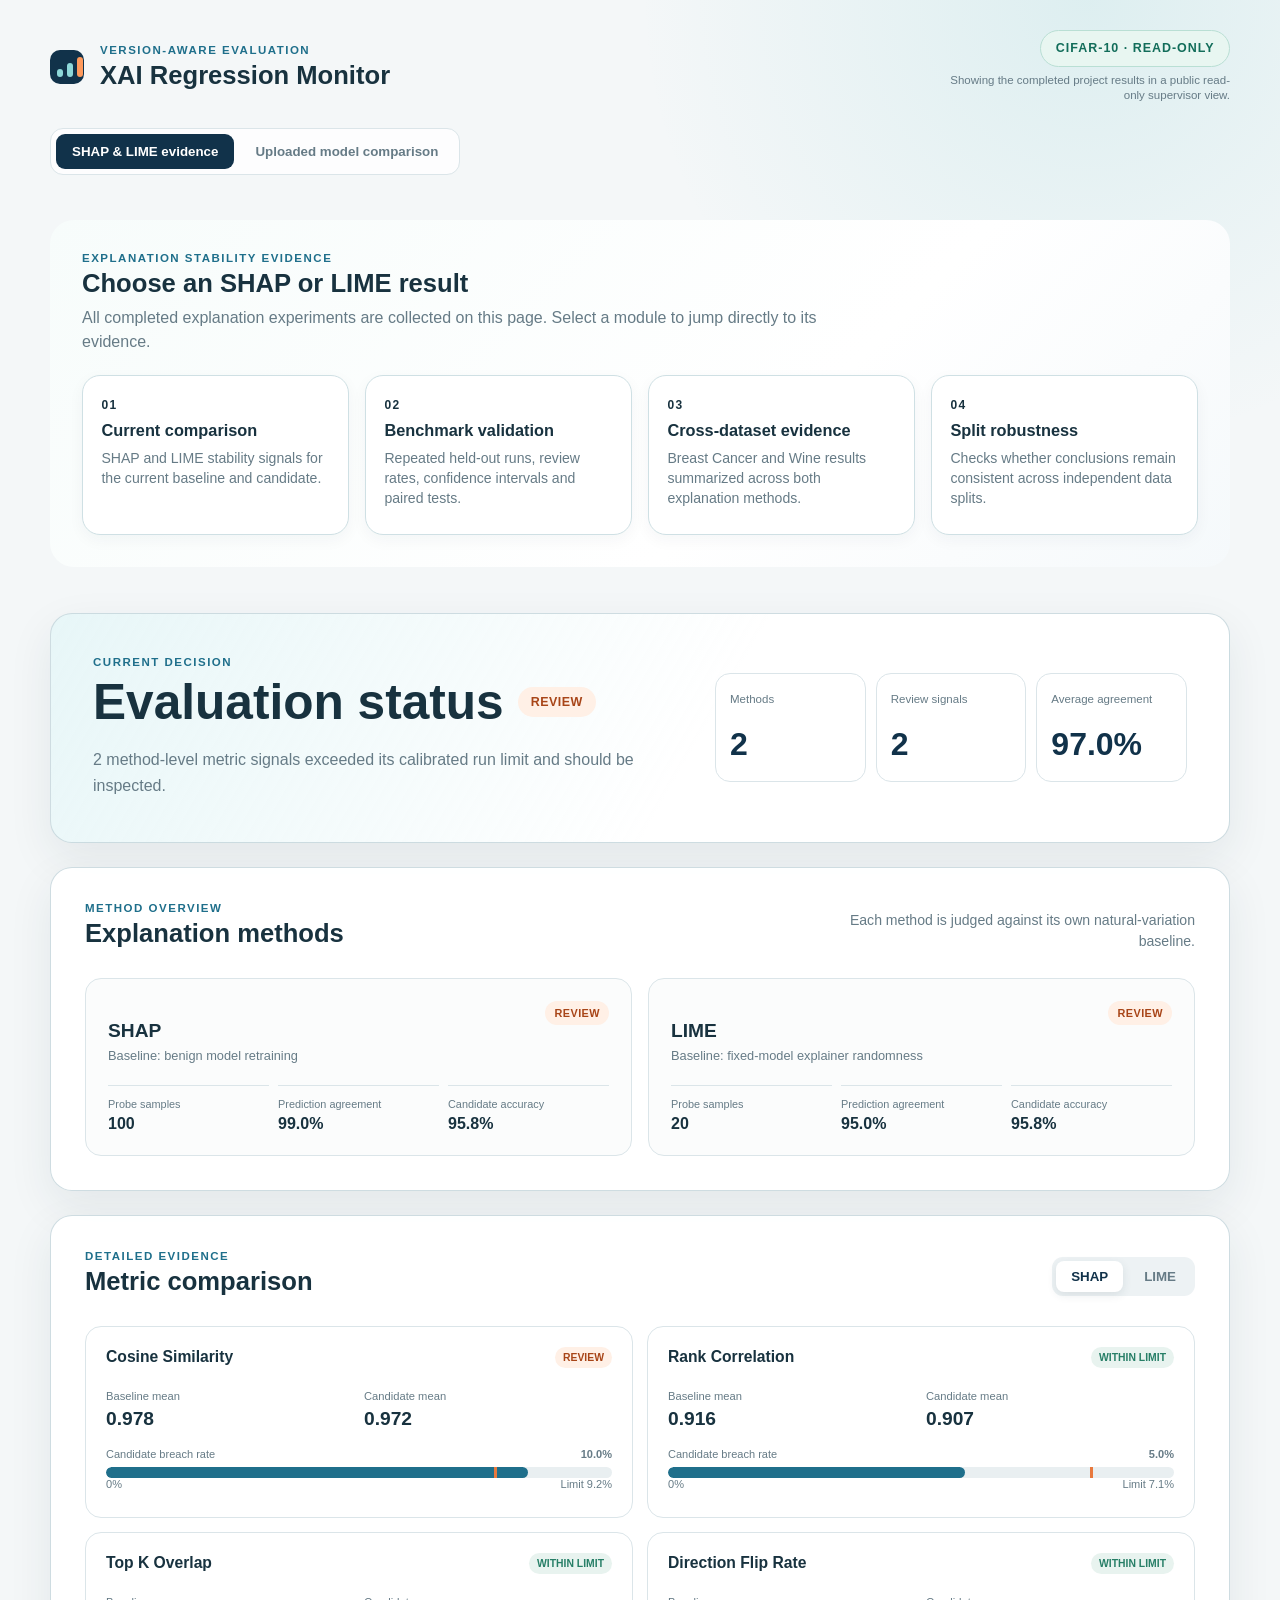
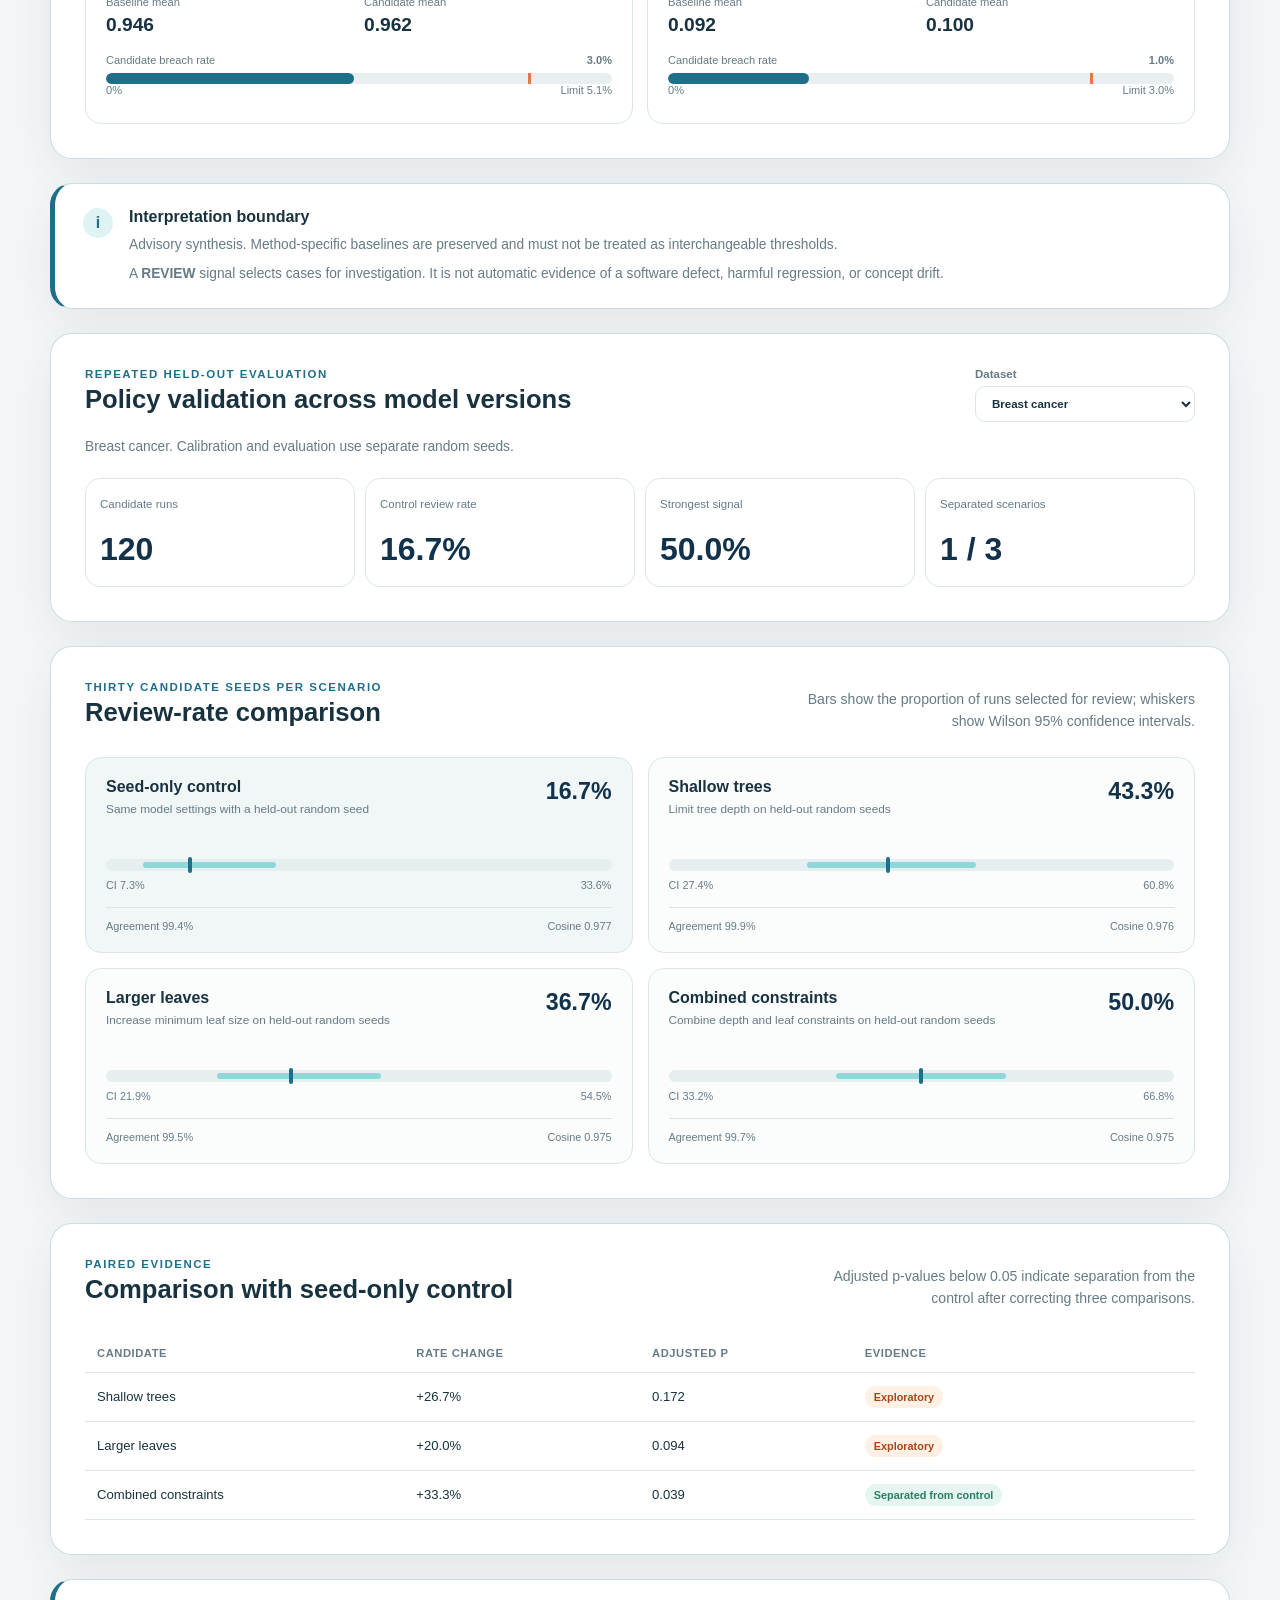
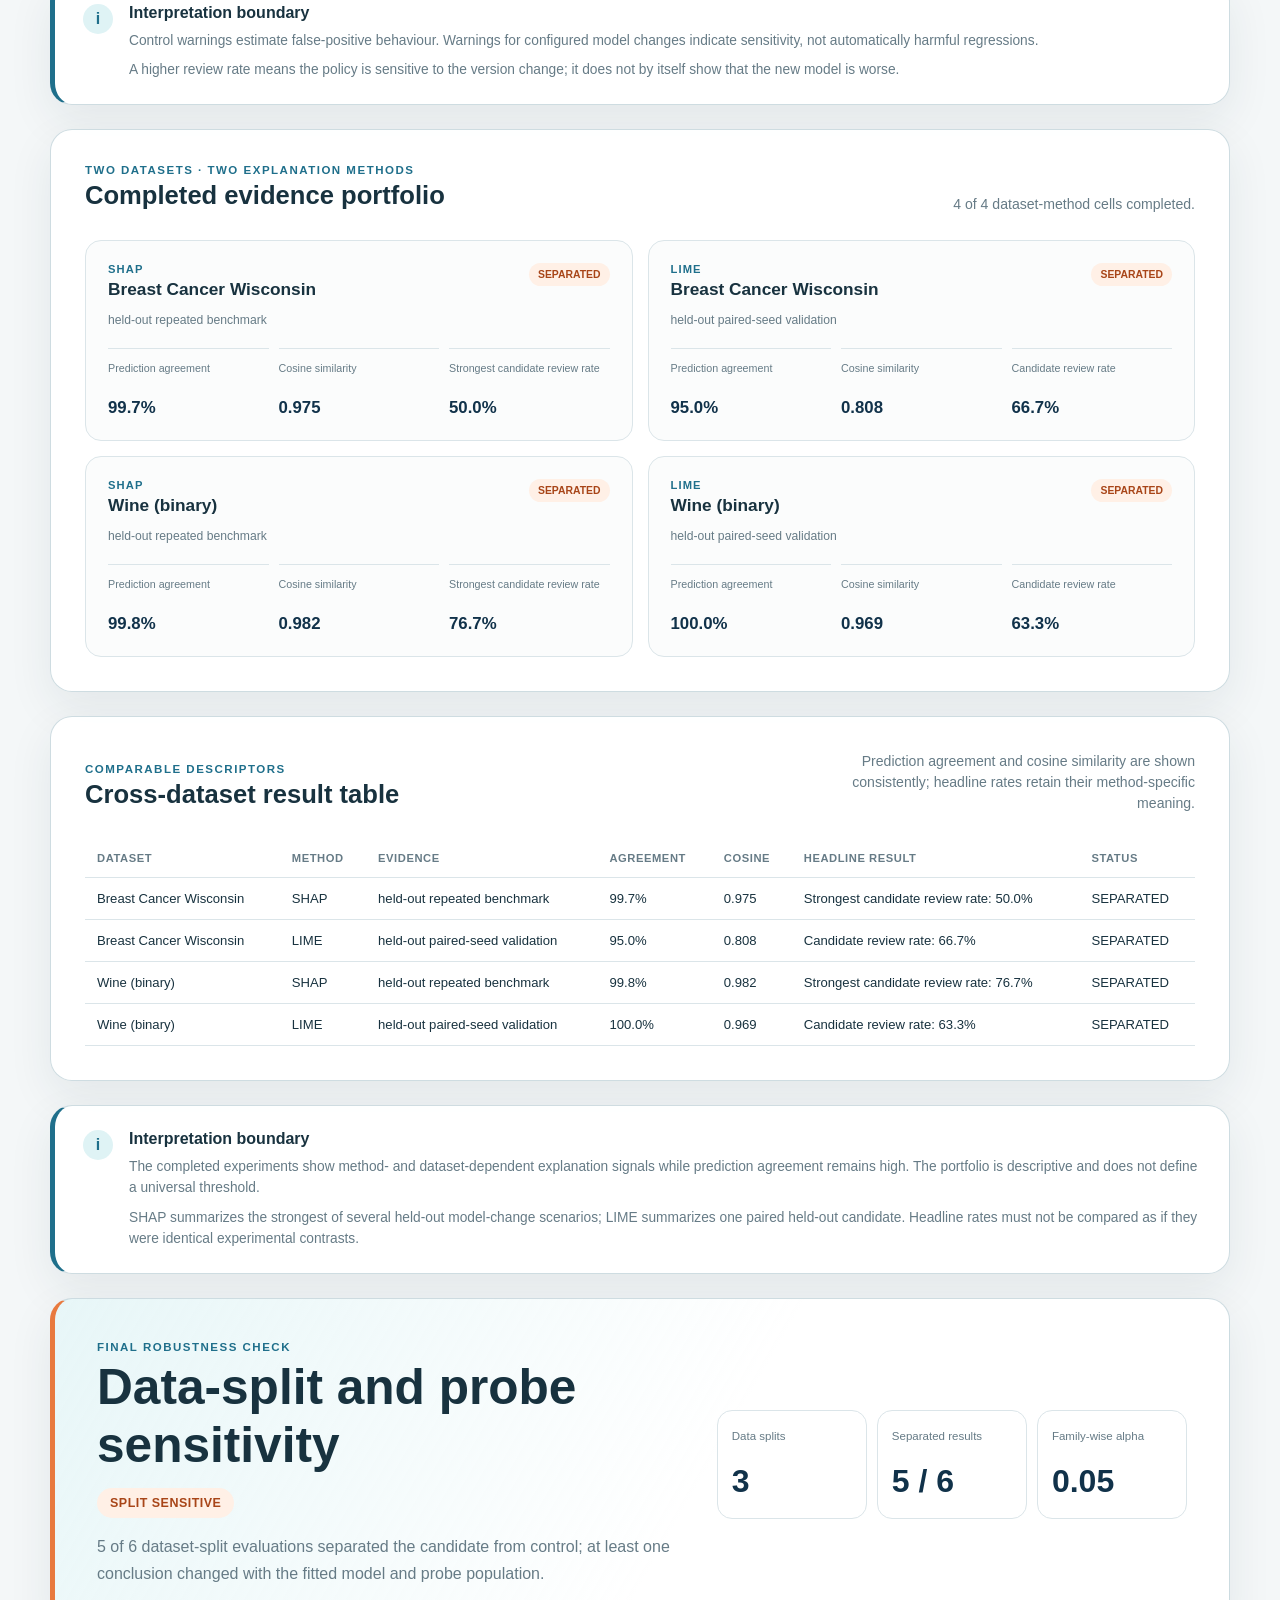
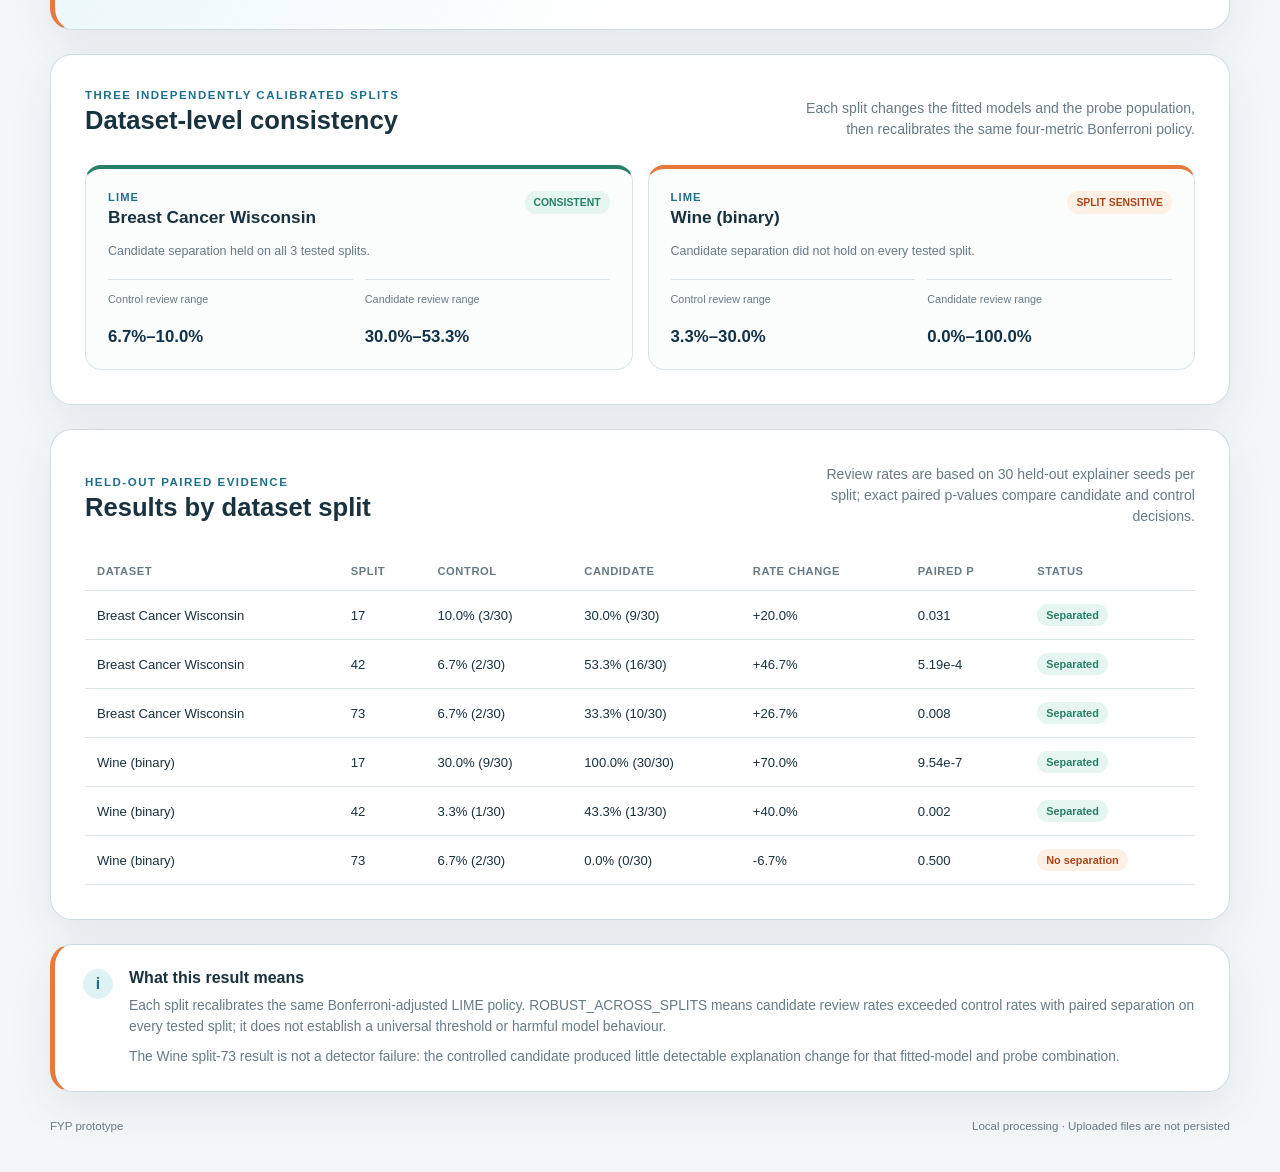
<file: index.html>
<!doctype html>
<html lang="en">
  <head>
    <meta charset="utf-8" />
    <meta name="viewport" content="width=device-width, initial-scale=1" />
    <meta
      name="description"
      content="Dashboard for version-aware SHAP and LIME regression testing"
    />
    <title>XAI Regression Monitor</title>
    <link rel="stylesheet" href="styles.css" />
  </head>
  <body class="readonly-cifar-demo">
    <header class="site-header">
      <div class="brand-mark" aria-hidden="true"><span></span><span></span><span></span></div>
      <div>
        <p class="eyebrow">Version-aware evaluation</p>
        <h1>XAI Regression Monitor</h1>
      </div>
      <div class="upload-area"><span class="readonly-badge">CIFAR-10 · READ-ONLY</span><p id="load-message" class="load-message" role="status" aria-live="polite"></p><input id="report-upload" hidden type="file" /></div>
    </header>

    <main>
      <nav class="view-tabs" aria-label="Dashboard view">
        <button class="view-tab active" data-view="xai" type="button">SHAP &amp; LIME evidence</button>
        <button class="view-tab" data-view="upload" type="button">Uploaded model comparison</button>
      </nav>

      <div id="comparison-view" class="dashboard-view">
      <section class="module-hub" aria-labelledby="xai-module-heading">
        <div class="module-hub-heading">
          <p class="eyebrow">Explanation stability evidence</p>
          <h2 id="xai-module-heading">Choose an SHAP or LIME result</h2>
          <p>All completed explanation experiments are collected on this page. Select a module to jump directly to its evidence.</p>
        </div>
        <div class="module-card-grid">
          <a class="module-card" href="#status-heading"><span>01</span><h3>Current comparison</h3><p>SHAP and LIME stability signals for the current baseline and candidate.</p></a>
          <a class="module-card" href="#benchmark-heading"><span>02</span><h3>Benchmark validation</h3><p>Repeated held-out runs, review rates, confidence intervals and paired tests.</p></a>
          <a class="module-card" href="#portfolio-heading"><span>03</span><h3>Cross-dataset evidence</h3><p>Breast Cancer and Wine results summarized across both explanation methods.</p></a>
          <a class="module-card" href="#robustness-heading"><span>04</span><h3>Split robustness</h3><p>Checks whether conclusions remain consistent across independent data splits.</p></a>
        </div>
      </section>
      <section class="status-panel" aria-labelledby="status-heading">
        <div>
          <p class="eyebrow">Current decision</p>
          <div class="status-title-row">
            <h2 id="status-heading">Evaluation status</h2>
            <span id="overall-status" class="status-badge">Loading</span>
          </div>
          <p id="status-explanation" class="status-explanation"></p>
        </div>
        <div class="summary-grid" aria-label="Report summary">
          <article><span>Methods</span><strong id="method-count">—</strong></article>
          <article><span>Review signals</span><strong id="flag-count">—</strong></article>
          <article><span>Average agreement</span><strong id="agreement-average">—</strong></article>
        </div>
      </section>

      <section class="content-section" aria-labelledby="methods-heading">
        <div class="section-heading">
          <div>
            <p class="eyebrow">Method overview</p>
            <h2 id="methods-heading">Explanation methods</h2>
          </div>
          <p>Each method is judged against its own natural-variation baseline.</p>
        </div>
        <div id="method-cards" class="method-grid"></div>
      </section>

      <section class="content-section" aria-labelledby="metrics-heading">
        <div class="section-heading metric-heading">
          <div>
            <p class="eyebrow">Detailed evidence</p>
            <h2 id="metrics-heading">Metric comparison</h2>
          </div>
          <div id="method-tabs" class="tabs" role="tablist" aria-label="Explanation method"></div>
        </div>
        <div id="metric-grid" class="metric-grid"></div>
      </section>

      <section class="interpretation-panel" aria-labelledby="interpretation-heading">
        <div class="interpretation-icon" aria-hidden="true">i</div>
        <div>
          <h2 id="interpretation-heading">Interpretation boundary</h2>
          <p id="interpretation-text"></p>
          <p>
            A <strong>REVIEW</strong> signal selects cases for investigation. It is not
            automatic evidence of a software defect, harmful regression, or concept drift.
          </p>
        </div>
      </section>

      </div>

      <div id="benchmark-view" class="dashboard-view" hidden>
        <section class="content-section benchmark-intro" aria-labelledby="benchmark-heading">
          <div class="section-heading benchmark-heading-row">
            <div>
              <p class="eyebrow">Repeated held-out evaluation</p>
              <h2 id="benchmark-heading">Policy validation across model versions</h2>
            </div>
            <label class="dataset-picker">
              Dataset
              <select id="benchmark-selector"></select>
            </label>
          </div>
          <p id="benchmark-context" class="benchmark-context"></p>
          <div id="benchmark-summary" class="summary-grid benchmark-summary"></div>
        </section>

        <section class="content-section" aria-labelledby="scenario-heading">
          <div class="section-heading">
            <div>
              <p class="eyebrow">Thirty candidate seeds per scenario</p>
              <h2 id="scenario-heading">Review-rate comparison</h2>
            </div>
            <p>Bars show the proportion of runs selected for review; whiskers show Wilson 95% confidence intervals.</p>
          </div>
          <div id="scenario-grid" class="scenario-grid"></div>
        </section>

        <section class="content-section" aria-labelledby="paired-heading">
          <div class="section-heading">
            <div>
              <p class="eyebrow">Paired evidence</p>
              <h2 id="paired-heading">Comparison with seed-only control</h2>
            </div>
            <p>Adjusted p-values below 0.05 indicate separation from the control after correcting three comparisons.</p>
          </div>
          <div class="table-scroll">
            <table class="comparison-table">
              <thead><tr><th>Candidate</th><th>Rate change</th><th>Adjusted p</th><th>Evidence</th></tr></thead>
              <tbody id="paired-results"></tbody>
            </table>
          </div>
        </section>

        <section class="interpretation-panel" aria-labelledby="benchmark-interpretation-heading">
          <div class="interpretation-icon" aria-hidden="true">i</div>
          <div>
            <h2 id="benchmark-interpretation-heading">Interpretation boundary</h2>
            <p id="benchmark-interpretation"></p>
            <p>A higher review rate means the policy is sensitive to the version change; it does not by itself show that the new model is worse.</p>
          </div>
        </section>
      </div>

      <div id="portfolio-view" class="dashboard-view" hidden>
        <section class="content-section" aria-labelledby="portfolio-heading">
          <div class="section-heading">
            <div>
              <p class="eyebrow">Two datasets · two explanation methods</p>
              <h2 id="portfolio-heading">Completed evidence portfolio</h2>
            </div>
            <p id="portfolio-coverage"></p>
          </div>
          <div id="portfolio-grid" class="portfolio-grid"></div>
        </section>

        <section class="content-section" aria-labelledby="portfolio-table-heading">
          <div class="section-heading">
            <div>
              <p class="eyebrow">Comparable descriptors</p>
              <h2 id="portfolio-table-heading">Cross-dataset result table</h2>
            </div>
            <p>Prediction agreement and cosine similarity are shown consistently; headline rates retain their method-specific meaning.</p>
          </div>
          <div class="table-scroll">
            <table class="comparison-table">
              <thead><tr><th>Dataset</th><th>Method</th><th>Evidence</th><th>Agreement</th><th>Cosine</th><th>Headline result</th><th>Status</th></tr></thead>
              <tbody id="portfolio-results"></tbody>
            </table>
          </div>
        </section>

        <section class="interpretation-panel" aria-labelledby="portfolio-interpretation-heading">
          <div class="interpretation-icon" aria-hidden="true">i</div>
          <div>
            <h2 id="portfolio-interpretation-heading">Interpretation boundary</h2>
            <p id="portfolio-interpretation"></p>
            <p id="portfolio-comparability"></p>
          </div>
        </section>
      </div>

      <div id="robustness-view" class="dashboard-view" hidden>
        <section class="status-panel robustness-status" aria-labelledby="robustness-heading">
          <div>
            <p class="eyebrow">Final robustness check</p>
            <div class="status-title-row">
              <h2 id="robustness-heading">Data-split and probe sensitivity</h2>
              <span id="robustness-status" class="status-badge">Loading</span>
            </div>
            <p id="robustness-explanation" class="status-explanation"></p>
          </div>
          <div id="robustness-summary" class="summary-grid"></div>
        </section>

        <section class="content-section" aria-labelledby="robustness-datasets-heading">
          <div class="section-heading">
            <div>
              <p class="eyebrow">Three independently calibrated splits</p>
              <h2 id="robustness-datasets-heading">Dataset-level consistency</h2>
            </div>
            <p>Each split changes the fitted models and the probe population, then recalibrates the same four-metric Bonferroni policy.</p>
          </div>
          <div id="robustness-dataset-grid" class="robustness-dataset-grid"></div>
        </section>

        <section class="content-section" aria-labelledby="robustness-table-heading">
          <div class="section-heading">
            <div>
              <p class="eyebrow">Held-out paired evidence</p>
              <h2 id="robustness-table-heading">Results by dataset split</h2>
            </div>
            <p>Review rates are based on 30 held-out explainer seeds per split; exact paired p-values compare candidate and control decisions.</p>
          </div>
          <div class="table-scroll">
            <table class="comparison-table">
              <thead><tr><th>Dataset</th><th>Split</th><th>Control</th><th>Candidate</th><th>Rate change</th><th>Paired p</th><th>Status</th></tr></thead>
              <tbody id="robustness-results"></tbody>
            </table>
          </div>
        </section>

        <section class="interpretation-panel warning-boundary" aria-labelledby="robustness-interpretation-heading">
          <div class="interpretation-icon" aria-hidden="true">i</div>
          <div>
            <h2 id="robustness-interpretation-heading">What this result means</h2>
            <p id="robustness-interpretation"></p>
            <p>The Wine split-73 result is not a detector failure: the controlled candidate produced little detectable explanation change for that fitted-model and probe combination.</p>
          </div>
        </section>
      </div>

      <div id="upload-view" class="dashboard-view" hidden>
        <section class="content-section upload-intro" aria-labelledby="upload-heading">
          <div class="section-heading">
            <div>
              <p class="eyebrow">Classification and regression</p>
              <h2 id="upload-heading">Compare your Model V1 and Model V2</h2>
            </div>
            <p>Run trusted model versions on the same labelled samples and inspect exactly which predictions or numeric errors changed.</p>
          </div>
          <div class="local-warning">
            <strong>Local prototype:</strong> only load <code>.joblib</code> files that you trust. Files are processed in memory by the local server and are not saved.
          </div>
        </section>

        <section class="content-section" aria-labelledby="upload-files-heading">
          <div class="section-heading">
            <div>
              <p class="eyebrow">Model collection and shared evidence</p>
              <h2 id="upload-files-heading">Upload comparison inputs</h2>
            </div>
            <p>All models must accept the same feature columns. The CSV must include the known label for every sample.</p>
          </div>
          <form id="classification-upload-form" class="comparison-upload-form">
            <label class="file-field task-field">
              <span>Prediction task</span>
              <small>Select the model output type</small>
              <select id="upload-task-selector">
                <option value="classification">Classification</option>
                <option value="regression">Regression</option>
              </select>
            </label>
            <label class="file-field">
              <span>Model file 1</span>
              <small>Trusted estimator</small>
              <input id="model-v1-upload" name="model_v1" type="file" accept=".joblib" required />
            </label>
            <label class="file-field">
              <span>Model file 2</span>
              <small>Trusted estimator</small>
              <input id="model-v2-upload" name="model_v2" type="file" accept=".joblib" required />
            </label>
            <label class="file-field">
              <span>Labelled dataset</span>
              <small>CSV, up to 5,000 rows</small>
              <input id="dataset-upload" name="dataset" type="file" accept=".csv,text/csv" required />
            </label>
            <label class="file-field">
              <span>Manifest <em>optional</em></span>
              <small>Upload JSON or build it below</small>
              <input id="manifest-upload" name="manifest" type="file" accept=".json,application/json" />
            </label>
            <details id="manifest-builder" class="manifest-builder">
              <summary>Build manifest from CSV columns</summary>
              <p id="manifest-builder-message">Choose a labelled CSV first.</p>
              <div class="manifest-builder-grid">
                <label>Label column <select id="manifest-label-column"><option value="">Choose CSV first</option></select></label>
                <label>Sample ID <select id="manifest-id-column"><option value="">None</option></select></label>
                <label class="classification-only">Image filename <select id="manifest-image-column"><option value="">None</option></select></label>
                <label class="classification-only">Image height <input id="manifest-image-height" type="number" min="1" placeholder="e.g. 28" /></label>
                <label class="classification-only">Image width <input id="manifest-image-width" type="number" min="1" placeholder="e.g. 28" /></label>
                <label class="classification-only">Image channels <select id="manifest-image-channels"><option value="1">1 · grayscale</option><option value="3">3 · RGB</option><option value="4">4 · RGBA</option></select></label>
              </div>
              <label class="trust-check"><input id="manifest-trust-models" type="checkbox" /> I confirm that these model files come from a trusted source.</label>
              <p class="table-note">All remaining CSV columns become model features in their existing order.</p>
            </details>
            <label class="file-field optional-image-field">
              <span>Additional models <em>optional</em></span>
              <small>Select up to three more trusted .joblib models</small>
              <input id="additional-models-upload" type="file" accept=".joblib" multiple />
              <div id="additional-model-names" class="selected-file-list" aria-live="polite">
                <span class="selected-file-empty">No additional models selected</span>
              </div>
            </label>
            <div class="model-pair-picker">
              <label>Baseline model
                <select id="baseline-model-selector"></select>
              </label>
              <span aria-hidden="true">→</span>
              <label>Candidate model
                <select id="candidate-model-selector"></select>
              </label>
              <p id="model-collection-message">Upload two to five models, then select the pair to compare.</p>
            </div>
            <label class="file-field optional-image-field classification-only">
              <span>Sample images <em>optional</em></span>
              <small>ZIP of PNG, JPEG, WebP or GIF files referenced by the CSV</small>
              <input id="images-upload" name="images" type="file" accept=".zip,application/zip" />
            </label>
            <section id="upload-readiness" class="upload-readiness" aria-labelledby="upload-readiness-heading">
              <div class="upload-readiness-head">
                <div><span class="eyebrow">Before you run</span><h3 id="upload-readiness-heading">Selection summary</h3></div>
                <strong id="upload-readiness-status" class="readiness-status incomplete">Incomplete</strong>
              </div>
              <dl class="upload-readiness-grid">
                <div><dt>Task</dt><dd id="readiness-task">Classification</dd></div>
                <div><dt>Dataset</dt><dd id="readiness-dataset">Not selected</dd></div>
                <div><dt>Models</dt><dd id="readiness-model-count">0 selected</dd></div>
                <div><dt>Manifest</dt><dd id="readiness-manifest">Not ready</dd></div>
                <div><dt>Baseline (V1)</dt><dd id="readiness-baseline">Not selected</dd></div>
                <div><dt>Candidate (V2)</dt><dd id="readiness-candidate">Not selected</dd></div>
              </dl>
              <p id="upload-readiness-message" class="table-note">Choose two trusted models and one labelled CSV.</p>
            </section>
            <div class="upload-actions">
              <button id="run-upload-comparison" class="primary-action" type="submit">Run local comparison</button>
              <a href="data/upload-manifest-example.json" download>Download example manifest</a>
              <p id="upload-comparison-message" role="status" aria-live="polite"></p>
            </div>
          </form>
        </section>

        <section id="upload-validation" class="content-section upload-validation" aria-labelledby="upload-validation-heading" hidden>
          <div class="section-heading">
            <div>
              <p class="eyebrow">Preflight check</p>
              <h2 id="upload-validation-heading">Upload compatibility</h2>
            </div>
            <p id="upload-validation-summary"></p>
          </div>
          <div id="upload-validation-grid" class="upload-validation-grid"></div>
        </section>

        <section id="candidate-verdict" class="content-section candidate-verdict" aria-labelledby="candidate-verdict-heading" hidden>
          <div class="candidate-verdict-copy">
            <p class="eyebrow">Paired evidence conclusion</p>
            <h2 id="candidate-verdict-heading">Candidate result</h2>
            <p id="candidate-verdict-message"></p>
          </div>
          <strong id="candidate-verdict-status" class="candidate-verdict-status inconclusive">Inconclusive</strong>
        </section>

        <div id="upload-results" hidden>
          <section class="module-hub uploaded-module-hub" aria-labelledby="uploaded-module-heading">
            <div class="module-hub-heading">
              <p class="eyebrow">Completed CIFAR-10 comparison</p>
              <h2 id="uploaded-module-heading">Choose a comparison result</h2>
              <p>The uploaded models are evaluated on the same 1,000 labelled images. Select a module to inspect the result you need.</p>
            </div>
            <div class="module-card-grid uploaded-module-grid">
              <a class="module-card" href="#model-overview-heading"><span>01</span><h3>Model overview</h3><p>Rank all uploaded models by accuracy, macro F1 and pairwise agreement.</p></a>
              <a class="module-card" href="#upload-results-heading"><span>02</span><h3>Selected pair</h3><p>Compare the chosen baseline and candidate on headline performance.</p></a>
              <a class="module-card" href="#paired-evidence-heading"><span>03</span><h3>Statistical evidence</h3><p>McNemar evidence for whether the accuracy difference exceeds sample noise.</p></a>
              <a class="module-card" href="#transition-heading"><span>04</span><h3>Version transitions</h3><p>Count samples that improved, regressed, stayed correct or stayed wrong.</p></a>
              <a class="module-card" href="#class-diagnostics-heading"><span>05</span><h3>Class diagnosis</h3><p>Precision, recall and F1 changes for every CIFAR-10 class.</p></a>
              <a class="module-card" href="#confusion-matrix-heading"><span>06</span><h3>Confusion matrices</h3><p>See exactly which actual classes each model predicts correctly or confuses.</p></a>
              <a class="module-card" href="#confusion-diagnostics-heading"><span>07</span><h3>Error paths</h3><p>Compare the most important actual-to-predicted misclassification routes.</p></a>
              <a class="module-card" href="#sample-results-heading"><span>08</span><h3>Images &amp; explanations</h3><p>Inspect individual images, predictions, confidence and explanation maps.</p></a>
            </div>
          </section>
          <section class="content-section" aria-labelledby="model-overview-heading">
            <div class="section-heading">
              <div>
                <p class="eyebrow">All uploaded models</p>
                <h2 id="model-overview-heading">Model performance overview</h2>
              </div>
              <p>Accuracy ranks every uploaded model on the same labelled samples; macro F1 weights every class equally. SHA-256 fingerprints identify the exact uploaded model bytes.</p>
            </div>
            <div id="model-overview-grid" class="model-overview-grid"></div>
            <div class="table-scroll">
              <table class="comparison-table agreement-table">
                <thead><tr><th>Model pair</th><th>Prediction agreement</th></tr></thead>
                <tbody id="model-agreement-results"></tbody>
              </table>
            </div>
          </section>

          <section class="status-panel upload-status" aria-labelledby="upload-results-heading">
            <div>
              <p class="eyebrow">Uploaded comparison</p>
              <h2 id="upload-results-heading">Prediction-level result</h2>
              <p id="upload-scope-note" class="status-explanation">Accuracy summarizes the versions; the table below shows the concrete sample-level changes behind it.</p>
            </div>
            <div class="summary-grid upload-summary" aria-label="Uploaded model summary">
              <article><span>Samples</span><strong id="upload-total">—</strong></article>
              <article><span id="upload-v1-label">V1 accuracy</span><strong id="upload-v1-accuracy">—</strong></article>
              <article><span id="upload-v2-label">V2 accuracy</span><strong id="upload-v2-accuracy">—</strong></article>
              <article><span id="upload-v1-f1-label">V1 macro F1</span><strong id="upload-v1-f1">—</strong></article>
              <article><span id="upload-v2-f1-label">V2 macro F1</span><strong id="upload-v2-f1">—</strong></article>
              <article><span>Prediction agreement</span><strong id="upload-agreement">—</strong></article>
            </div>
          </section>

          <section class="content-section paired-evidence" aria-labelledby="paired-evidence-heading">
            <div class="section-heading">
              <div>
                <p class="eyebrow">Paired evidence</p>
                <h2 id="paired-evidence-heading">Is the accuracy change larger than sample noise?</h2>
              </div>
              <p id="paired-evidence-note">Exact McNemar uses only samples where one version was correct and the other was wrong.</p>
            </div>
            <div class="summary-grid paired-evidence-grid">
              <article><span>Accuracy change</span><strong id="paired-accuracy-change">—</strong></article>
              <article><span>Discordant samples</span><strong id="paired-discordant-count">—</strong></article>
              <article><span>Exact p-value</span><strong id="paired-p-value">—</strong></article>
              <article><span>Evidence</span><strong id="paired-evidence-status">—</strong></article>
            </div>
          </section>

          <section class="content-section export-panel" aria-labelledby="comparison-export-heading">
            <div class="section-heading">
              <div>
                <p class="eyebrow">Local audit artifacts</p>
                <h2 id="comparison-export-heading">Download comparison results</h2>
              </div>
              <p>Exports are generated in your browser. No additional file is sent to the server.</p>
            </div>
            <div class="export-actions">
              <button id="download-comparison-json" class="secondary-action" type="button">Download JSON report</button>
              <button id="download-comparison-summary" class="secondary-action" type="button">Download readable summary</button>
              <button id="download-samples-csv" class="secondary-action" type="button">Download sample CSV</button>
            </div>
          </section>

          <section class="content-section" aria-labelledby="transition-heading">
            <div class="section-heading">
              <div>
                <p class="eyebrow">Version transitions</p>
                <h2 id="transition-heading">What changed from V1 to V2</h2>
              </div>
              <p>“Wrong → correct” is an improvement; “correct → wrong” is a regression on the supplied labelled sample.</p>
            </div>
            <div id="upload-transition-grid" class="transition-grid"></div>
          </section>

          <section class="content-section" aria-labelledby="prediction-flow-heading">
            <div class="section-heading">
              <div>
                <p class="eyebrow">Prediction direction</p>
                <h2 id="prediction-flow-heading">Where predictions moved</h2>
              </div>
              <p>Each path groups images by V1 and V2 predicted class. Select a path to inspect its images below.</p>
            </div>
            <p id="prediction-flow-summary" class="prediction-flow-summary"></p>
            <p class="prediction-flow-legend"><span class="improved">Fixed</span><span class="regressed">Regressed</span><span class="changed-wrong">Changed between wrong classes</span></p>
            <div id="prediction-flow-list" class="prediction-flow-list"></div>
            <div class="prediction-flow-actions">
              <button id="prediction-flow-show-all" class="secondary-action" type="button" hidden>Show all paths</button>
              <button id="prediction-flow-clear" class="secondary-action" type="button" hidden>Clear selected path</button>
            </div>
          </section>

          <section class="content-section" aria-labelledby="class-diagnostics-heading">
            <div class="section-heading">
              <div>
                <p class="eyebrow">Class-level diagnosis</p>
                <h2 id="class-diagnostics-heading">Where performance changed</h2>
              </div>
              <p>Precision measures false-positive control, recall measures captured examples, and F1 balances both. Positive F1 changes favor the candidate.</p>
            </div>
            <div class="table-scroll">
              <table class="comparison-table class-diagnostics-table">
                <thead><tr><th>Actual class</th><th>Samples</th><th id="class-v1-heading">V1 accuracy</th><th>V1 precision</th><th>V1 recall</th><th>V1 F1</th><th id="class-v2-heading">V2 accuracy</th><th>V2 precision</th><th>V2 recall</th><th>V2 F1</th><th>F1 change</th></tr></thead>
                <tbody id="class-diagnostics-results"></tbody>
              </table>
            </div>
          </section>

          <section class="content-section" aria-labelledby="confusion-matrix-heading">
            <div class="section-heading">
              <div>
                <p class="eyebrow">Confusion matrices</p>
                <h2 id="confusion-matrix-heading">Actual versus predicted classes</h2>
              </div>
              <p>Rows are actual classes and columns are predictions. Darker diagonal cells are correct; off-diagonal cells are errors.</p>
            </div>
            <div class="confusion-matrix-grid">
              <article>
                <h3 id="confusion-matrix-v1-title">V1</h3>
                <div id="confusion-matrix-v1" class="confusion-matrix-wrap"></div>
              </article>
              <article>
                <h3 id="confusion-matrix-v2-title">V2</h3>
                <div id="confusion-matrix-v2" class="confusion-matrix-wrap"></div>
              </article>
            </div>
          </section>

          <section class="content-section" aria-labelledby="confusion-diagnostics-heading">
            <div class="section-heading">
              <div>
                <p class="eyebrow">Misclassification paths</p>
                <h2 id="confusion-diagnostics-heading">Which classes were confused</h2>
              </div>
              <p>A negative error change means the candidate made fewer mistakes for that actual-to-predicted class pair.</p>
            </div>
            <div class="table-scroll">
              <table class="comparison-table confusion-diagnostics-table">
                <thead><tr><th>Actual class</th><th>Predicted as</th><th id="confusion-v1-heading">V1 errors</th><th id="confusion-v2-heading">V2 errors</th><th>Error change</th></tr></thead>
                <tbody id="confusion-diagnostics-results"></tbody>
              </table>
            </div>
            <p id="confusion-empty-message" class="table-note" hidden>Neither selected model made a classification error on these samples.</p>
          </section>

          <section class="content-section" aria-labelledby="sample-results-heading">
            <div class="section-heading">
              <div>
                <p class="eyebrow">Concrete examples</p>
                <h2 id="sample-results-heading">Sample-by-sample predictions</h2>
                <p id="confidence-risk-summary" class="confidence-risk-summary"></p>
              </div>
              <div class="triage-controls" aria-label="Sample triage controls">
                <label>High confidence (%)
                  <input id="confidence-threshold-input" type="number" min="50" max="100" step="1" value="80" />
                </label>
                <label>Drift similarity (%)
                  <input id="explanation-threshold-input" type="number" min="0" max="100" step="0.1" value="80" />
                </label>
                <label>Show
                  <select id="upload-transition-filter">
                  <option value="all">All samples</option>
                  <option value="v1_correct_v2_wrong">Correct → wrong</option>
                  <option value="v1_wrong_v2_correct">Wrong → correct</option>
                  <option value="both_correct">Both correct</option>
                  <option value="both_wrong">Both wrong</option>
                  <option value="v2_high_confidence_wrong">V2 high-confidence errors</option>
                  <option value="high_confidence_regression">High-confidence regressions</option>
                  <option value="explanation_drift">Explanation drift</option>
                  <option value="hidden_explanation_drift">Same prediction, changed explanation</option>
                  </select>
                </label>
              </div>
            </div>
            <p id="explanation-threshold-source" class="table-note"></p>
            <div id="explanation-method-summary" class="explanation-method-summary" aria-label="Active explanation methods">
              <article><span id="explanation-v1-model">Model V1</span><strong id="explanation-v1-method">Explanation unavailable</strong><small id="explanation-v1-note"></small></article>
              <article><span id="explanation-v2-model">Model V2</span><strong id="explanation-v2-method">Explanation unavailable</strong><small id="explanation-v2-note"></small></article>
              <p id="explanation-policy-note" class="explanation-policy-note"></p>
            </div>
            <div class="drift-gallery-panel" aria-labelledby="drift-gallery-heading">
              <div class="drift-gallery-heading">
                <div>
                  <p class="eyebrow">Explanation review queue</p>
                  <h3 id="drift-gallery-heading">Same prediction, changed explanation</h3>
                </div>
                <p id="drift-gallery-summary"></p>
              </div>
              <div id="drift-gallery" class="drift-gallery"></div>
              <p id="drift-gallery-empty" class="table-note"></p>
            </div>
            <div class="table-scroll">
              <table class="comparison-table sample-table">
                <thead><tr><th>Image</th><th>Sample</th><th>Actual</th><th id="v1-prediction-heading">V1 prediction</th><th id="v1-confidence-heading">V1 confidence</th><th id="v2-prediction-heading">V2 prediction</th><th id="v2-confidence-heading">V2 confidence</th><th>Explanation similarity</th><th>Transition</th><th>Explanation</th></tr></thead>
                <tbody id="upload-sample-results"></tbody>
              </table>
            </div>
            <p id="upload-table-note" class="table-note"></p>
          </section>

          <section class="interpretation-panel" aria-labelledby="upload-boundary-heading">
            <div class="interpretation-icon" aria-hidden="true">i</div>
            <div>
              <h2 id="upload-boundary-heading">Current scope</h2>
              <ul id="upload-limitations" class="limitation-list"></ul>
            </div>
          </section>
        </div>

        <div id="regression-results" hidden>
          <section class="content-section" aria-labelledby="regression-overview-heading">
            <div class="section-heading">
              <div><p class="eyebrow">All uploaded regressors</p><h2 id="regression-overview-heading">Regression model overview</h2></div>
              <p>Models are ranked by MAE on the same labelled samples; lower MAE and RMSE are better.</p>
            </div>
            <div id="regression-model-overview-grid" class="model-overview-grid"></div>
          </section>
          <section class="content-section export-panel" aria-labelledby="regression-export-heading">
            <div class="section-heading">
              <div><p class="eyebrow">Regression audit artifacts</p><h2 id="regression-export-heading">Download regression results</h2></div>
              <p>Exports are created in the browser and include the selected pair plus the complete model ranking.</p>
            </div>
            <div class="export-actions">
              <button id="download-regression-json" class="secondary-action" type="button">Download JSON report</button>
              <button id="download-regression-summary" class="secondary-action" type="button">Download readable summary</button>
              <button id="download-regression-samples-csv" class="secondary-action" type="button">Download sample errors CSV</button>
              <button id="download-regression-ranking-csv" class="secondary-action" type="button">Download model ranking CSV</button>
            </div>
          </section>
          <section class="status-panel regression-status" aria-labelledby="regression-results-heading">
            <div>
              <p class="eyebrow">Uploaded regression comparison</p>
              <h2 id="regression-results-heading">Numeric prediction result</h2>
              <div class="result-model-pair" aria-label="Selected regression model pair">
                <span><b>V1</b><strong id="regression-v1-name">Model V1</strong></span>
                <i aria-hidden="true">→</i>
                <span><b>V2</b><strong id="regression-v2-name">Model V2</strong></span>
              </div>
              <p id="regression-scope-note" class="status-explanation"></p>
            </div>
            <div class="summary-grid regression-summary">
              <article><span>V1 MAE</span><strong id="regression-v1-mae">—</strong></article>
              <article><span>V2 MAE</span><strong id="regression-v2-mae">—</strong></article>
              <article><span>V1 RMSE</span><strong id="regression-v1-rmse">—</strong></article>
              <article><span>V2 RMSE</span><strong id="regression-v2-rmse">—</strong></article>
              <article><span>V1 R²</span><strong id="regression-v1-r2">—</strong></article>
              <article><span>V2 R²</span><strong id="regression-v2-r2">—</strong></article>
            </div>
          </section>
          <section class="content-section" aria-labelledby="regression-transition-heading">
            <div class="section-heading">
              <div><p class="eyebrow">Paired error changes</p><h2 id="regression-transition-heading">Which samples improved?</h2></div>
              <p id="regression-evidence-note"></p>
            </div>
            <div id="regression-outcome-grid" class="transition-grid"></div>
          </section>
          <section class="content-section" aria-labelledby="regression-visual-heading">
            <div class="section-heading">
              <div><p class="eyebrow">Visual comparison</p><h2 id="regression-visual-heading">Where did predictions change?</h2></div>
              <p>Points closer to the diagonal are more accurate; bars below zero favor V2.</p>
            </div>
            <div class="regression-visual-grid">
              <figure class="regression-chart-card">
                <figcaption>Actual versus predicted</figcaption>
                <svg id="regression-parity-chart" class="regression-chart" role="img" aria-label="Actual versus predicted values for model V1 and model V2"></svg>
                <div class="chart-legend"><span id="regression-legend-v1" class="legend-v1">V1</span><span id="regression-legend-v2" class="legend-v2">V2</span><span class="legend-reference">Perfect prediction</span></div>
              </figure>
              <figure class="regression-chart-card">
                <figcaption>Per-sample absolute-error change</figcaption>
                <svg id="regression-error-chart" class="regression-chart" role="img" aria-label="Change in absolute error from model V1 to model V2"></svg>
                <p class="chart-note">Negative values indicate improvement; positive values indicate regression.</p>
              </figure>
            </div>
          </section>
          <section class="content-section" aria-labelledby="regression-importance-heading">
            <div class="section-heading">
              <div><p class="eyebrow">Model explanation</p><h2 id="regression-importance-heading">Permutation feature importance</h2></div>
              <p id="regression-importance-note">MAE increase after shuffling one feature; larger values indicate stronger reliance.</p>
            </div>
            <div id="regression-importance-results" class="regression-importance-list"></div>
          </section>
          <section class="content-section" aria-labelledby="regression-samples-heading">
            <div class="section-heading">
              <div><p class="eyebrow">Concrete numeric examples</p><h2 id="regression-samples-heading">Sample-by-sample errors</h2></div>
              <label class="dataset-picker">Show
                <select id="regression-outcome-filter">
                  <option value="all">All samples</option>
                  <option value="improved">Improved</option>
                  <option value="worsened">Worsened</option>
                  <option value="unchanged">Unchanged</option>
                </select>
              </label>
            </div>
            <div class="table-scroll">
              <table class="comparison-table regression-sample-table">
                <thead><tr><th>Sample</th><th>Actual</th><th id="regression-v1-prediction-heading">V1 prediction</th><th id="regression-v1-error-heading">V1 absolute error</th><th id="regression-v2-prediction-heading">V2 prediction</th><th id="regression-v2-error-heading">V2 absolute error</th><th>Error change</th><th>Outcome</th></tr></thead>
                <tbody id="regression-sample-results"></tbody>
              </table>
            </div>
            <p id="regression-table-note" class="table-note"></p>
          </section>
        </div>
      </div>

      <dialog id="explanation-dialog" class="explanation-dialog">
        <div class="explanation-dialog-head">
          <div>
            <p class="eyebrow">Sample explanation</p>
            <h2 id="explanation-dialog-title">Model contribution comparison</h2>
          </div>
          <button id="close-explanation-dialog" class="dialog-close" type="button" aria-label="Close explanation">×</button>
        </div>
        <div class="explanation-meta" id="explanation-meta"></div>
        <div class="explanation-visuals">
          <figure>
            <img id="explanation-original" class="explanation-original" alt="Selected sample" />
            <figcaption>Original image</figcaption>
          </figure>
          <figure>
            <div id="v1-heatmap" class="pixel-heatmap" aria-label="Model V1 pixel contribution map"></div>
            <figcaption id="v1-heatmap-caption">Model V1</figcaption>
          </figure>
          <figure>
            <div id="v2-heatmap" class="pixel-heatmap" aria-label="Model V2 pixel contribution map"></div>
            <figcaption id="v2-heatmap-caption">Model V2</figcaption>
          </figure>
        </div>
        <div class="heatmap-legend"><span class="negative"></span> Opposes predicted class <span class="neutral"></span> Little influence <span class="positive"></span> Supports predicted class</div>
        <p id="explanation-boundary" class="explanation-boundary"></p>
      </dialog>

    </main>

    <footer>
      <span>FYP prototype</span>
      <span>Local processing · Uploaded files are not persisted</span>
    </footer>
    <script src="app.js" defer></script>
  </body>
</html>
</file>
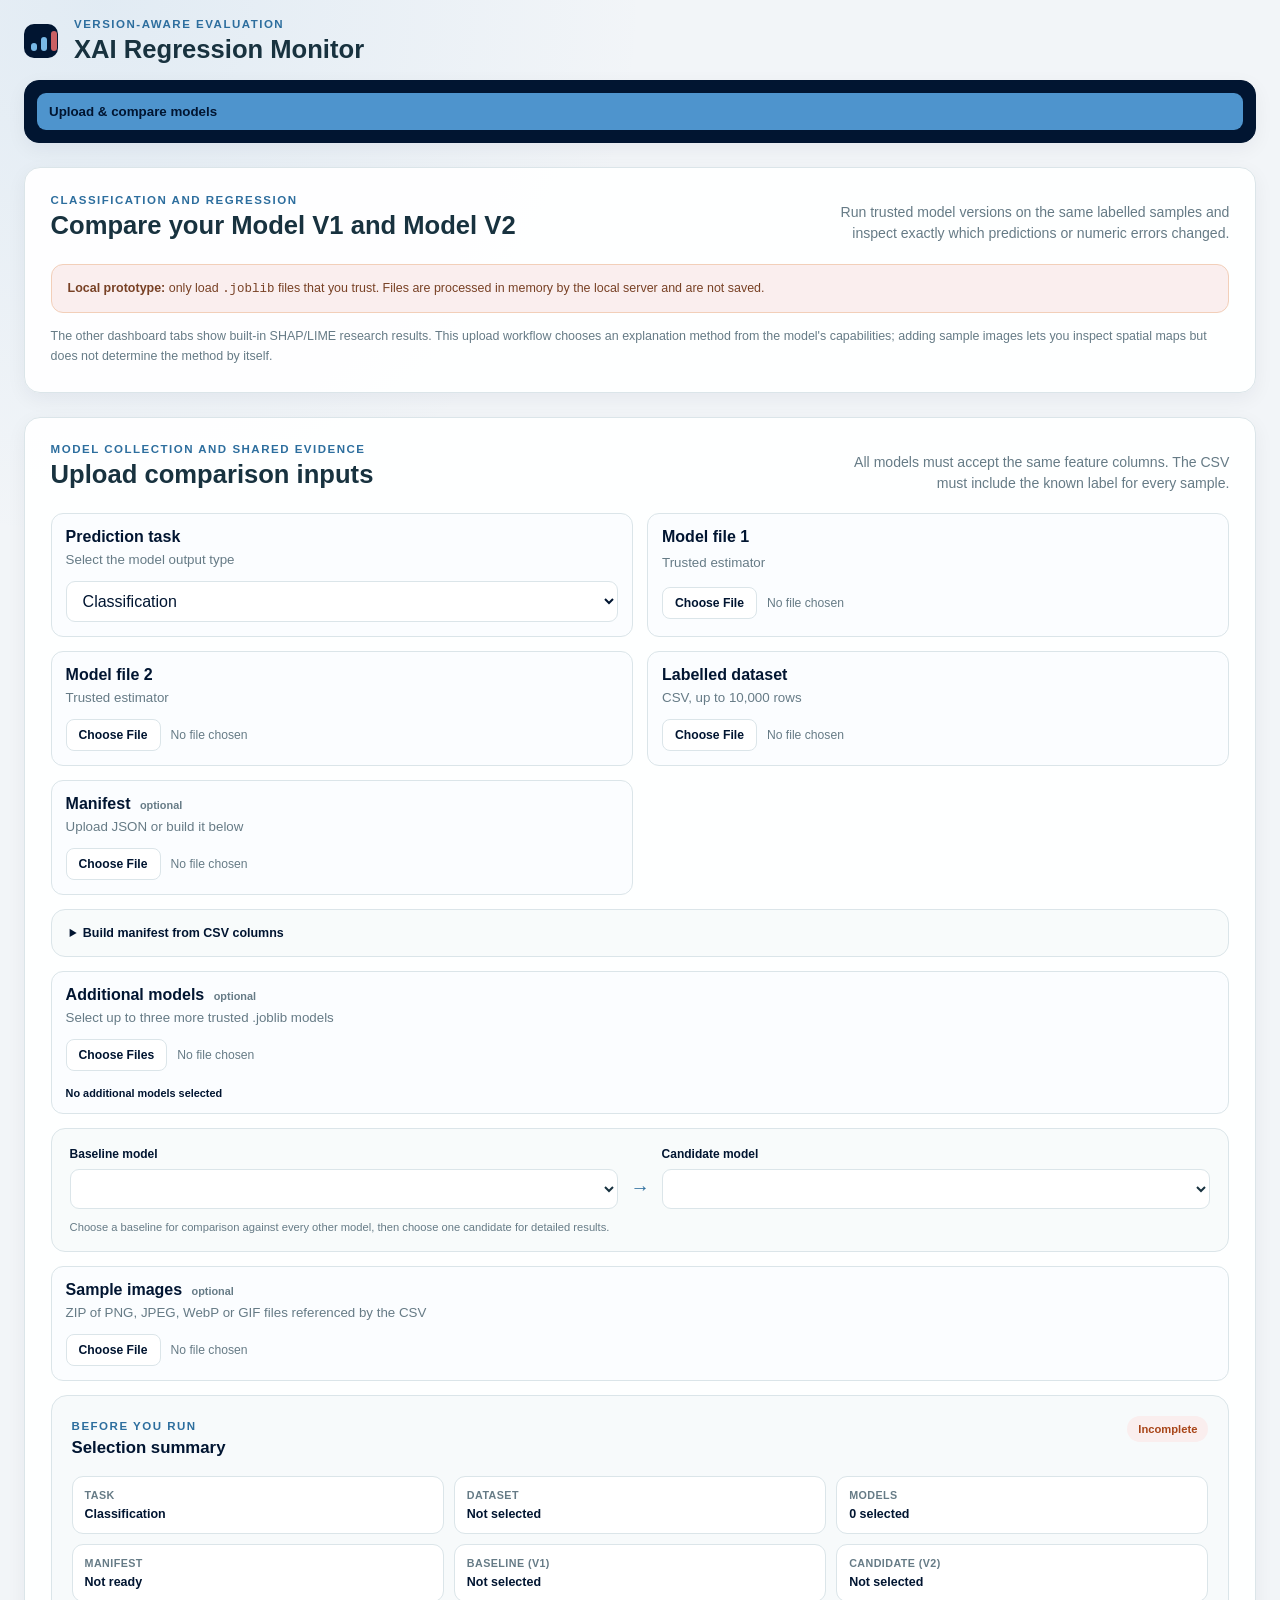
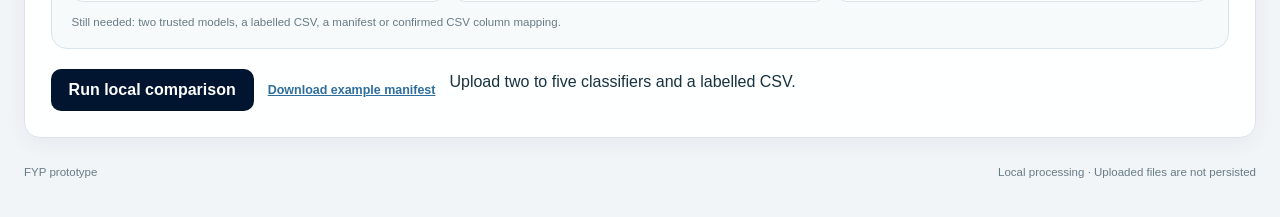
<file: dashboard/index.html>
<!doctype html>
<html lang="en">
  <head>
    <meta charset="utf-8" />
    <meta name="viewport" content="width=device-width, initial-scale=1" />
    <meta
      name="description"
      content="Dashboard for version-aware SHAP and LIME regression testing"
    />
    <title>XAI Regression Monitor</title>
    <link rel="stylesheet" href="styles.css?v=20261116-1" />
  </head>
  <body>
    <header class="site-header">
      <div class="brand-mark" aria-hidden="true"><span></span><span></span><span></span></div>
      <div>
        <p class="eyebrow">Version-aware evaluation</p>
        <h1>XAI Regression Monitor</h1>
      </div>
      <div class="upload-area">
        <input id="report-upload" hidden type="file" accept="application/json,.json" />
        <p id="load-message" class="load-message" role="status" aria-live="polite"></p>
      </div>
    </header>

    <main>
      <nav class="view-tabs" aria-label="Dashboard view">
        <button class="view-tab active" data-view="upload" type="button">Upload &amp; compare models</button>
      </nav>

      <div id="comparison-view" class="dashboard-view" hidden>
      <section class="module-hub" aria-labelledby="xai-module-heading">
        <div class="module-hub-heading">
          <p class="eyebrow">Explanation stability evidence</p>
          <h2 id="xai-module-heading">Choose an SHAP or LIME result</h2>
          <p>All completed explanation experiments are collected on this page. Select a module to jump directly to its evidence.</p>
        </div>
        <div class="nested-module-grid">
          <details class="nested-module-card" open>
            <summary><span>01</span><div><h3>Current SHAP &amp; LIME comparison</h3><p>Start here to understand the current decision and which stability metrics triggered review.</p></div></summary>
            <div class="nested-module-actions">
              <a href="#methods-heading"><strong>Method overview</strong><small>Separate summaries for SHAP and LIME. Open page →</small></a>
              <a href="#metrics-heading"><strong>Metric evidence</strong><small>Cosine similarity, rank correlation and breach rates. Open page →</small></a>
            </div>
          </details>
          <details class="nested-module-card">
            <summary><span>02</span><div><h3>Repeated validation</h3><p>Open this group when you need evidence that the review policy works beyond one run.</p></div></summary>
            <div class="nested-module-actions">
              <a href="#benchmark-heading"><strong>Benchmark validation</strong><small>Repeated held-out runs and confidence intervals.</small></a>
              <a href="#paired-heading"><strong>Control comparison</strong><small>Paired McNemar tests against seed-only controls.</small></a>
            </div>
          </details>
          <details class="nested-module-card">
            <summary><span>03</span><div><h3>Generalisation and robustness</h3><p>Use this group to check whether results transfer across datasets and fitted splits.</p></div></summary>
            <div class="nested-module-actions">
              <a href="#portfolio-heading"><strong>Cross-dataset evidence</strong><small>Breast Cancer and Wine across SHAP and LIME.</small></a>
              <a href="#robustness-heading"><strong>Split robustness</strong><small>Consistency across independently fitted data splits.</small></a>
            </div>
          </details>
        </div>
      </section>
      <section class="status-panel" aria-labelledby="status-heading">
        <div>
          <p class="eyebrow">Current decision</p>
          <div class="status-title-row">
            <h2 id="status-heading">Evaluation status</h2>
            <span id="overall-status" class="status-badge">Loading</span>
          </div>
          <p id="status-explanation" class="status-explanation"></p>
        </div>
        <div class="summary-grid" aria-label="Report summary">
          <article><span>Methods</span><strong id="method-count">—</strong></article>
          <article><span>Review signals</span><strong id="flag-count">—</strong></article>
          <article><span>Average agreement</span><strong id="agreement-average">—</strong></article>
        </div>
      </section>

      <section class="content-section" aria-labelledby="methods-heading">
        <div class="section-heading">
          <div>
            <p class="eyebrow">Method overview</p>
            <h2 id="methods-heading">Explanation methods</h2>
          </div>
          <p>Each method is judged against its own natural-variation baseline.</p>
        </div>
        <div id="method-cards" class="method-grid"></div>
      </section>

      <section class="content-section" aria-labelledby="metrics-heading">
        <div class="section-heading metric-heading">
          <div>
            <p class="eyebrow">Detailed evidence</p>
            <h2 id="metrics-heading">Metric comparison</h2>
          </div>
          <div id="method-tabs" class="tabs" role="tablist" aria-label="Explanation method"></div>
        </div>
        <div id="metric-grid" class="metric-grid"></div>
      </section>

      <section class="interpretation-panel" aria-labelledby="interpretation-heading">
        <div class="interpretation-icon" aria-hidden="true">i</div>
        <div>
          <h2 id="interpretation-heading">Interpretation boundary</h2>
          <p id="interpretation-text"></p>
          <p>
            A <strong>REVIEW</strong> signal selects cases for investigation. It is not
            automatic evidence of a software defect, harmful regression, or concept drift.
          </p>
        </div>
      </section>

      </div>

      <div id="benchmark-view" class="dashboard-view" hidden>
        <section class="content-section benchmark-intro" aria-labelledby="benchmark-heading">
          <div class="section-heading benchmark-heading-row">
            <div>
              <p class="eyebrow">Repeated held-out evaluation</p>
              <h2 id="benchmark-heading">Policy validation across model versions</h2>
            </div>
            <label class="dataset-picker">
              Dataset
              <select id="benchmark-selector"></select>
            </label>
          </div>
          <p id="benchmark-context" class="benchmark-context"></p>
          <div id="benchmark-summary" class="summary-grid benchmark-summary"></div>
        </section>

        <section class="content-section" aria-labelledby="scenario-heading">
          <div class="section-heading">
            <div>
              <p class="eyebrow">Thirty candidate seeds per scenario</p>
              <h2 id="scenario-heading">Review-rate comparison</h2>
            </div>
            <p>Bars show the proportion of runs selected for review; whiskers show Wilson 95% confidence intervals.</p>
          </div>
          <div id="scenario-grid" class="scenario-grid"></div>
        </section>

        <section class="content-section" aria-labelledby="paired-heading">
          <div class="section-heading">
            <div>
              <p class="eyebrow">Paired evidence</p>
              <h2 id="paired-heading">Comparison with seed-only control</h2>
            </div>
            <p>Adjusted p-values below 0.05 indicate separation from the control after correcting three comparisons.</p>
          </div>
          <div class="table-scroll">
            <table class="comparison-table">
              <thead><tr><th>Candidate</th><th>Rate change</th><th>Adjusted p</th><th>Evidence</th></tr></thead>
              <tbody id="paired-results"></tbody>
            </table>
          </div>
        </section>

        <section class="interpretation-panel" aria-labelledby="benchmark-interpretation-heading">
          <div class="interpretation-icon" aria-hidden="true">i</div>
          <div>
            <h2 id="benchmark-interpretation-heading">Interpretation boundary</h2>
            <p id="benchmark-interpretation"></p>
            <p>A higher review rate means the policy is sensitive to the version change; it does not by itself show that the new model is worse.</p>
          </div>
        </section>
      </div>

      <div id="portfolio-view" class="dashboard-view" hidden>
        <section class="content-section" aria-labelledby="portfolio-heading">
          <div class="section-heading">
            <div>
              <p class="eyebrow">Two datasets · two explanation methods</p>
              <h2 id="portfolio-heading">Completed evidence portfolio</h2>
            </div>
            <p id="portfolio-coverage"></p>
          </div>
          <div id="portfolio-grid" class="portfolio-grid"></div>
        </section>

        <section class="content-section" aria-labelledby="portfolio-table-heading">
          <div class="section-heading">
            <div>
              <p class="eyebrow">Comparable descriptors</p>
              <h2 id="portfolio-table-heading">Cross-dataset result table</h2>
            </div>
            <p>Prediction agreement and cosine similarity are shown consistently; headline rates retain their method-specific meaning.</p>
          </div>
          <div class="table-scroll">
            <table class="comparison-table">
              <thead><tr><th>Dataset</th><th>Method</th><th>Evidence</th><th>Agreement</th><th>Cosine</th><th>Headline result</th><th>Status</th></tr></thead>
              <tbody id="portfolio-results"></tbody>
            </table>
          </div>
        </section>

        <section class="interpretation-panel" aria-labelledby="portfolio-interpretation-heading">
          <div class="interpretation-icon" aria-hidden="true">i</div>
          <div>
            <h2 id="portfolio-interpretation-heading">Interpretation boundary</h2>
            <p id="portfolio-interpretation"></p>
            <p id="portfolio-comparability"></p>
          </div>
        </section>
      </div>

      <div id="robustness-view" class="dashboard-view" hidden>
        <section class="status-panel robustness-status" aria-labelledby="robustness-heading">
          <div>
            <p class="eyebrow">Final robustness check</p>
            <div class="status-title-row">
              <h2 id="robustness-heading">Data-split and probe sensitivity</h2>
              <span id="robustness-status" class="status-badge">Loading</span>
            </div>
            <p id="robustness-explanation" class="status-explanation"></p>
          </div>
          <div id="robustness-summary" class="summary-grid"></div>
        </section>

        <section class="content-section" aria-labelledby="robustness-datasets-heading">
          <div class="section-heading">
            <div>
              <p class="eyebrow">Three independently calibrated splits</p>
              <h2 id="robustness-datasets-heading">Dataset-level consistency</h2>
            </div>
            <p>Each split changes the fitted models and the probe population, then recalibrates the same four-metric Bonferroni policy.</p>
          </div>
          <div id="robustness-dataset-grid" class="robustness-dataset-grid"></div>
        </section>

        <section class="content-section" aria-labelledby="robustness-table-heading">
          <div class="section-heading">
            <div>
              <p class="eyebrow">Held-out paired evidence</p>
              <h2 id="robustness-table-heading">Results by dataset split</h2>
            </div>
            <p>Review rates are based on 30 held-out explainer seeds per split; exact paired p-values compare candidate and control decisions.</p>
          </div>
          <div class="table-scroll">
            <table class="comparison-table">
              <thead><tr><th>Dataset</th><th>Split</th><th>Control</th><th>Candidate</th><th>Rate change</th><th>Paired p</th><th>Status</th></tr></thead>
              <tbody id="robustness-results"></tbody>
            </table>
          </div>
        </section>

        <section class="interpretation-panel warning-boundary" aria-labelledby="robustness-interpretation-heading">
          <div class="interpretation-icon" aria-hidden="true">i</div>
          <div>
            <h2 id="robustness-interpretation-heading">What this result means</h2>
            <p id="robustness-interpretation"></p>
            <p>The Wine split-73 result is not a detector failure: the controlled candidate produced little detectable explanation change for that fitted-model and probe combination.</p>
          </div>
        </section>
      </div>

      <div id="upload-view" class="dashboard-view">
        <section class="content-section upload-intro" aria-labelledby="upload-heading">
          <div class="section-heading">
            <div>
              <p class="eyebrow">Classification and regression</p>
              <h2 id="upload-heading">Compare your Model V1 and Model V2</h2>
            </div>
            <p>Run trusted model versions on the same labelled samples and inspect exactly which predictions or numeric errors changed.</p>
          </div>
          <div class="local-warning">
            <strong>Local prototype:</strong> only load <code>.joblib</code> files that you trust. Files are processed in memory by the local server and are not saved.
          </div>
          <p class="upload-method-note">The other dashboard tabs show built-in SHAP/LIME research results. This upload workflow chooses an explanation method from the model's capabilities; adding sample images lets you inspect spatial maps but does not determine the method by itself.</p>
        </section>

        <section class="content-section" aria-labelledby="upload-files-heading">
          <div class="section-heading">
            <div>
              <p class="eyebrow">Model collection and shared evidence</p>
              <h2 id="upload-files-heading">Upload comparison inputs</h2>
            </div>
            <p>All models must accept the same feature columns. The CSV must include the known label for every sample.</p>
          </div>
          <form id="classification-upload-form" class="comparison-upload-form">
            <label class="file-field task-field">
              <span>Prediction task</span>
              <small>Select the model output type</small>
              <select id="upload-task-selector">
                <option value="classification">Classification</option>
                <option value="regression">Regression</option>
              </select>
            </label>
            <label class="file-field">
              <span>Model file 1</span>
              <small>Trusted estimator</small>
              <input id="model-v1-upload" name="model_v1" type="file" accept=".joblib" required />
              <button class="clear-upload-button" type="button" data-clear-upload="model-v1-upload" hidden>Remove selected file</button>
            </label>
            <label class="file-field">
              <span>Model file 2</span>
              <small>Trusted estimator</small>
              <input id="model-v2-upload" name="model_v2" type="file" accept=".joblib" required />
              <button class="clear-upload-button" type="button" data-clear-upload="model-v2-upload" hidden>Remove selected file</button>
            </label>
            <label class="file-field">
              <span>Labelled dataset</span>
              <small>CSV, up to 10,000 rows</small>
              <input id="dataset-upload" name="dataset" type="file" accept=".csv,text/csv" required />
              <button class="clear-upload-button" type="button" data-clear-upload="dataset-upload" hidden>Remove selected file</button>
            </label>
            <label class="file-field">
              <span>Manifest <em>optional</em></span>
              <small>Upload JSON or build it below</small>
              <input id="manifest-upload" name="manifest" type="file" accept=".json,application/json" />
              <button class="clear-upload-button" type="button" data-clear-upload="manifest-upload" hidden>Remove selected file</button>
            </label>
            <details id="manifest-builder" class="manifest-builder">
              <summary>Build manifest from CSV columns</summary>
              <p id="manifest-builder-message">Choose a labelled CSV first.</p>
              <div class="manifest-builder-grid">
                <label>Label column <select id="manifest-label-column"><option value="">Choose CSV first</option></select></label>
                <label>Sample ID <select id="manifest-id-column"><option value="">None</option></select></label>
                <label class="classification-only">Explanation method
                  <select id="manifest-explanation-method">
                    <option value="auto">Auto · run all compatible methods</option>
                    <option value="shap">SHAP</option>
                    <option value="lime">LIME</option>
                    <option value="grad_cam">Grad-CAM</option>
                    <option value="integrated_gradients">Integrated Gradients</option>
                    <option value="pixel_occlusion">Pixel occlusion</option>
                  </select>
                </label>
                <label class="classification-only">Image filename <select id="manifest-image-column"><option value="">None</option></select></label>
                <label class="classification-only">Image height <input id="manifest-image-height" type="number" min="1" placeholder="e.g. 28" /></label>
                <label class="classification-only">Image width <input id="manifest-image-width" type="number" min="1" placeholder="e.g. 28" /></label>
                <label class="classification-only">Image channels <select id="manifest-image-channels"><option value="1">1 · grayscale</option><option value="3">3 · RGB</option><option value="4">4 · RGBA</option></select></label>
              </div>
              <label class="trust-check"><input id="manifest-trust-models" type="checkbox" /> I confirm that these model files come from a trusted source.</label>
              <p class="table-note">All remaining CSV columns become model features in their existing order. Auto selects Tree SHAP for compatible trees, LIME for other tabular classifiers, Grad-CAM or Integrated Gradients for compatible neural adapters, and pixel occlusion as an image fallback.</p>
            </details>
            <label class="file-field optional-image-field">
              <span>Additional models <em>optional</em></span>
              <small>Select up to three more trusted .joblib models</small>
              <input id="additional-models-upload" type="file" accept=".joblib" multiple />
              <button class="clear-upload-button" type="button" data-clear-upload="additional-models-upload" hidden>Remove all additional models</button>
              <div id="additional-model-names" class="selected-file-list" aria-live="polite">
                <span class="selected-file-empty">No additional models selected</span>
              </div>
            </label>
            <div class="model-pair-picker">
              <label>Baseline model
                <select id="baseline-model-selector"></select>
              </label>
              <span aria-hidden="true">→</span>
              <label>Candidate model
                <select id="candidate-model-selector"></select>
              </label>
              <p id="model-collection-message">Choose a baseline for comparison against every other model, then choose one candidate for detailed results.</p>
            </div>
            <label class="file-field optional-image-field classification-only">
              <span>Sample images <em>optional</em></span>
              <small>ZIP of PNG, JPEG, WebP or GIF files referenced by the CSV</small>
              <input id="images-upload" name="images" type="file" accept=".zip,application/zip" />
              <button class="clear-upload-button" type="button" data-clear-upload="images-upload" hidden>Remove selected file</button>
            </label>
            <section id="upload-readiness" class="upload-readiness" aria-labelledby="upload-readiness-heading">
              <div class="upload-readiness-head">
                <div><span class="eyebrow">Before you run</span><h3 id="upload-readiness-heading">Selection summary</h3></div>
                <strong id="upload-readiness-status" class="readiness-status incomplete">Incomplete</strong>
              </div>
              <dl class="upload-readiness-grid">
                <div><dt>Task</dt><dd id="readiness-task">Classification</dd></div>
                <div><dt>Dataset</dt><dd id="readiness-dataset">Not selected</dd></div>
                <div><dt>Models</dt><dd id="readiness-model-count">0 selected</dd></div>
                <div><dt>Manifest</dt><dd id="readiness-manifest">Not ready</dd></div>
                <div><dt>Baseline (V1)</dt><dd id="readiness-baseline">Not selected</dd></div>
                <div><dt>Candidate (V2)</dt><dd id="readiness-candidate">Not selected</dd></div>
              </dl>
              <p id="upload-readiness-message" class="table-note">Choose two trusted models and one labelled CSV.</p>
            </section>
            <div class="upload-actions">
              <button id="run-upload-comparison" class="primary-action" type="submit">Run local comparison</button>
              <a href="data/upload-manifest-example.json" download>Download example manifest</a>
              <p id="upload-comparison-message" role="status" aria-live="polite"></p>
            </div>
          </form>
        </section>

        <section id="upload-validation" class="content-section upload-validation" aria-labelledby="upload-validation-heading" hidden>
          <div class="section-heading">
            <div>
              <p class="eyebrow">Preflight check</p>
              <h2 id="upload-validation-heading">Upload compatibility</h2>
            </div>
            <p id="upload-validation-summary"></p>
          </div>
          <div id="upload-validation-grid" class="upload-validation-grid"></div>
        </section>

        <section id="candidate-verdict" class="content-section candidate-verdict" aria-labelledby="candidate-verdict-heading" hidden>
          <div class="candidate-verdict-copy">
            <p class="eyebrow">Paired evidence conclusion</p>
            <h2 id="candidate-verdict-heading">Candidate result</h2>
            <p id="candidate-verdict-message"></p>
          </div>
          <strong id="candidate-verdict-status" class="candidate-verdict-status inconclusive">Inconclusive</strong>
        </section>

        <div id="upload-results" hidden>
          <section class="module-hub uploaded-module-hub" aria-labelledby="uploaded-module-heading">
            <div class="module-hub-heading">
              <p class="eyebrow">Comparison workspace</p>
              <h2 id="uploaded-module-heading">Choose a result module</h2>
              <p>Your uploaded models have been evaluated on the same labelled samples. Select a module to inspect the comparison you need.</p>
            </div>
            <div class="uploaded-result-grid">
              <a class="uploaded-result-card" href="#model-overview-heading"><span>01</span><h3>Overall model performance</h3><p id="result-brief-performance">Calculating model performance…</p><div id="result-chart-performance" class="result-mini-chart" aria-label="Accuracy comparison"></div><strong>Open results →</strong></a>
              <a class="uploaded-result-card" href="#transition-heading"><span>02</span><h3>What changed between versions?</h3><p id="result-brief-transitions">Calculating prediction transitions…</p><div id="result-chart-transitions" class="result-mini-chart" aria-label="Prediction transition summary"></div><strong>Open results →</strong></a>
              <a class="uploaded-result-card" href="#class-diagnostics-heading"><span>03</span><h3>Where did the models fail?</h3><p id="result-brief-failures">Calculating class-level weaknesses…</p><div id="result-chart-failures" class="result-mini-chart" aria-label="Weakest class summary"></div><strong>Open results →</strong></a>
              <a id="tabular-explanation-link" class="uploaded-result-card" href="#tabular-explanation-heading"><span>04</span><h3>Why did the models decide differently?</h3><p id="result-brief-explanations">Calculating compatible explanations…</p><div id="result-chart-explanations" class="result-mini-chart" aria-label="Available explanation methods"></div><strong>Open results →</strong></a>
              <a id="image-explanation-link" class="uploaded-result-card" href="#sample-results-heading" hidden><span>04</span><h3>Why did the models decide differently?</h3><p id="result-brief-image-explanations">Calculating image explanations…</p><div id="result-chart-image-explanations" class="result-mini-chart" aria-label="Available image explanation methods"></div><strong>Open results →</strong></a>
              <a class="uploaded-result-card" href="#sample-results-heading"><span>05</span><h3>Which samples need review?</h3><p id="result-brief-samples">Calculating sample-level risks…</p><div id="result-chart-samples" class="result-mini-chart" aria-label="Sample review summary"></div><strong>Open results →</strong></a>
            </div>
          </section>
          <section class="content-section" aria-labelledby="model-overview-heading">
            <div class="section-heading">
              <div>
                <p class="eyebrow">All uploaded models</p>
                <h2 id="model-overview-heading">Model performance overview</h2>
              </div>
              <p>Accuracy ranks every uploaded model on the same labelled samples; macro F1 weights every class equally. SHA-256 fingerprints identify the exact uploaded model bytes.</p>
            </div>
            <div id="model-overview-grid" class="model-overview-grid"></div>
            <div id="model-metric-comparison" class="multi-model-metrics" aria-label="Metrics for all uploaded classification models"></div>
            <div id="model-baseline-comparison"></div>
            <div id="model-class-comparison"></div>
            <div id="model-sample-comparison"></div>
            <div class="agreement-picker" aria-label="Prediction agreement between two models">
              <h3>Prediction agreement between two models</h3>
              <div class="agreement-picker-controls">
                <label>First model <select id="agreement-first-model"></select></label>
                <label>Second model <select id="agreement-second-model"></select></label>
                <strong id="agreement-value">—</strong>
              </div>
              <p id="agreement-message" class="table-note">Select two different models.</p>
            </div>
          </section>

          <section class="status-panel upload-status" aria-labelledby="upload-results-heading">
            <div>
              <p class="eyebrow">Uploaded comparison</p>
              <h2 id="upload-results-heading">Prediction-level result</h2>
              <p id="upload-scope-note" class="status-explanation">Accuracy summarizes the versions; the table below shows the concrete sample-level changes behind it.</p>
            </div>
            <div class="summary-grid upload-summary" aria-label="Uploaded model summary">
              <article><span>Samples</span><strong id="upload-total">—</strong></article>
              <article><span id="upload-v1-label">V1 accuracy</span><strong id="upload-v1-accuracy">—</strong></article>
              <article><span id="upload-v2-label">V2 accuracy</span><strong id="upload-v2-accuracy">—</strong></article>
              <article><span id="upload-v1-f1-label">V1 macro F1</span><strong id="upload-v1-f1">—</strong></article>
              <article><span id="upload-v2-f1-label">V2 macro F1</span><strong id="upload-v2-f1">—</strong></article>
              <article><span>Prediction agreement</span><strong id="upload-agreement">—</strong></article>
            </div>
          </section>

          <section class="content-section paired-evidence" aria-labelledby="paired-evidence-heading">
            <div class="section-heading">
              <div>
                <p class="eyebrow">Paired evidence</p>
                <h2 id="paired-evidence-heading">Is the accuracy change larger than sample noise?</h2>
              </div>
              <p id="paired-evidence-note">Exact McNemar uses only samples where one version was correct and the other was wrong.</p>
            </div>
            <div class="summary-grid paired-evidence-grid">
              <article><span>Accuracy change</span><strong id="paired-accuracy-change">—</strong></article>
              <article><span>Discordant samples</span><strong id="paired-discordant-count">—</strong></article>
              <article><span>Exact p-value</span><strong id="paired-p-value">—</strong></article>
              <article><span>Evidence</span><strong id="paired-evidence-status">—</strong></article>
            </div>
          </section>

          <section class="content-section export-panel" aria-labelledby="comparison-export-heading">
            <div class="section-heading">
              <div>
                <p class="eyebrow">Local audit artifacts</p>
                <h2 id="comparison-export-heading">Download comparison results</h2>
              </div>
              <p>Exports are generated in your browser. No additional file is sent to the server.</p>
            </div>
            <div class="export-actions">
              <button id="download-comparison-json" class="secondary-action" type="button">Download JSON report</button>
              <button id="download-comparison-summary" class="secondary-action" type="button">Download readable summary</button>
              <button id="download-samples-csv" class="secondary-action" type="button">Download sample CSV</button>
            </div>
          </section>

          <section class="content-section" aria-labelledby="transition-heading">
            <div class="section-heading">
              <div>
                <p class="eyebrow">Version transitions</p>
                <h2 id="transition-heading">What changed between the selected models?</h2>
              </div>
              <p>“Wrong → correct” is an improvement; “correct → wrong” is a regression on the supplied labelled sample.</p>
            </div>
            <div id="upload-transition-grid" class="transition-grid"></div>
            <label class="transition-detail-filter">Show samples
              <select id="transition-detail-filter">
                <option value="all">All transitions</option>
                <option value="v1_correct_v2_wrong">Correct → wrong</option>
                <option value="v1_wrong_v2_correct">Wrong → correct</option>
                <option value="both_correct">Both correct</option>
                <option value="both_wrong">Both wrong</option>
              </select>
            </label>
            <p id="transition-detail-count" class="table-note"></p>
            <div class="table-scroll"><table class="comparison-table">
              <thead><tr><th>Sample</th><th>Actual</th><th id="transition-v1-heading">Baseline prediction</th><th id="transition-v2-heading">Candidate prediction</th><th>Transition</th></tr></thead>
              <tbody id="transition-detail-results"></tbody>
            </table></div>
          </section>

          <section class="content-section" aria-labelledby="prediction-flow-heading">
            <div class="section-heading">
              <div>
                <p class="eyebrow">Prediction direction</p>
                <h2 id="prediction-flow-heading">Where predictions moved</h2>
              </div>
              <p>Each path groups images by V1 and V2 predicted class. Select a path to inspect its images below.</p>
            </div>
            <p id="prediction-flow-summary" class="prediction-flow-summary"></p>
            <p class="prediction-flow-legend"><span class="improved">Fixed</span><span class="regressed">Regressed</span><span class="changed-wrong">Changed between wrong classes</span></p>
            <div id="prediction-flow-list" class="prediction-flow-list"></div>
            <div class="prediction-flow-actions">
              <button id="prediction-flow-show-all" class="secondary-action" type="button" hidden>Show all paths</button>
              <button id="prediction-flow-clear" class="secondary-action" type="button" hidden>Clear selected path</button>
            </div>
          </section>

          <section class="content-section" aria-labelledby="class-diagnostics-heading">
            <div class="section-heading">
              <div>
                <p class="eyebrow">Class-level diagnosis</p>
                <h2 id="class-diagnostics-heading">Where performance changed</h2>
              </div>
              <p>Precision measures false-positive control, recall measures captured examples, and F1 balances both. Positive F1 changes favor the candidate.</p>
            </div>
            <div class="table-scroll">
              <table class="comparison-table class-diagnostics-table">
                <thead><tr><th>Actual class</th><th>Samples</th><th id="class-v1-heading">V1 accuracy</th><th>V1 precision</th><th>V1 recall</th><th>V1 F1</th><th id="class-v2-heading">V2 accuracy</th><th>V2 precision</th><th>V2 recall</th><th>V2 F1</th><th>F1 change</th></tr></thead>
                <tbody id="class-diagnostics-results"></tbody>
              </table>
            </div>
          </section>

          <section class="content-section" aria-labelledby="confusion-matrix-heading">
            <div class="section-heading">
              <div>
                <p class="eyebrow">Confusion matrices</p>
                <h2 id="confusion-matrix-heading">Actual versus predicted classes</h2>
              </div>
              <p>Rows are actual classes and columns are predictions. Darker diagonal cells are correct; off-diagonal cells are errors.</p>
            </div>
            <div class="confusion-matrix-grid">
              <article>
                <h3 id="confusion-matrix-v1-title">V1</h3>
                <div id="confusion-matrix-v1" class="confusion-matrix-wrap"></div>
              </article>
              <article>
                <h3 id="confusion-matrix-v2-title">V2</h3>
                <div id="confusion-matrix-v2" class="confusion-matrix-wrap"></div>
              </article>
            </div>
          </section>

          <section class="content-section" aria-labelledby="confusion-diagnostics-heading">
            <div class="section-heading">
              <div>
                <p class="eyebrow">Misclassification paths</p>
                <h2 id="confusion-diagnostics-heading">Which classes were confused</h2>
              </div>
              <p>A negative error change means the candidate made fewer mistakes for that actual-to-predicted class pair.</p>
            </div>
            <div class="table-scroll">
              <table class="comparison-table confusion-diagnostics-table">
                <thead><tr><th>Actual class</th><th>Predicted as</th><th id="confusion-v1-heading">V1 errors</th><th id="confusion-v2-heading">V2 errors</th><th>Error change</th></tr></thead>
                <tbody id="confusion-diagnostics-results"></tbody>
              </table>
            </div>
            <p id="confusion-empty-message" class="table-note" hidden>Neither selected model made a classification error on these samples.</p>
          </section>

          <section id="tabular-explanation-panel" class="content-section tabular-explanation-panel" aria-labelledby="tabular-explanation-heading" hidden>
            <div class="section-heading">
              <div>
                <p class="eyebrow">Tabular model explanation</p>
                <h2 id="tabular-explanation-heading">Which features influenced the uploaded models?</h2>
              </div>
              <p>Bars show relative global importance for this uploaded labelled dataset.</p>
            </div>
            <div id="explanation-route-banner" class="explanation-route-banner"></div>
            <div id="multi-model-explanation-consensus"></div>
            <div id="tabular-explanation-grid" class="tabular-explanation-grid"></div>
          </section>

          <section class="content-section" aria-labelledby="sample-results-heading">
            <div class="section-heading">
              <div>
                <p class="eyebrow">Concrete examples</p>
                <h2 id="sample-results-heading">Sample-by-sample predictions</h2>
                <p id="confidence-risk-summary" class="confidence-risk-summary"></p>
              </div>
              <div class="triage-controls" aria-label="Sample triage controls">
                <label>High confidence (%)
                  <input id="confidence-threshold-input" type="number" min="50" max="100" step="1" value="80" />
                </label>
                <label>Drift similarity (%)
                  <input id="explanation-threshold-input" type="number" min="0" max="100" step="0.1" value="80" />
                </label>
                <label>Show
                  <select id="upload-transition-filter">
                  <option value="all">All samples</option>
                  <option value="v1_correct_v2_wrong">Correct → wrong</option>
                  <option value="v1_wrong_v2_correct">Wrong → correct</option>
                  <option value="both_correct">Both correct</option>
                  <option value="both_wrong">Both wrong</option>
                  <option value="v2_high_confidence_wrong">V2 high-confidence errors</option>
                  <option value="high_confidence_regression">High-confidence regressions</option>
                  <option value="explanation_drift">Explanation drift</option>
                  <option value="hidden_explanation_drift">Same prediction, changed explanation</option>
                  </select>
                </label>
              </div>
            </div>
            <p id="explanation-threshold-source" class="table-note"></p>
            <div id="explanation-method-summary" class="explanation-method-summary" aria-label="Active explanation methods">
              <article><span id="explanation-v1-model">Model V1</span><strong id="explanation-v1-method">Explanation unavailable</strong><small id="explanation-v1-note"></small></article>
              <article><span id="explanation-v2-model">Model V2</span><strong id="explanation-v2-method">Explanation unavailable</strong><small id="explanation-v2-note"></small></article>
              <p id="explanation-policy-note" class="explanation-policy-note"></p>
            </div>
            <div class="drift-gallery-panel" aria-labelledby="drift-gallery-heading">
              <div class="drift-gallery-heading">
                <div>
                  <p class="eyebrow">Explanation review queue</p>
                  <h3 id="drift-gallery-heading">Same prediction, changed explanation</h3>
                </div>
                <p id="drift-gallery-summary"></p>
              </div>
              <div id="drift-gallery" class="drift-gallery"></div>
              <p id="drift-gallery-empty" class="table-note"></p>
            </div>
            <div class="table-scroll">
              <table class="comparison-table sample-table">
                <thead><tr><th>Image</th><th>Sample</th><th><label class="table-header-filter">Actual<select id="sample-actual-filter" aria-label="Filter by actual class"><option value="all">All classes</option></select></label></th><th><label class="table-header-filter"><span id="v1-prediction-heading">V1 prediction</span><select id="sample-v1-prediction-filter" aria-label="Filter by V1 prediction"><option value="all">All predictions</option></select></label></th><th id="v1-confidence-heading">V1 confidence</th><th><label class="table-header-filter"><span id="v2-prediction-heading">V2 prediction</span><select id="sample-v2-prediction-filter" aria-label="Filter by V2 prediction"><option value="all">All predictions</option></select></label></th><th id="v2-confidence-heading">V2 confidence</th><th>Explanation similarity</th><th><label class="table-header-filter">Transition<select id="sample-transition-header-filter" aria-label="Filter by transition"><option value="all">All transitions</option><option value="v1_correct_v2_wrong">Correct → wrong</option><option value="v1_wrong_v2_correct">Wrong → correct</option><option value="both_correct">Both correct</option><option value="both_wrong">Both wrong</option></select></label></th><th>Explanation</th></tr></thead>
                <tbody id="upload-sample-results"></tbody>
              </table>
            </div>
            <p id="upload-table-note" class="table-note"></p>
            <button id="upload-show-more-samples" class="explanation-button" type="button" hidden>Show 500 more samples</button>
          </section>

          <section class="interpretation-panel" aria-labelledby="upload-boundary-heading">
            <div class="interpretation-icon" aria-hidden="true">i</div>
            <div>
              <h2 id="upload-boundary-heading">Current scope</h2>
              <ul id="upload-limitations" class="limitation-list"></ul>
            </div>
          </section>
        </div>

        <div id="regression-results" hidden>
          <nav class="results-index" aria-label="Regression result sections">
            <strong>Jump to result</strong>
            <div class="results-index-links">
              <a href="#regression-overview-heading">All models</a>
              <a href="#regression-results-heading">V1 vs V2</a>
              <a href="#regression-transition-heading">Error changes</a>
              <a href="#regression-visual-heading">Charts</a>
              <a href="#regression-importance-heading">Feature importance</a>
              <a href="#regression-samples-heading">Samples</a>
              <a href="#regression-export-heading">Downloads</a>
            </div>
          </nav>
          <section class="content-section" aria-labelledby="regression-overview-heading">
            <div class="section-heading">
              <div><p class="eyebrow">All uploaded regressors</p><h2 id="regression-overview-heading">Regression model overview</h2></div>
              <p>Models are ranked by MAE on the same labelled samples; lower MAE and RMSE are better.</p>
            </div>
            <div id="regression-model-overview-grid" class="model-overview-grid"></div>
            <div id="regression-metric-comparison" class="multi-model-metrics" aria-label="Metrics for all uploaded regression models"></div>
            <div id="regression-baseline-comparison"></div>
            <div id="regression-sample-comparison"></div>
          </section>
          <section class="content-section export-panel" aria-labelledby="regression-export-heading">
            <div class="section-heading">
              <div><p class="eyebrow">Regression audit artifacts</p><h2 id="regression-export-heading">Download regression results</h2></div>
              <p>Exports are created in the browser and include the selected pair plus the complete model ranking.</p>
            </div>
            <div class="export-actions">
              <button id="download-regression-json" class="secondary-action" type="button">Download JSON report</button>
              <button id="download-regression-summary" class="secondary-action" type="button">Download readable summary</button>
              <button id="download-regression-samples-csv" class="secondary-action" type="button">Download sample errors CSV</button>
              <button id="download-regression-ranking-csv" class="secondary-action" type="button">Download model ranking CSV</button>
            </div>
          </section>
          <section class="status-panel regression-status" aria-labelledby="regression-results-heading">
            <div>
              <p class="eyebrow">Uploaded regression comparison</p>
              <h2 id="regression-results-heading">Numeric prediction result</h2>
              <div class="result-model-pair" aria-label="Selected regression model pair">
                <span><b>V1</b><strong id="regression-v1-name">Model V1</strong></span>
                <i aria-hidden="true">→</i>
                <span><b>V2</b><strong id="regression-v2-name">Model V2</strong></span>
              </div>
              <p id="regression-scope-note" class="status-explanation"></p>
            </div>
            <div class="summary-grid regression-summary">
              <article><span>V1 MAE</span><strong id="regression-v1-mae">—</strong></article>
              <article><span>V2 MAE</span><strong id="regression-v2-mae">—</strong></article>
              <article><span>V1 RMSE</span><strong id="regression-v1-rmse">—</strong></article>
              <article><span>V2 RMSE</span><strong id="regression-v2-rmse">—</strong></article>
              <article><span>V1 R²</span><strong id="regression-v1-r2">—</strong></article>
              <article><span>V2 R²</span><strong id="regression-v2-r2">—</strong></article>
            </div>
          </section>
          <section class="content-section" aria-labelledby="regression-transition-heading">
            <div class="section-heading">
              <div><p class="eyebrow">Paired error changes</p><h2 id="regression-transition-heading">Which samples improved?</h2></div>
              <p id="regression-evidence-note"></p>
            </div>
            <div id="regression-outcome-grid" class="transition-grid"></div>
          </section>
          <section class="content-section" aria-labelledby="regression-visual-heading">
            <div class="section-heading">
              <div><p class="eyebrow">Visual comparison</p><h2 id="regression-visual-heading">Where did predictions change?</h2></div>
              <p>Points closer to the diagonal are more accurate; bars below zero favor V2.</p>
            </div>
            <div class="regression-visual-grid">
              <figure class="regression-chart-card">
                <figcaption>Actual versus predicted</figcaption>
                <svg id="regression-parity-chart" class="regression-chart" role="img" aria-label="Actual versus predicted values for model V1 and model V2"></svg>
                <div class="chart-legend"><span id="regression-legend-v1" class="legend-v1">V1</span><span id="regression-legend-v2" class="legend-v2">V2</span><span class="legend-reference">Perfect prediction</span></div>
              </figure>
              <figure class="regression-chart-card">
                <figcaption>Per-sample absolute-error change</figcaption>
                <svg id="regression-error-chart" class="regression-chart" role="img" aria-label="Change in absolute error from model V1 to model V2"></svg>
                <p class="chart-note">Negative values indicate improvement; positive values indicate regression.</p>
              </figure>
            </div>
          </section>
          <section class="content-section" aria-labelledby="regression-importance-heading">
            <div class="section-heading">
              <div><p class="eyebrow">Model explanation</p><h2 id="regression-importance-heading">Permutation feature importance</h2></div>
              <p id="regression-importance-note">MAE increase after shuffling one feature; larger values indicate stronger reliance.</p>
            </div>
            <div id="regression-importance-results" class="regression-importance-list"></div>
          </section>
          <section class="content-section" aria-labelledby="regression-samples-heading">
            <div class="section-heading">
              <div><p class="eyebrow">Concrete numeric examples</p><h2 id="regression-samples-heading">Sample-by-sample errors</h2></div>
              <label class="dataset-picker">Show
                <select id="regression-outcome-filter">
                  <option value="all">All samples</option>
                  <option value="improved">Improved</option>
                  <option value="worsened">Worsened</option>
                  <option value="unchanged">Unchanged</option>
                </select>
              </label>
            </div>
            <div class="table-scroll">
              <table class="comparison-table regression-sample-table">
                <thead><tr><th>Sample</th><th>Actual</th><th id="regression-v1-prediction-heading">V1 prediction</th><th id="regression-v1-error-heading">V1 absolute error</th><th id="regression-v2-prediction-heading">V2 prediction</th><th id="regression-v2-error-heading">V2 absolute error</th><th>Error change</th><th>Outcome</th></tr></thead>
                <tbody id="regression-sample-results"></tbody>
              </table>
            </div>
            <p id="regression-table-note" class="table-note"></p>
          </section>
        </div>
      </div>

      <dialog id="explanation-dialog" class="explanation-dialog">
        <div class="explanation-dialog-head">
          <div>
            <p class="eyebrow">Sample explanation</p>
            <h2 id="explanation-dialog-title">Model contribution comparison</h2>
          </div>
          <button id="close-explanation-dialog" class="dialog-close" type="button" aria-label="Close explanation">×</button>
        </div>
        <div class="explanation-meta" id="explanation-meta"></div>
        <div class="explanation-visuals">
          <figure>
            <img id="explanation-original" class="explanation-original" alt="Selected sample" />
            <figcaption>Original image</figcaption>
          </figure>
          <figure>
            <div id="v1-heatmap" class="pixel-heatmap" aria-label="Model V1 pixel contribution map"></div>
            <figcaption id="v1-heatmap-caption">Model V1</figcaption>
          </figure>
          <figure>
            <div id="v2-heatmap" class="pixel-heatmap" aria-label="Model V2 pixel contribution map"></div>
            <figcaption id="v2-heatmap-caption">Model V2</figcaption>
          </figure>
        </div>
        <div class="heatmap-legend"><span class="negative"></span> Opposes predicted class <span class="neutral"></span> Little influence <span class="positive"></span> Supports predicted class</div>
        <p id="explanation-boundary" class="explanation-boundary"></p>
      </dialog>

    </main>

    <footer>
      <span>FYP prototype</span>
      <span>Local processing · Uploaded files are not persisted</span>
    </footer>
    <script src="app.js?v=20261116-1" defer></script>
  </body>
</html>
</file>
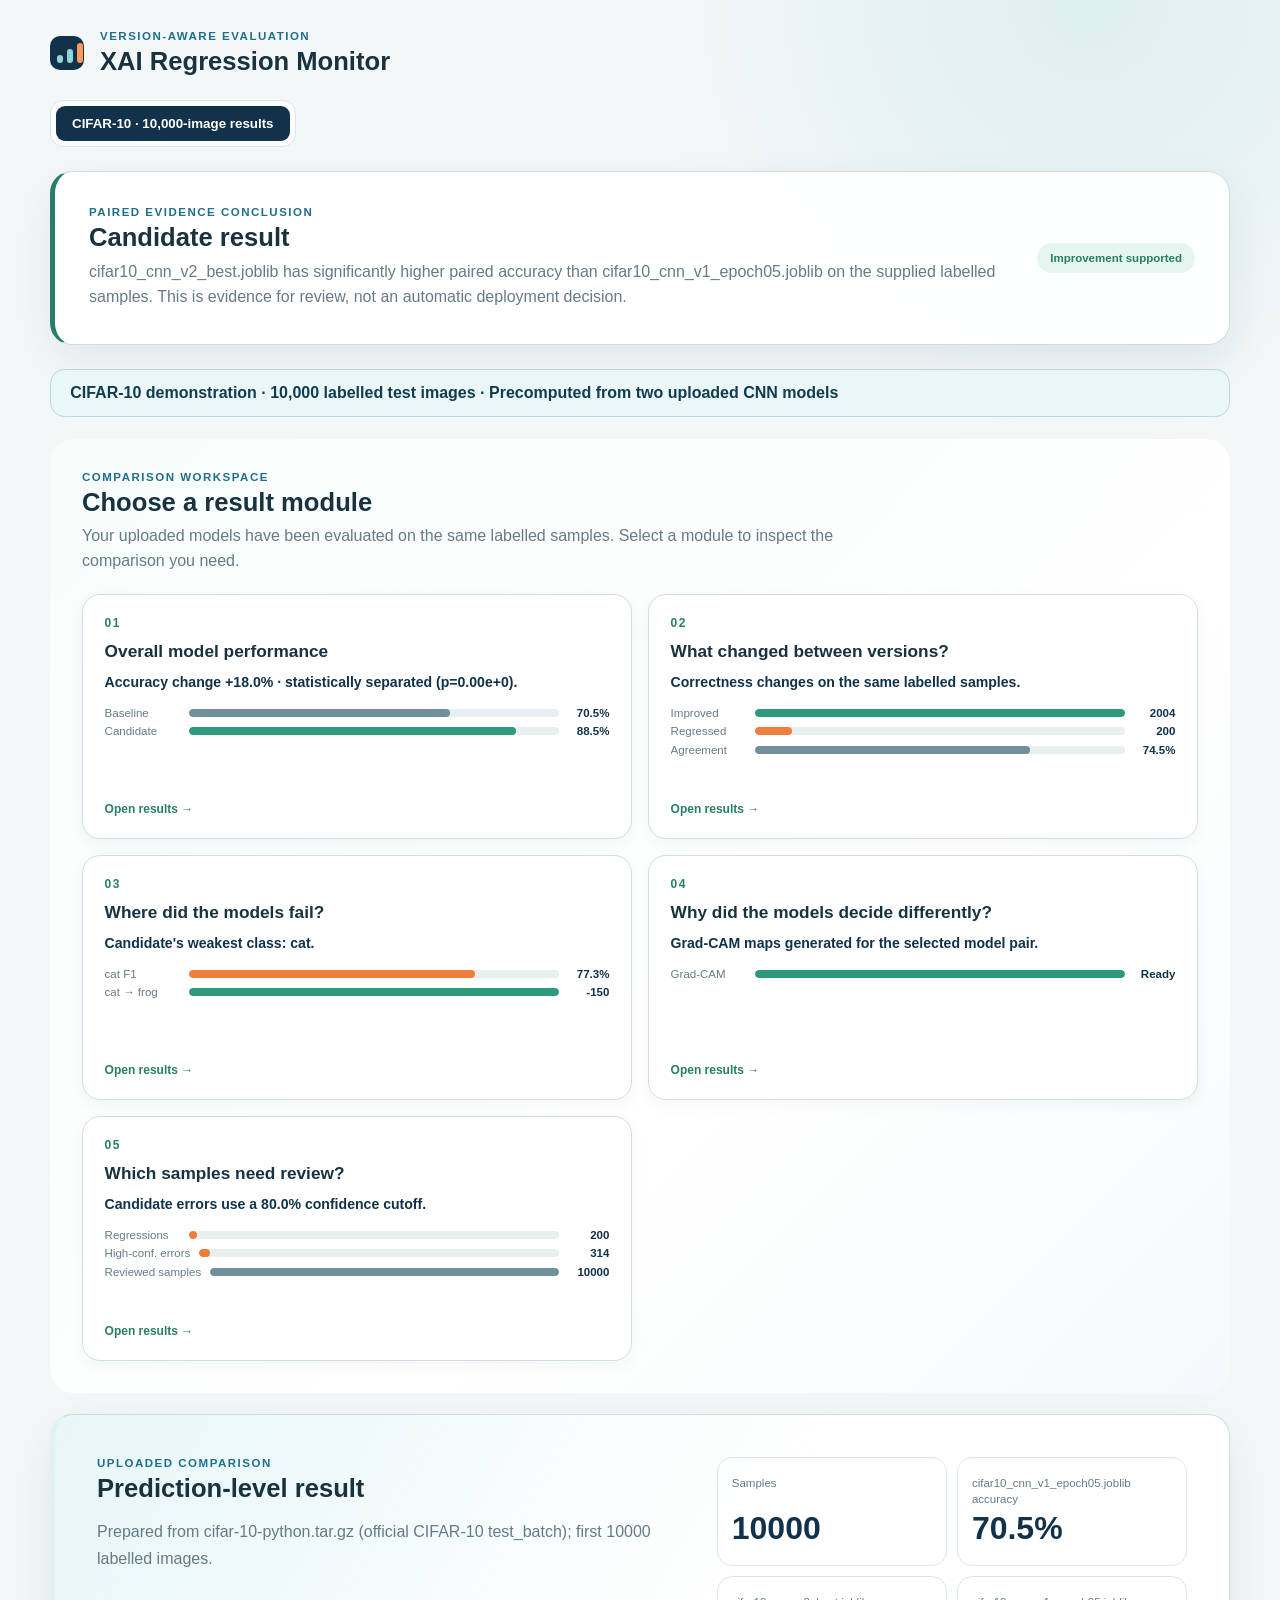
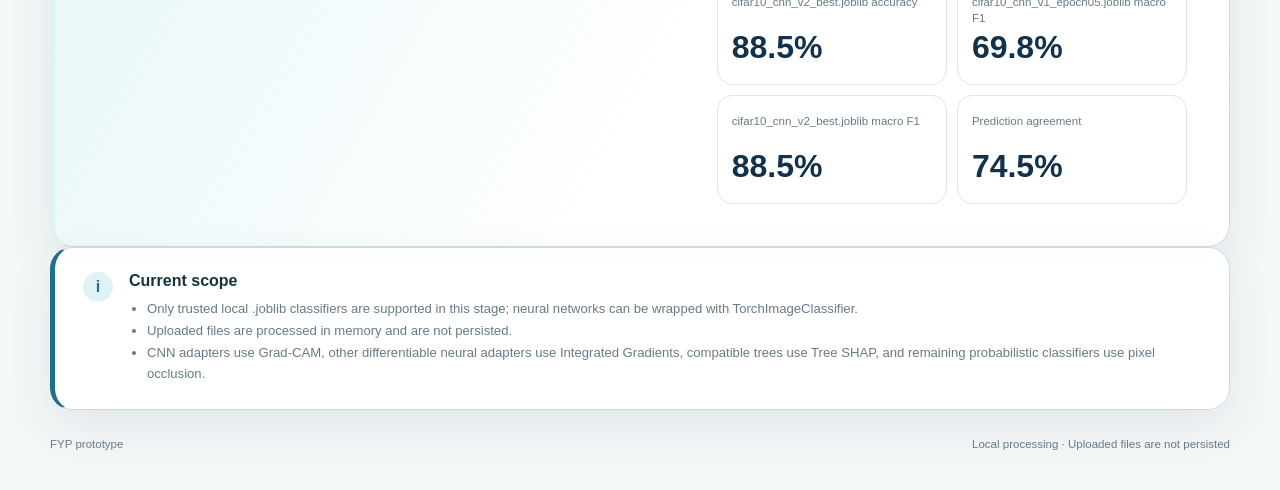
<file: demo/index.html>
<!doctype html>
<html lang="en">
  <head>
    <meta charset="utf-8" />
    <meta name="viewport" content="width=device-width, initial-scale=1" />
    <meta
      name="description"
      content="Dashboard for version-aware SHAP and LIME regression testing"
    />
    <title>XAI Regression Monitor</title>
    <link rel="stylesheet" href="styles.css?v=20261116-1" />
  </head>
  <body>
    <header class="site-header">
      <div class="brand-mark" aria-hidden="true"><span></span><span></span><span></span></div>
      <div>
        <p class="eyebrow">Version-aware evaluation</p>
        <h1>XAI Regression Monitor</h1>
      </div>
      <div class="upload-area">
        <input id="report-upload" hidden type="file" accept="application/json,.json" />
        <p id="load-message" class="load-message" role="status" aria-live="polite"></p>
      </div>
    </header>

    <main>
      <nav class="view-tabs" aria-label="Dashboard view">
        <button class="view-tab active" data-view="upload" type="button">CIFAR-10 · 10,000-image results</button>
      </nav>

      <div id="comparison-view" class="dashboard-view" hidden>
      <section class="module-hub" aria-labelledby="xai-module-heading">
        <div class="module-hub-heading">
          <p class="eyebrow">Explanation stability evidence</p>
          <h2 id="xai-module-heading">Choose an SHAP or LIME result</h2>
          <p>All completed explanation experiments are collected on this page. Select a module to jump directly to its evidence.</p>
        </div>
        <div class="nested-module-grid">
          <details class="nested-module-card" open>
            <summary><span>01</span><div><h3>Current SHAP &amp; LIME comparison</h3><p>Start here to understand the current decision and which stability metrics triggered review.</p></div></summary>
            <div class="nested-module-actions">
              <a href="#methods-heading"><strong>Method overview</strong><small>Separate summaries for SHAP and LIME. Open page →</small></a>
              <a href="#metrics-heading"><strong>Metric evidence</strong><small>Cosine similarity, rank correlation and breach rates. Open page →</small></a>
            </div>
          </details>
          <details class="nested-module-card">
            <summary><span>02</span><div><h3>Repeated validation</h3><p>Open this group when you need evidence that the review policy works beyond one run.</p></div></summary>
            <div class="nested-module-actions">
              <a href="#benchmark-heading"><strong>Benchmark validation</strong><small>Repeated held-out runs and confidence intervals.</small></a>
              <a href="#paired-heading"><strong>Control comparison</strong><small>Paired McNemar tests against seed-only controls.</small></a>
            </div>
          </details>
          <details class="nested-module-card">
            <summary><span>03</span><div><h3>Generalisation and robustness</h3><p>Use this group to check whether results transfer across datasets and fitted splits.</p></div></summary>
            <div class="nested-module-actions">
              <a href="#portfolio-heading"><strong>Cross-dataset evidence</strong><small>Breast Cancer and Wine across SHAP and LIME.</small></a>
              <a href="#robustness-heading"><strong>Split robustness</strong><small>Consistency across independently fitted data splits.</small></a>
            </div>
          </details>
        </div>
      </section>
      <section class="status-panel" aria-labelledby="status-heading">
        <div>
          <p class="eyebrow">Current decision</p>
          <div class="status-title-row">
            <h2 id="status-heading">Evaluation status</h2>
            <span id="overall-status" class="status-badge">Loading</span>
          </div>
          <p id="status-explanation" class="status-explanation"></p>
        </div>
        <div class="summary-grid" aria-label="Report summary">
          <article><span>Methods</span><strong id="method-count">—</strong></article>
          <article><span>Review signals</span><strong id="flag-count">—</strong></article>
          <article><span>Average agreement</span><strong id="agreement-average">—</strong></article>
        </div>
      </section>

      <section class="content-section" aria-labelledby="methods-heading">
        <div class="section-heading">
          <div>
            <p class="eyebrow">Method overview</p>
            <h2 id="methods-heading">Explanation methods</h2>
          </div>
          <p>Each method is judged against its own natural-variation baseline.</p>
        </div>
        <div id="method-cards" class="method-grid"></div>
      </section>

      <section class="content-section" aria-labelledby="metrics-heading">
        <div class="section-heading metric-heading">
          <div>
            <p class="eyebrow">Detailed evidence</p>
            <h2 id="metrics-heading">Metric comparison</h2>
          </div>
          <div id="method-tabs" class="tabs" role="tablist" aria-label="Explanation method"></div>
        </div>
        <div id="metric-grid" class="metric-grid"></div>
      </section>

      <section class="interpretation-panel" aria-labelledby="interpretation-heading">
        <div class="interpretation-icon" aria-hidden="true">i</div>
        <div>
          <h2 id="interpretation-heading">Interpretation boundary</h2>
          <p id="interpretation-text"></p>
          <p>
            A <strong>REVIEW</strong> signal selects cases for investigation. It is not
            automatic evidence of a software defect, harmful regression, or concept drift.
          </p>
        </div>
      </section>

      </div>

      <div id="benchmark-view" class="dashboard-view" hidden>
        <section class="content-section benchmark-intro" aria-labelledby="benchmark-heading">
          <div class="section-heading benchmark-heading-row">
            <div>
              <p class="eyebrow">Repeated held-out evaluation</p>
              <h2 id="benchmark-heading">Policy validation across model versions</h2>
            </div>
            <label class="dataset-picker">
              Dataset
              <select id="benchmark-selector"></select>
            </label>
          </div>
          <p id="benchmark-context" class="benchmark-context"></p>
          <div id="benchmark-summary" class="summary-grid benchmark-summary"></div>
        </section>

        <section class="content-section" aria-labelledby="scenario-heading">
          <div class="section-heading">
            <div>
              <p class="eyebrow">Thirty candidate seeds per scenario</p>
              <h2 id="scenario-heading">Review-rate comparison</h2>
            </div>
            <p>Bars show the proportion of runs selected for review; whiskers show Wilson 95% confidence intervals.</p>
          </div>
          <div id="scenario-grid" class="scenario-grid"></div>
        </section>

        <section class="content-section" aria-labelledby="paired-heading">
          <div class="section-heading">
            <div>
              <p class="eyebrow">Paired evidence</p>
              <h2 id="paired-heading">Comparison with seed-only control</h2>
            </div>
            <p>Adjusted p-values below 0.05 indicate separation from the control after correcting three comparisons.</p>
          </div>
          <div class="table-scroll">
            <table class="comparison-table">
              <thead><tr><th>Candidate</th><th>Rate change</th><th>Adjusted p</th><th>Evidence</th></tr></thead>
              <tbody id="paired-results"></tbody>
            </table>
          </div>
        </section>

        <section class="interpretation-panel" aria-labelledby="benchmark-interpretation-heading">
          <div class="interpretation-icon" aria-hidden="true">i</div>
          <div>
            <h2 id="benchmark-interpretation-heading">Interpretation boundary</h2>
            <p id="benchmark-interpretation"></p>
            <p>A higher review rate means the policy is sensitive to the version change; it does not by itself show that the new model is worse.</p>
          </div>
        </section>
      </div>

      <div id="portfolio-view" class="dashboard-view" hidden>
        <section class="content-section" aria-labelledby="portfolio-heading">
          <div class="section-heading">
            <div>
              <p class="eyebrow">Two datasets · two explanation methods</p>
              <h2 id="portfolio-heading">Completed evidence portfolio</h2>
            </div>
            <p id="portfolio-coverage"></p>
          </div>
          <div id="portfolio-grid" class="portfolio-grid"></div>
        </section>

        <section class="content-section" aria-labelledby="portfolio-table-heading">
          <div class="section-heading">
            <div>
              <p class="eyebrow">Comparable descriptors</p>
              <h2 id="portfolio-table-heading">Cross-dataset result table</h2>
            </div>
            <p>Prediction agreement and cosine similarity are shown consistently; headline rates retain their method-specific meaning.</p>
          </div>
          <div class="table-scroll">
            <table class="comparison-table">
              <thead><tr><th>Dataset</th><th>Method</th><th>Evidence</th><th>Agreement</th><th>Cosine</th><th>Headline result</th><th>Status</th></tr></thead>
              <tbody id="portfolio-results"></tbody>
            </table>
          </div>
        </section>

        <section class="interpretation-panel" aria-labelledby="portfolio-interpretation-heading">
          <div class="interpretation-icon" aria-hidden="true">i</div>
          <div>
            <h2 id="portfolio-interpretation-heading">Interpretation boundary</h2>
            <p id="portfolio-interpretation"></p>
            <p id="portfolio-comparability"></p>
          </div>
        </section>
      </div>

      <div id="robustness-view" class="dashboard-view" hidden>
        <section class="status-panel robustness-status" aria-labelledby="robustness-heading">
          <div>
            <p class="eyebrow">Final robustness check</p>
            <div class="status-title-row">
              <h2 id="robustness-heading">Data-split and probe sensitivity</h2>
              <span id="robustness-status" class="status-badge">Loading</span>
            </div>
            <p id="robustness-explanation" class="status-explanation"></p>
          </div>
          <div id="robustness-summary" class="summary-grid"></div>
        </section>

        <section class="content-section" aria-labelledby="robustness-datasets-heading">
          <div class="section-heading">
            <div>
              <p class="eyebrow">Three independently calibrated splits</p>
              <h2 id="robustness-datasets-heading">Dataset-level consistency</h2>
            </div>
            <p>Each split changes the fitted models and the probe population, then recalibrates the same four-metric Bonferroni policy.</p>
          </div>
          <div id="robustness-dataset-grid" class="robustness-dataset-grid"></div>
        </section>

        <section class="content-section" aria-labelledby="robustness-table-heading">
          <div class="section-heading">
            <div>
              <p class="eyebrow">Held-out paired evidence</p>
              <h2 id="robustness-table-heading">Results by dataset split</h2>
            </div>
            <p>Review rates are based on 30 held-out explainer seeds per split; exact paired p-values compare candidate and control decisions.</p>
          </div>
          <div class="table-scroll">
            <table class="comparison-table">
              <thead><tr><th>Dataset</th><th>Split</th><th>Control</th><th>Candidate</th><th>Rate change</th><th>Paired p</th><th>Status</th></tr></thead>
              <tbody id="robustness-results"></tbody>
            </table>
          </div>
        </section>

        <section class="interpretation-panel warning-boundary" aria-labelledby="robustness-interpretation-heading">
          <div class="interpretation-icon" aria-hidden="true">i</div>
          <div>
            <h2 id="robustness-interpretation-heading">What this result means</h2>
            <p id="robustness-interpretation"></p>
            <p>The Wine split-73 result is not a detector failure: the controlled candidate produced little detectable explanation change for that fitted-model and probe combination.</p>
          </div>
        </section>
      </div>

      <div id="upload-view" class="dashboard-view">
        <section class="content-section upload-intro" aria-labelledby="upload-heading">
          <div class="section-heading">
            <div>
              <p class="eyebrow">Classification and regression</p>
              <h2 id="upload-heading">Compare your Model V1 and Model V2</h2>
            </div>
            <p>Run trusted model versions on the same labelled samples and inspect exactly which predictions or numeric errors changed.</p>
          </div>
          <div class="local-warning">
            <strong>Local prototype:</strong> only load <code>.joblib</code> files that you trust. Files are processed in memory by the local server and are not saved.
          </div>
        </section>

        <section class="content-section" aria-labelledby="upload-files-heading">
          <div class="section-heading">
            <div>
              <p class="eyebrow">Model collection and shared evidence</p>
              <h2 id="upload-files-heading">Upload comparison inputs</h2>
            </div>
            <p>All models must accept the same feature columns. The CSV must include the known label for every sample.</p>
          </div>
          <form id="classification-upload-form" class="comparison-upload-form">
            <label class="file-field task-field">
              <span>Prediction task</span>
              <small>Select the model output type</small>
              <select id="upload-task-selector">
                <option value="classification">Classification</option>
                <option value="regression">Regression</option>
              </select>
            </label>
            <label class="file-field">
              <span>Model file 1</span>
              <small>Trusted estimator</small>
              <input id="model-v1-upload" name="model_v1" type="file" accept=".joblib" required />
              <button class="clear-upload-button" type="button" data-clear-upload="model-v1-upload" hidden>Remove selected file</button>
            </label>
            <label class="file-field">
              <span>Model file 2</span>
              <small>Trusted estimator</small>
              <input id="model-v2-upload" name="model_v2" type="file" accept=".joblib" required />
              <button class="clear-upload-button" type="button" data-clear-upload="model-v2-upload" hidden>Remove selected file</button>
            </label>
            <label class="file-field">
              <span>Labelled dataset</span>
              <small>CSV, up to 10,000 rows</small>
              <input id="dataset-upload" name="dataset" type="file" accept=".csv,text/csv" required />
              <button class="clear-upload-button" type="button" data-clear-upload="dataset-upload" hidden>Remove selected file</button>
            </label>
            <label class="file-field">
              <span>Manifest <em>optional</em></span>
              <small>Upload JSON or build it below</small>
              <input id="manifest-upload" name="manifest" type="file" accept=".json,application/json" />
              <button class="clear-upload-button" type="button" data-clear-upload="manifest-upload" hidden>Remove selected file</button>
            </label>
            <details id="manifest-builder" class="manifest-builder">
              <summary>Build manifest from CSV columns</summary>
              <p id="manifest-builder-message">Choose a labelled CSV first.</p>
              <div class="manifest-builder-grid">
                <label>Label column <select id="manifest-label-column"><option value="">Choose CSV first</option></select></label>
                <label>Sample ID <select id="manifest-id-column"><option value="">None</option></select></label>
                <label class="classification-only">Explanation method
                  <select id="manifest-explanation-method">
                    <option value="auto">Auto · run all compatible methods</option>
                    <option value="shap">SHAP</option>
                    <option value="lime">LIME</option>
                    <option value="grad_cam">Grad-CAM</option>
                    <option value="integrated_gradients">Integrated Gradients</option>
                    <option value="pixel_occlusion">Pixel occlusion</option>
                  </select>
                </label>
                <label class="classification-only">Image filename <select id="manifest-image-column"><option value="">None</option></select></label>
                <label class="classification-only">Image height <input id="manifest-image-height" type="number" min="1" placeholder="e.g. 28" /></label>
                <label class="classification-only">Image width <input id="manifest-image-width" type="number" min="1" placeholder="e.g. 28" /></label>
                <label class="classification-only">Image channels <select id="manifest-image-channels"><option value="1">1 · grayscale</option><option value="3">3 · RGB</option><option value="4">4 · RGBA</option></select></label>
              </div>
              <label class="trust-check"><input id="manifest-trust-models" type="checkbox" /> I confirm that these model files come from a trusted source.</label>
              <p class="table-note">All remaining CSV columns become model features in their existing order. Auto selects Tree SHAP for compatible trees, LIME for other tabular classifiers, Grad-CAM or Integrated Gradients for compatible neural adapters, and pixel occlusion as an image fallback.</p>
            </details>
            <label class="file-field optional-image-field">
              <span>Additional models <em>optional</em></span>
              <small>Select up to three more trusted .joblib models</small>
              <input id="additional-models-upload" type="file" accept=".joblib" multiple />
              <button class="clear-upload-button" type="button" data-clear-upload="additional-models-upload" hidden>Remove all additional models</button>
              <div id="additional-model-names" class="selected-file-list" aria-live="polite">
                <span class="selected-file-empty">No additional models selected</span>
              </div>
            </label>
            <div class="model-pair-picker">
              <label>Baseline model
                <select id="baseline-model-selector"></select>
              </label>
              <span aria-hidden="true">→</span>
              <label>Candidate model
                <select id="candidate-model-selector"></select>
              </label>
              <p id="model-collection-message">Upload two to five models, then select the pair to compare.</p>
            </div>
            <label class="file-field optional-image-field classification-only">
              <span>Sample images <em>optional</em></span>
              <small>ZIP of PNG, JPEG, WebP or GIF files referenced by the CSV</small>
              <input id="images-upload" name="images" type="file" accept=".zip,application/zip" />
              <button class="clear-upload-button" type="button" data-clear-upload="images-upload" hidden>Remove selected file</button>
            </label>
            <section id="upload-readiness" class="upload-readiness" aria-labelledby="upload-readiness-heading">
              <div class="upload-readiness-head">
                <div><span class="eyebrow">Before you run</span><h3 id="upload-readiness-heading">Selection summary</h3></div>
                <strong id="upload-readiness-status" class="readiness-status incomplete">Incomplete</strong>
              </div>
              <dl class="upload-readiness-grid">
                <div><dt>Task</dt><dd id="readiness-task">Classification</dd></div>
                <div><dt>Dataset</dt><dd id="readiness-dataset">Not selected</dd></div>
                <div><dt>Models</dt><dd id="readiness-model-count">0 selected</dd></div>
                <div><dt>Manifest</dt><dd id="readiness-manifest">Not ready</dd></div>
                <div><dt>Baseline (V1)</dt><dd id="readiness-baseline">Not selected</dd></div>
                <div><dt>Candidate (V2)</dt><dd id="readiness-candidate">Not selected</dd></div>
              </dl>
              <p id="upload-readiness-message" class="table-note">Choose two trusted models and one labelled CSV.</p>
            </section>
            <div class="upload-actions">
              <button id="run-upload-comparison" class="primary-action" type="submit">Run local comparison</button>
              <a href="data/upload-manifest-example.json" download>Download example manifest</a>
              <p id="upload-comparison-message" role="status" aria-live="polite"></p>
            </div>
          </form>
        </section>

        <section id="upload-validation" class="content-section upload-validation" aria-labelledby="upload-validation-heading" hidden>
          <div class="section-heading">
            <div>
              <p class="eyebrow">Preflight check</p>
              <h2 id="upload-validation-heading">Upload compatibility</h2>
            </div>
            <p id="upload-validation-summary"></p>
          </div>
          <div id="upload-validation-grid" class="upload-validation-grid"></div>
        </section>

        <section id="candidate-verdict" class="content-section candidate-verdict" aria-labelledby="candidate-verdict-heading" hidden>
          <div class="candidate-verdict-copy">
            <p class="eyebrow">Paired evidence conclusion</p>
            <h2 id="candidate-verdict-heading">Candidate result</h2>
            <p id="candidate-verdict-message"></p>
          </div>
          <strong id="candidate-verdict-status" class="candidate-verdict-status inconclusive">Inconclusive</strong>
        </section>

        <div id="upload-results" hidden>
          <section class="module-hub uploaded-module-hub" aria-labelledby="uploaded-module-heading">
            <div class="module-hub-heading">
              <p class="eyebrow">Comparison workspace</p>
              <h2 id="uploaded-module-heading">Choose a result module</h2>
              <p>Your uploaded models have been evaluated on the same labelled samples. Select a module to inspect the comparison you need.</p>
            </div>
            <div class="uploaded-result-grid">
              <a class="uploaded-result-card" href="#model-overview-heading"><span>01</span><h3>Overall model performance</h3><p id="result-brief-performance">Calculating model performance…</p><div id="result-chart-performance" class="result-mini-chart" aria-label="Accuracy comparison"></div><strong>Open results →</strong></a>
              <a class="uploaded-result-card" href="#transition-heading"><span>02</span><h3>What changed between versions?</h3><p id="result-brief-transitions">Calculating prediction transitions…</p><div id="result-chart-transitions" class="result-mini-chart" aria-label="Prediction transition summary"></div><strong>Open results →</strong></a>
              <a class="uploaded-result-card" href="#class-diagnostics-heading"><span>03</span><h3>Where did the models fail?</h3><p id="result-brief-failures">Calculating class-level weaknesses…</p><div id="result-chart-failures" class="result-mini-chart" aria-label="Weakest class summary"></div><strong>Open results →</strong></a>
              <a id="tabular-explanation-link" class="uploaded-result-card" href="#tabular-explanation-heading"><span>04</span><h3>Why did the models decide differently?</h3><p id="result-brief-explanations">Calculating compatible explanations…</p><div id="result-chart-explanations" class="result-mini-chart" aria-label="Available explanation methods"></div><strong>Open results →</strong></a>
              <a id="image-explanation-link" class="uploaded-result-card" href="#sample-results-heading" hidden><span>04</span><h3>Why did the models decide differently?</h3><p id="result-brief-image-explanations">Calculating image explanations…</p><div id="result-chart-image-explanations" class="result-mini-chart" aria-label="Available image explanation methods"></div><strong>Open results →</strong></a>
              <a class="uploaded-result-card" href="#sample-results-heading"><span>05</span><h3>Which samples need review?</h3><p id="result-brief-samples">Calculating sample-level risks…</p><div id="result-chart-samples" class="result-mini-chart" aria-label="Sample review summary"></div><strong>Open results →</strong></a>
            </div>
          </section>
          <section class="content-section" aria-labelledby="model-overview-heading">
            <div class="section-heading">
              <div>
                <p class="eyebrow">All uploaded models</p>
                <h2 id="model-overview-heading">Model performance overview</h2>
              </div>
              <p>Accuracy ranks every uploaded model on the same labelled samples; macro F1 weights every class equally. SHA-256 fingerprints identify the exact uploaded model bytes.</p>
            </div>
            <div id="model-overview-grid" class="model-overview-grid"></div>
            <div class="table-scroll">
              <table class="comparison-table agreement-table">
                <thead><tr><th>Model pair</th><th>Prediction agreement</th></tr></thead>
                <tbody id="model-agreement-results"></tbody>
              </table>
            </div>
          </section>

          <section class="status-panel upload-status" aria-labelledby="upload-results-heading">
            <div>
              <p class="eyebrow">Uploaded comparison</p>
              <h2 id="upload-results-heading">Prediction-level result</h2>
              <p id="upload-scope-note" class="status-explanation">Accuracy summarizes the versions; the table below shows the concrete sample-level changes behind it.</p>
            </div>
            <div class="summary-grid upload-summary" aria-label="Uploaded model summary">
              <article><span>Samples</span><strong id="upload-total">—</strong></article>
              <article><span id="upload-v1-label">V1 accuracy</span><strong id="upload-v1-accuracy">—</strong></article>
              <article><span id="upload-v2-label">V2 accuracy</span><strong id="upload-v2-accuracy">—</strong></article>
              <article><span id="upload-v1-f1-label">V1 macro F1</span><strong id="upload-v1-f1">—</strong></article>
              <article><span id="upload-v2-f1-label">V2 macro F1</span><strong id="upload-v2-f1">—</strong></article>
              <article><span>Prediction agreement</span><strong id="upload-agreement">—</strong></article>
            </div>
          </section>

          <section class="content-section paired-evidence" aria-labelledby="paired-evidence-heading">
            <div class="section-heading">
              <div>
                <p class="eyebrow">Paired evidence</p>
                <h2 id="paired-evidence-heading">Is the accuracy change larger than sample noise?</h2>
              </div>
              <p id="paired-evidence-note">Exact McNemar uses only samples where one version was correct and the other was wrong.</p>
            </div>
            <div class="summary-grid paired-evidence-grid">
              <article><span>Accuracy change</span><strong id="paired-accuracy-change">—</strong></article>
              <article><span>Discordant samples</span><strong id="paired-discordant-count">—</strong></article>
              <article><span>Exact p-value</span><strong id="paired-p-value">—</strong></article>
              <article><span>Evidence</span><strong id="paired-evidence-status">—</strong></article>
            </div>
          </section>

          <section class="content-section export-panel" aria-labelledby="comparison-export-heading">
            <div class="section-heading">
              <div>
                <p class="eyebrow">Local audit artifacts</p>
                <h2 id="comparison-export-heading">Download comparison results</h2>
              </div>
              <p>Exports are generated in your browser. No additional file is sent to the server.</p>
            </div>
            <div class="export-actions">
              <button id="download-comparison-json" class="secondary-action" type="button">Download JSON report</button>
              <button id="download-comparison-summary" class="secondary-action" type="button">Download readable summary</button>
              <button id="download-samples-csv" class="secondary-action" type="button">Download sample CSV</button>
            </div>
          </section>

          <section class="content-section" aria-labelledby="transition-heading">
            <div class="section-heading">
              <div>
                <p class="eyebrow">Version transitions</p>
                <h2 id="transition-heading">What changed from V1 to V2</h2>
              </div>
              <p>“Wrong → correct” is an improvement; “correct → wrong” is a regression on the supplied labelled sample.</p>
            </div>
            <div id="upload-transition-grid" class="transition-grid"></div>
            <label class="transition-detail-filter">Show samples
              <select id="transition-detail-filter">
                <option value="all">All transitions</option>
                <option value="v1_correct_v2_wrong">Correct → wrong</option>
                <option value="v1_wrong_v2_correct">Wrong → correct</option>
                <option value="both_correct">Both correct</option>
                <option value="both_wrong">Both wrong</option>
              </select>
            </label>
            <p id="transition-detail-count" class="table-note"></p>
            <div class="table-scroll"><table class="comparison-table">
              <thead><tr><th>Sample</th><th>Actual</th><th>V1 prediction</th><th>V2 prediction</th><th>Transition</th></tr></thead>
              <tbody id="transition-detail-results"></tbody>
            </table></div>
          </section>

          <section class="content-section" aria-labelledby="prediction-flow-heading">
            <div class="section-heading">
              <div>
                <p class="eyebrow">Prediction direction</p>
                <h2 id="prediction-flow-heading">Where predictions moved</h2>
              </div>
              <p>Each path groups images by V1 and V2 predicted class. Select a path to inspect its images below.</p>
            </div>
            <p id="prediction-flow-summary" class="prediction-flow-summary"></p>
            <p class="prediction-flow-legend"><span class="improved">Fixed</span><span class="regressed">Regressed</span><span class="changed-wrong">Changed between wrong classes</span></p>
            <div id="prediction-flow-list" class="prediction-flow-list"></div>
            <div class="prediction-flow-actions">
              <button id="prediction-flow-show-all" class="secondary-action" type="button" hidden>Show all paths</button>
              <button id="prediction-flow-clear" class="secondary-action" type="button" hidden>Clear selected path</button>
            </div>
          </section>

          <section class="content-section" aria-labelledby="class-diagnostics-heading">
            <div class="section-heading">
              <div>
                <p class="eyebrow">Class-level diagnosis</p>
                <h2 id="class-diagnostics-heading">Where performance changed</h2>
              </div>
              <p>Precision measures false-positive control, recall measures captured examples, and F1 balances both. Positive F1 changes favor the candidate.</p>
            </div>
            <div class="table-scroll">
              <table class="comparison-table class-diagnostics-table">
                <thead><tr><th>Actual class</th><th>Samples</th><th id="class-v1-heading">V1 accuracy</th><th>V1 precision</th><th>V1 recall</th><th>V1 F1</th><th id="class-v2-heading">V2 accuracy</th><th>V2 precision</th><th>V2 recall</th><th>V2 F1</th><th>F1 change</th></tr></thead>
                <tbody id="class-diagnostics-results"></tbody>
              </table>
            </div>
          </section>

          <section class="content-section" aria-labelledby="confusion-matrix-heading">
            <div class="section-heading">
              <div>
                <p class="eyebrow">Confusion matrices</p>
                <h2 id="confusion-matrix-heading">Actual versus predicted classes</h2>
              </div>
              <p>Rows are actual classes and columns are predictions. Darker diagonal cells are correct; off-diagonal cells are errors.</p>
            </div>
            <div class="confusion-matrix-grid">
              <article>
                <h3 id="confusion-matrix-v1-title">V1</h3>
                <div id="confusion-matrix-v1" class="confusion-matrix-wrap"></div>
              </article>
              <article>
                <h3 id="confusion-matrix-v2-title">V2</h3>
                <div id="confusion-matrix-v2" class="confusion-matrix-wrap"></div>
              </article>
            </div>
          </section>

          <section class="content-section" aria-labelledby="confusion-diagnostics-heading">
            <div class="section-heading">
              <div>
                <p class="eyebrow">Misclassification paths</p>
                <h2 id="confusion-diagnostics-heading">Which classes were confused</h2>
              </div>
              <p>A negative error change means the candidate made fewer mistakes for that actual-to-predicted class pair.</p>
            </div>
            <div class="table-scroll">
              <table class="comparison-table confusion-diagnostics-table">
                <thead><tr><th>Actual class</th><th>Predicted as</th><th id="confusion-v1-heading">V1 errors</th><th id="confusion-v2-heading">V2 errors</th><th>Error change</th></tr></thead>
                <tbody id="confusion-diagnostics-results"></tbody>
              </table>
            </div>
            <p id="confusion-empty-message" class="table-note" hidden>Neither selected model made a classification error on these samples.</p>
          </section>

          <section id="tabular-explanation-panel" class="content-section tabular-explanation-panel" aria-labelledby="tabular-explanation-heading" hidden>
            <div class="section-heading">
              <div>
                <p class="eyebrow">Tabular model explanation</p>
                <h2 id="tabular-explanation-heading">Which features influenced the uploaded models?</h2>
              </div>
              <p>Bars show relative global importance for this uploaded labelled dataset.</p>
            </div>
            <div id="explanation-route-banner" class="explanation-route-banner"></div>
            <div id="tabular-explanation-grid" class="tabular-explanation-grid"></div>
          </section>

          <section class="content-section" aria-labelledby="sample-results-heading">
            <div class="section-heading">
              <div>
                <p class="eyebrow">Concrete examples</p>
                <h2 id="sample-results-heading">Sample-by-sample predictions</h2>
                <p id="confidence-risk-summary" class="confidence-risk-summary"></p>
              </div>
              <div class="triage-controls" aria-label="Sample triage controls">
                <label>High confidence (%)
                  <input id="confidence-threshold-input" type="number" min="50" max="100" step="1" value="80" />
                </label>
                <label>Drift similarity (%)
                  <input id="explanation-threshold-input" type="number" min="0" max="100" step="0.1" value="80" />
                </label>
                <label>Show
                  <select id="upload-transition-filter">
                  <option value="all">All samples</option>
                  <option value="v1_correct_v2_wrong">Correct → wrong</option>
                  <option value="v1_wrong_v2_correct">Wrong → correct</option>
                  <option value="both_correct">Both correct</option>
                  <option value="both_wrong">Both wrong</option>
                  <option value="v2_high_confidence_wrong">V2 high-confidence errors</option>
                  <option value="high_confidence_regression">High-confidence regressions</option>
                  <option value="explanation_drift">Explanation drift</option>
                  <option value="hidden_explanation_drift">Same prediction, changed explanation</option>
                  </select>
                </label>
              </div>
            </div>
            <p id="explanation-threshold-source" class="table-note"></p>
            <div id="explanation-method-summary" class="explanation-method-summary" aria-label="Active explanation methods">
              <article><span id="explanation-v1-model">Model V1</span><strong id="explanation-v1-method">Explanation unavailable</strong><small id="explanation-v1-note"></small></article>
              <article><span id="explanation-v2-model">Model V2</span><strong id="explanation-v2-method">Explanation unavailable</strong><small id="explanation-v2-note"></small></article>
              <p id="explanation-policy-note" class="explanation-policy-note"></p>
            </div>
            <div class="drift-gallery-panel" aria-labelledby="drift-gallery-heading">
              <div class="drift-gallery-heading">
                <div>
                  <p class="eyebrow">Explanation review queue</p>
                  <h3 id="drift-gallery-heading">Same prediction, changed explanation</h3>
                </div>
                <p id="drift-gallery-summary"></p>
              </div>
              <div id="drift-gallery" class="drift-gallery"></div>
              <p id="drift-gallery-empty" class="table-note"></p>
            </div>
            <div class="table-scroll">
              <table class="comparison-table sample-table">
                <thead><tr><th>Image</th><th>Sample</th><th><label class="table-header-filter">Actual<select id="sample-actual-filter" aria-label="Filter by actual class"><option value="all">All classes</option></select></label></th><th><label class="table-header-filter"><span id="v1-prediction-heading">V1 prediction</span><select id="sample-v1-prediction-filter" aria-label="Filter by V1 prediction"><option value="all">All predictions</option></select></label></th><th id="v1-confidence-heading">V1 confidence</th><th><label class="table-header-filter"><span id="v2-prediction-heading">V2 prediction</span><select id="sample-v2-prediction-filter" aria-label="Filter by V2 prediction"><option value="all">All predictions</option></select></label></th><th id="v2-confidence-heading">V2 confidence</th><th>Explanation similarity</th><th><label class="table-header-filter">Transition<select id="sample-transition-header-filter" aria-label="Filter by transition"><option value="all">All transitions</option><option value="v1_correct_v2_wrong">Correct → wrong</option><option value="v1_wrong_v2_correct">Wrong → correct</option><option value="both_correct">Both correct</option><option value="both_wrong">Both wrong</option></select></label></th><th>Explanation</th></tr></thead>
                <tbody id="upload-sample-results"></tbody>
              </table>
            </div>
            <p id="upload-table-note" class="table-note"></p>
            <button id="upload-show-more-samples" class="explanation-button" type="button" hidden>Show 500 more samples</button>
          </section>

          <section class="interpretation-panel" aria-labelledby="upload-boundary-heading">
            <div class="interpretation-icon" aria-hidden="true">i</div>
            <div>
              <h2 id="upload-boundary-heading">Current scope</h2>
              <ul id="upload-limitations" class="limitation-list"></ul>
            </div>
          </section>
        </div>

        <div id="regression-results" hidden>
          <section class="content-section" aria-labelledby="regression-overview-heading">
            <div class="section-heading">
              <div><p class="eyebrow">All uploaded regressors</p><h2 id="regression-overview-heading">Regression model overview</h2></div>
              <p>Models are ranked by MAE on the same labelled samples; lower MAE and RMSE are better.</p>
            </div>
            <div id="regression-model-overview-grid" class="model-overview-grid"></div>
          </section>
          <section class="content-section export-panel" aria-labelledby="regression-export-heading">
            <div class="section-heading">
              <div><p class="eyebrow">Regression audit artifacts</p><h2 id="regression-export-heading">Download regression results</h2></div>
              <p>Exports are created in the browser and include the selected pair plus the complete model ranking.</p>
            </div>
            <div class="export-actions">
              <button id="download-regression-json" class="secondary-action" type="button">Download JSON report</button>
              <button id="download-regression-summary" class="secondary-action" type="button">Download readable summary</button>
              <button id="download-regression-samples-csv" class="secondary-action" type="button">Download sample errors CSV</button>
              <button id="download-regression-ranking-csv" class="secondary-action" type="button">Download model ranking CSV</button>
            </div>
          </section>
          <section class="status-panel regression-status" aria-labelledby="regression-results-heading">
            <div>
              <p class="eyebrow">Uploaded regression comparison</p>
              <h2 id="regression-results-heading">Numeric prediction result</h2>
              <div class="result-model-pair" aria-label="Selected regression model pair">
                <span><b>V1</b><strong id="regression-v1-name">Model V1</strong></span>
                <i aria-hidden="true">→</i>
                <span><b>V2</b><strong id="regression-v2-name">Model V2</strong></span>
              </div>
              <p id="regression-scope-note" class="status-explanation"></p>
            </div>
            <div class="summary-grid regression-summary">
              <article><span>V1 MAE</span><strong id="regression-v1-mae">—</strong></article>
              <article><span>V2 MAE</span><strong id="regression-v2-mae">—</strong></article>
              <article><span>V1 RMSE</span><strong id="regression-v1-rmse">—</strong></article>
              <article><span>V2 RMSE</span><strong id="regression-v2-rmse">—</strong></article>
              <article><span>V1 R²</span><strong id="regression-v1-r2">—</strong></article>
              <article><span>V2 R²</span><strong id="regression-v2-r2">—</strong></article>
            </div>
          </section>
          <section class="content-section" aria-labelledby="regression-transition-heading">
            <div class="section-heading">
              <div><p class="eyebrow">Paired error changes</p><h2 id="regression-transition-heading">Which samples improved?</h2></div>
              <p id="regression-evidence-note"></p>
            </div>
            <div id="regression-outcome-grid" class="transition-grid"></div>
          </section>
          <section class="content-section" aria-labelledby="regression-visual-heading">
            <div class="section-heading">
              <div><p class="eyebrow">Visual comparison</p><h2 id="regression-visual-heading">Where did predictions change?</h2></div>
              <p>Points closer to the diagonal are more accurate; bars below zero favor V2.</p>
            </div>
            <div class="regression-visual-grid">
              <figure class="regression-chart-card">
                <figcaption>Actual versus predicted</figcaption>
                <svg id="regression-parity-chart" class="regression-chart" role="img" aria-label="Actual versus predicted values for model V1 and model V2"></svg>
                <div class="chart-legend"><span id="regression-legend-v1" class="legend-v1">V1</span><span id="regression-legend-v2" class="legend-v2">V2</span><span class="legend-reference">Perfect prediction</span></div>
              </figure>
              <figure class="regression-chart-card">
                <figcaption>Per-sample absolute-error change</figcaption>
                <svg id="regression-error-chart" class="regression-chart" role="img" aria-label="Change in absolute error from model V1 to model V2"></svg>
                <p class="chart-note">Negative values indicate improvement; positive values indicate regression.</p>
              </figure>
            </div>
          </section>
          <section class="content-section" aria-labelledby="regression-importance-heading">
            <div class="section-heading">
              <div><p class="eyebrow">Model explanation</p><h2 id="regression-importance-heading">Permutation feature importance</h2></div>
              <p id="regression-importance-note">MAE increase after shuffling one feature; larger values indicate stronger reliance.</p>
            </div>
            <div id="regression-importance-results" class="regression-importance-list"></div>
          </section>
          <section class="content-section" aria-labelledby="regression-samples-heading">
            <div class="section-heading">
              <div><p class="eyebrow">Concrete numeric examples</p><h2 id="regression-samples-heading">Sample-by-sample errors</h2></div>
              <label class="dataset-picker">Show
                <select id="regression-outcome-filter">
                  <option value="all">All samples</option>
                  <option value="improved">Improved</option>
                  <option value="worsened">Worsened</option>
                  <option value="unchanged">Unchanged</option>
                </select>
              </label>
            </div>
            <div class="table-scroll">
              <table class="comparison-table regression-sample-table">
                <thead><tr><th>Sample</th><th>Actual</th><th id="regression-v1-prediction-heading">V1 prediction</th><th id="regression-v1-error-heading">V1 absolute error</th><th id="regression-v2-prediction-heading">V2 prediction</th><th id="regression-v2-error-heading">V2 absolute error</th><th>Error change</th><th>Outcome</th></tr></thead>
                <tbody id="regression-sample-results"></tbody>
              </table>
            </div>
            <p id="regression-table-note" class="table-note"></p>
          </section>
        </div>
      </div>

      <dialog id="explanation-dialog" class="explanation-dialog">
        <div class="explanation-dialog-head">
          <div>
            <p class="eyebrow">Sample explanation</p>
            <h2 id="explanation-dialog-title">Model contribution comparison</h2>
          </div>
          <button id="close-explanation-dialog" class="dialog-close" type="button" aria-label="Close explanation">×</button>
        </div>
        <div class="explanation-meta" id="explanation-meta"></div>
        <div class="explanation-visuals">
          <figure>
            <img id="explanation-original" class="explanation-original" alt="Selected sample" />
            <figcaption>Original image</figcaption>
          </figure>
          <figure>
            <div id="v1-heatmap" class="pixel-heatmap" aria-label="Model V1 pixel contribution map"></div>
            <figcaption id="v1-heatmap-caption">Model V1</figcaption>
          </figure>
          <figure>
            <div id="v2-heatmap" class="pixel-heatmap" aria-label="Model V2 pixel contribution map"></div>
            <figcaption id="v2-heatmap-caption">Model V2</figcaption>
          </figure>
        </div>
        <div class="heatmap-legend"><span class="negative"></span> Opposes predicted class <span class="neutral"></span> Little influence <span class="positive"></span> Supports predicted class</div>
        <p id="explanation-boundary" class="explanation-boundary"></p>
      </dialog>

    </main>

    <footer>
      <span>FYP prototype</span>
      <span>Local processing · Uploaded files are not persisted</span>
    </footer>
    <script src="app.js?v=20261116-1" defer></script>
  </body>
</html>
</file>
<file: styles.css>
:root {
  color-scheme: light;
  --navy: #11324a;
  --blue: #1f6f8b;
  --cyan: #dff3f5;
  --orange: #e8793e;
  --orange-soft: #fff0e6;
  --green: #277f67;
  --ink: #18323f;
  --muted: #667b86;
  --line: #dbe5e9;
  --surface: #ffffff;
  --background: #f4f7f8;
  --shadow: 0 16px 45px rgba(21, 53, 67, 0.08);
}

* { box-sizing: border-box; }

body {
  margin: 0;
  min-width: 320px;
  background:
    radial-gradient(circle at 85% 0%, rgba(91, 190, 196, 0.15), transparent 28rem),
    var(--background);
  color: var(--ink);
  font-family: Inter, ui-sans-serif, -apple-system, BlinkMacSystemFont, "Segoe UI", sans-serif;
}

.site-header,
main,
footer {
  width: min(1180px, calc(100% - 40px));
  margin-inline: auto;
}

.site-header {
  display: grid;
  grid-template-columns: auto 1fr auto;
  align-items: center;
  gap: 16px;
  padding: 30px 0 24px;
}

.brand-mark {
  display: grid;
  grid-template-columns: repeat(3, 6px);
  align-items: end;
  gap: 4px;
  width: 34px;
  height: 34px;
  padding: 7px;
  border-radius: 10px;
  background: var(--navy);
}

.brand-mark span { background: #8ed8d9; border-radius: 4px; }
.brand-mark span:nth-child(1) { height: 8px; }
.brand-mark span:nth-child(2) { height: 14px; }
.brand-mark span:nth-child(3) { height: 20px; background: #ff9a5c; }

h1, h2, p { margin-top: 0; }
h1 { margin-bottom: 0; font-size: clamp(1.25rem, 2vw, 1.65rem); }
h2 { margin-bottom: 8px; font-size: clamp(1.25rem, 2vw, 1.65rem); }

.eyebrow {
  margin-bottom: 5px;
  color: var(--blue);
  font-size: 0.72rem;
  font-weight: 800;
  letter-spacing: 0.13em;
  text-transform: uppercase;
}

.upload-button {
  display: inline-flex;
  align-items: center;
  min-height: 42px;
  padding: 0 16px;
  border: 1px solid var(--navy);
  border-radius: 10px;
  background: var(--surface);
  color: var(--navy);
  cursor: pointer;
  font-size: 0.86rem;
  font-weight: 750;
}

.upload-button:hover { background: var(--cyan); }
.upload-button input { position: absolute; width: 1px; height: 1px; opacity: 0; }
.upload-area { display: grid; justify-items: end; gap: 6px; }
.load-message {
  min-height: 18px;
  max-width: 280px;
  margin: 0;
  color: var(--muted);
  font-size: .72rem;
  line-height: 1.35;
  text-align: right;
}

main { display: grid; gap: 24px; }

.dashboard-view { display: grid; gap: 24px; }
.dashboard-view[hidden] { display: none; }
.view-tabs {
  display: inline-flex;
  width: fit-content;
  gap: 5px;
  padding: 5px;
  border: 1px solid var(--line);
  border-radius: 13px;
  background: rgba(255,255,255,.82);
}
.view-tab {
  border: 0;
  border-radius: 9px;
  padding: 10px 16px;
  background: transparent;
  color: var(--muted);
  cursor: pointer;
  font-weight: 750;
}
.view-tab.active { background: var(--navy); color: white; }

.status-panel,
.content-section,
.interpretation-panel {
  border: 1px solid rgba(198, 214, 220, 0.85);
  border-radius: 22px;
  background: rgba(255, 255, 255, 0.94);
  box-shadow: var(--shadow);
}

.status-panel {
  display: grid;
  grid-template-columns: 1.25fr 1fr;
  gap: 32px;
  padding: clamp(24px, 4vw, 42px);
  background:
    linear-gradient(120deg, rgba(223, 243, 245, 0.75), rgba(255, 255, 255, 0.98) 55%),
    var(--surface);
}

.status-title-row { display: flex; align-items: center; gap: 14px; flex-wrap: wrap; }
.status-title-row h2 { margin-bottom: 0; font-size: clamp(1.8rem, 4vw, 3.1rem); }
.status-explanation { max-width: 680px; margin: 16px 0 0; color: var(--muted); line-height: 1.65; }

.status-badge,
.mini-status {
  display: inline-flex;
  align-items: center;
  justify-content: center;
  border-radius: 999px;
  font-weight: 800;
  letter-spacing: 0.04em;
}

.status-badge { padding: 8px 13px; font-size: 0.78rem; }
.status-badge.review, .mini-status.review { background: var(--orange-soft); color: #a84518; }
.status-badge.within, .mini-status.within { background: #e5f5ef; color: var(--green); }

.summary-grid { display: grid; grid-template-columns: repeat(3, 1fr); gap: 10px; align-self: center; }
.summary-grid article { padding: 18px 14px; border: 1px solid var(--line); border-radius: 15px; background: rgba(255,255,255,.82); }
.summary-grid span { display: block; min-height: 34px; color: var(--muted); font-size: .72rem; line-height: 1.35; }
.summary-grid strong { font-size: clamp(1.35rem, 3vw, 2rem); color: var(--navy); }

.content-section { padding: clamp(22px, 3vw, 34px); }
.section-heading { display: flex; justify-content: space-between; gap: 24px; align-items: end; margin-bottom: 22px; }
.section-heading > p { max-width: 390px; margin-bottom: 3px; color: var(--muted); font-size: .88rem; line-height: 1.5; text-align: right; }

.method-grid { display: grid; grid-template-columns: repeat(2, 1fr); gap: 16px; }
.method-card { padding: 22px; border: 1px solid var(--line); border-radius: 16px; background: #fbfcfc; }
.method-card-header { display: flex; justify-content: space-between; gap: 12px; align-items: start; }
.method-name { margin-bottom: 5px; font-size: 1.2rem; }
.method-baseline { color: var(--muted); font-size: .8rem; line-height: 1.4; }
.mini-status { padding: 6px 9px; font-size: .68rem; }
.method-stats { display: grid; grid-template-columns: repeat(3, 1fr); gap: 9px; margin-top: 20px; }
.method-stats div { padding-top: 12px; border-top: 1px solid var(--line); }
.method-stats span { display: block; color: var(--muted); font-size: .68rem; }
.method-stats strong { display: block; margin-top: 5px; font-size: 1rem; }

.metric-heading { align-items: center; }
.tabs { display: flex; gap: 6px; padding: 4px; border-radius: 11px; background: #edf2f4; }
.tab { border: 0; border-radius: 8px; padding: 8px 15px; background: transparent; color: var(--muted); cursor: pointer; font-weight: 750; }
.tab[aria-selected="true"] { background: var(--surface); color: var(--navy); box-shadow: 0 3px 10px rgba(29, 57, 69, .1); }

.metric-grid { display: grid; grid-template-columns: repeat(2, 1fr); gap: 14px; }
.metric-card { padding: 20px; border: 1px solid var(--line); border-radius: 16px; }
.metric-title-row { display: flex; align-items: center; justify-content: space-between; gap: 12px; }
.metric-title { margin: 0; font-size: .98rem; text-transform: capitalize; }
.flag-pill { padding: 5px 8px; border-radius: 99px; font-size: .65rem; font-weight: 800; }
.flag-pill.flagged { background: var(--orange-soft); color: #a84518; }
.flag-pill.clear { background: #e8f3ef; color: var(--green); }
.metric-values { display: grid; grid-template-columns: repeat(2, 1fr); gap: 10px; margin: 18px 0; }
.metric-values span { color: var(--muted); font-size: .7rem; }
.metric-values strong { display: block; margin-top: 4px; font-size: 1.2rem; }
.meter-label { display: flex; justify-content: space-between; margin-bottom: 7px; color: var(--muted); font-size: .69rem; }
.meter-track { position: relative; height: 11px; border-radius: 99px; background: #e9eff1; overflow: hidden; }
.meter-fill { height: 100%; border-radius: inherit; background: var(--blue); }
.meter-limit { position: absolute; top: -3px; bottom: -3px; width: 3px; border-radius: 3px; background: var(--orange); }

.interpretation-panel { display: flex; gap: 16px; padding: 24px 28px; border-left: 5px solid var(--blue); }
.interpretation-icon { flex: 0 0 30px; width: 30px; height: 30px; border-radius: 50%; background: var(--cyan); color: var(--blue); text-align: center; line-height: 30px; font-weight: 900; }
.interpretation-panel h2 { font-size: 1rem; }
.interpretation-panel p { margin-bottom: 8px; color: var(--muted); font-size: .86rem; line-height: 1.55; }
.interpretation-panel p:last-child { margin-bottom: 0; }

.dataset-picker { display: grid; gap: 6px; color: var(--muted); font-size: .72rem; font-weight: 750; }
.dataset-picker select { min-width: 220px; padding: 10px 12px; border: 1px solid var(--line); border-radius: 10px; background: white; color: var(--ink); font: inherit; }
.triage-controls { display: flex; flex-wrap: wrap; justify-content: flex-end; gap: 10px; }
.triage-controls label { display: grid; gap: 6px; color: var(--muted); font-size: .72rem; font-weight: 750; }
.triage-controls input, .triage-controls select { min-width: 128px; padding: 10px 12px; border: 1px solid var(--line); border-radius: 10px; background: white; color: var(--ink); font: inherit; }
.triage-controls select { min-width: 220px; }
.benchmark-context { margin: -8px 0 20px; color: var(--muted); font-size: .86rem; line-height: 1.55; }
.benchmark-summary { grid-template-columns: repeat(4, 1fr); }
.scenario-grid { display: grid; grid-template-columns: repeat(2, 1fr); gap: 15px; }
.scenario-card { padding: 20px; border: 1px solid var(--line); border-radius: 16px; background: #fbfcfc; }
.scenario-card.control { background: #f1f6f7; }
.scenario-title-row { display: flex; justify-content: space-between; gap: 12px; align-items: start; }
.scenario-title-row h3 { margin: 0 0 5px; font-size: 1rem; }
.scenario-description { min-height: 38px; margin: 0; color: var(--muted); font-size: .74rem; line-height: 1.45; }
.scenario-rate { color: var(--navy); font-size: 1.45rem; font-weight: 850; white-space: nowrap; }
.ci-track { position: relative; height: 12px; margin: 20px 0 8px; border-radius: 99px; background: #e7eef0; }
.ci-range { position: absolute; top: 3px; height: 6px; border-radius: 99px; background: #8ed8d9; }
.ci-point { position: absolute; top: -2px; width: 4px; height: 16px; border-radius: 3px; background: var(--blue); transform: translateX(-2px); }
.ci-labels, .scenario-foot { display: flex; justify-content: space-between; gap: 12px; color: var(--muted); font-size: .68rem; }
.scenario-foot { margin-top: 16px; padding-top: 12px; border-top: 1px solid var(--line); }
.table-scroll { overflow-x: auto; }
.comparison-table { width: 100%; border-collapse: collapse; font-size: .82rem; }
.comparison-table th, .comparison-table td { padding: 13px 12px; border-bottom: 1px solid var(--line); text-align: left; }
.comparison-table th { color: var(--muted); font-size: .7rem; text-transform: uppercase; letter-spacing: .05em; }
.evidence-pill { display: inline-flex; padding: 5px 9px; border-radius: 99px; font-size: .68rem; font-weight: 800; }
.evidence-pill.separated { background: #e5f5ef; color: var(--green); }
.evidence-pill.exploratory { background: var(--orange-soft); color: #a84518; }
.portfolio-grid { display: grid; grid-template-columns: repeat(2, 1fr); gap: 15px; }
.portfolio-card { padding: 22px; border: 1px solid var(--line); border-radius: 16px; background: #fbfcfc; }
.portfolio-card-head { display: flex; justify-content: space-between; gap: 16px; align-items: start; }
.portfolio-method { margin: 0 0 4px; color: var(--blue); font-size: .7rem; font-weight: 850; letter-spacing: .1em; }
.portfolio-dataset { margin: 0; font-size: 1.08rem; }
.portfolio-status { display: inline-flex; padding: 6px 9px; border-radius: 99px; font-size: .65rem; font-weight: 850; }
.portfolio-status.review { background: var(--orange-soft); color: #a84518; }
.portfolio-status.evidence { background: #e5f5ef; color: var(--green); }
.portfolio-evidence { margin: 12px 0 18px; color: var(--muted); font-size: .76rem; line-height: 1.45; }
.portfolio-stats { display: grid; grid-template-columns: repeat(3, 1fr); gap: 10px; }
.portfolio-stats div { padding-top: 12px; border-top: 1px solid var(--line); }
.portfolio-stats span { display: block; min-height: 32px; color: var(--muted); font-size: .67rem; line-height: 1.35; }
.portfolio-stats strong { display: block; margin-top: 5px; color: var(--navy); font-size: 1.05rem; }
.robustness-status { border-left: 5px solid var(--orange); }
.robustness-dataset-grid { display: grid; grid-template-columns: repeat(2, 1fr); gap: 15px; }
.robustness-dataset-card { padding: 22px; border: 1px solid var(--line); border-radius: 16px; background: #fbfcfc; }
.robustness-dataset-card.consistent { border-top: 4px solid var(--green); }
.robustness-dataset-card.sensitive { border-top: 4px solid var(--orange); }
.robustness-card-head { display: flex; justify-content: space-between; gap: 16px; align-items: start; }
.robustness-card-head h3 { margin: 0; font-size: 1.08rem; }
.robustness-card-copy { margin: 14px 0 18px; color: var(--muted); font-size: .78rem; line-height: 1.5; }
.robustness-ranges { display: grid; grid-template-columns: repeat(2, 1fr); gap: 12px; }
.robustness-ranges div { padding-top: 12px; border-top: 1px solid var(--line); }
.robustness-ranges span { display: block; min-height: 30px; color: var(--muted); font-size: .68rem; line-height: 1.35; }
.robustness-ranges strong { display: block; margin-top: 5px; color: var(--navy); font-size: 1.05rem; }
.warning-boundary { border-left-color: var(--orange); }
.local-warning { padding: 14px 16px; border: 1px solid #f2cfb9; border-radius: 12px; background: var(--orange-soft); color: #784125; font-size: .78rem; line-height: 1.5; }
.comparison-upload-form { display: grid; grid-template-columns: repeat(2, 1fr); gap: 14px; }
.file-field { display: grid; gap: 6px; padding: 18px; border: 1px solid var(--line); border-radius: 14px; background: #fbfcfc; }
.file-field span { color: var(--navy); font-weight: 800; }
.file-field small { color: var(--muted); }
.file-field input { width: 100%; margin-top: 8px; color: var(--muted); font: inherit; font-size: .76rem; }
.file-field input::file-selector-button { margin-right: 10px; padding: 8px 12px; border: 1px solid var(--line); border-radius: 8px; background: white; color: var(--navy); cursor: pointer; font-weight: 750; }
.file-field select { width: 100%; margin-top: 8px; padding: 10px 12px; border: 1px solid var(--line); border-radius: 9px; background: white; color: var(--navy); font: inherit; }
.upload-readiness { grid-column: 1 / -1; padding: 20px; border: 1px solid var(--line); border-radius: 16px; background: #f7fafb; }
.upload-readiness-head { display: flex; justify-content: space-between; gap: 18px; align-items: start; }
.upload-readiness-head h3 { margin: 4px 0 0; color: var(--navy); font-size: 1.05rem; }
.readiness-status { display: inline-flex; padding: 7px 11px; border-radius: 99px; font-size: .7rem; }
.readiness-status.incomplete { background: var(--orange-soft); color: #a84518; }
.readiness-status.ready { background: #e5f5ef; color: var(--green); }
.upload-readiness-grid { display: grid; grid-template-columns: repeat(3, minmax(0, 1fr)); gap: 10px; margin: 18px 0 10px; }
.upload-readiness-grid div { min-width: 0; padding: 12px; border: 1px solid var(--line); border-radius: 11px; background: white; }
.upload-readiness-grid dt { color: var(--muted); font-size: .67rem; font-weight: 750; text-transform: uppercase; letter-spacing: .04em; }
.upload-readiness-grid dd { overflow: hidden; margin: 6px 0 0; color: var(--navy); font-size: .78rem; font-weight: 800; text-overflow: ellipsis; white-space: nowrap; }
.candidate-verdict { display: flex; justify-content: space-between; gap: 24px; align-items: center; border-left: 5px solid var(--orange); }
.candidate-verdict[hidden] { display: none; }
.candidate-verdict.supported-improvement { border-left-color: var(--green); }
.candidate-verdict.supported-regression { border-left-color: var(--orange); }
.candidate-verdict-copy h2 { margin: 5px 0 8px; }
.candidate-verdict-copy p:last-child { margin: 0; color: var(--muted); line-height: 1.55; }
.candidate-verdict-status { flex: 0 0 auto; padding: 9px 13px; border-radius: 99px; font-size: .72rem; }
.candidate-verdict-status.improvement { background: #e5f5ef; color: var(--green); }
.candidate-verdict-status.regression { background: var(--orange-soft); color: #a84518; }
.candidate-verdict-status.inconclusive { background: #edf2f4; color: var(--muted); }
.classification-only[hidden] { display: none; }
.regression-status { border-left: 5px solid var(--green); }
.result-model-pair { display: flex; flex-wrap: wrap; gap: 10px; align-items: center; margin: 18px 0 4px; }
.result-model-pair > span { display: inline-flex; max-width: 100%; gap: 7px; align-items: center; padding: 8px 11px; border: 1px solid #bad8d7; border-radius: 99px; background: #f2faf8; }
.result-model-pair b { color: var(--green); font-size: .68rem; }
.result-model-pair strong { overflow: hidden; color: var(--navy); font-size: .72rem; text-overflow: ellipsis; white-space: nowrap; }
.result-model-pair i { color: var(--blue); font-style: normal; font-weight: 900; }
.regression-summary { grid-template-columns: repeat(3, 1fr); }
.regression-sample-table .improved-row { background: #f4fbf8; }
.regression-sample-table .worsened-row { background: #fff7f2; }
.regression-visual-grid { display: grid; grid-template-columns: repeat(2, minmax(0, 1fr)); gap: 18px; }
.regression-chart-card { margin: 0; padding: 18px; border: 1px solid var(--line); border-radius: 20px; background: #fbfdfe; }
.regression-chart-card figcaption { margin-bottom: 10px; color: var(--ink); font-weight: 750; }
.regression-chart { display: block; width: 100%; min-height: 220px; overflow: visible; }
.parity-reference { stroke: #9babb3; stroke-width: 2; stroke-dasharray: 7 6; }
.parity-v1 { fill: #ef7b3a; fill-opacity: .65; }
.parity-v2 { fill: #16846c; fill-opacity: .65; }
.error-zero-line { stroke: #6f818b; stroke-width: 1.5; }
.error-improved { fill: #39a98d; }
.error-worsened { fill: #ef7b3a; }
.error-unchanged { fill: #9babb3; }
.chart-axis-label { fill: var(--muted); font-size: 12px; }
.chart-legend { display: flex; flex-wrap: wrap; gap: 14px; color: var(--muted); font-size: .8rem; }
.chart-legend span::before { display: inline-block; width: 9px; height: 9px; margin-right: 6px; border-radius: 50%; content: ""; }
.chart-legend .legend-v1::before { background: #ef7b3a; }
.chart-legend .legend-v2::before { background: #16846c; }
.chart-legend .legend-reference::before { border-radius: 0; background: #9babb3; }
.chart-note { margin: 8px 0 0; color: var(--muted); font-size: .8rem; }
.regression-importance-list { display: grid; gap: 10px; }
.regression-importance-row { display: grid; grid-template-columns: minmax(120px, .55fr) minmax(260px, 1.45fr); gap: 18px; align-items: center; padding: 14px 16px; border: 1px solid var(--line); border-radius: 14px; background: #fbfdfe; }
.regression-importance-row > strong { overflow-wrap: anywhere; color: var(--navy); font-size: .78rem; }
.importance-bars { display: grid; gap: 7px; }
.importance-bars > div { display: grid; grid-template-columns: 24px minmax(80px, 1fr) 72px; gap: 8px; align-items: center; }
.importance-bars span { color: var(--muted); font-size: .68rem; font-weight: 800; }
.importance-bars em { color: var(--muted); font-size: .68rem; font-style: normal; text-align: right; }
.importance-track { height: 8px; overflow: hidden; border-radius: 99px; background: #e7edef; }
.importance-track i { display: block; min-width: 2px; height: 100%; border-radius: inherit; }
.importance-v1 { background: #ef7b3a; }
.importance-v2 { background: #16846c; }
.upload-actions { grid-column: 1 / -1; display: flex; flex-wrap: wrap; gap: 14px; align-items: center; padding-top: 6px; }
.primary-action { border: 0; border-radius: 10px; padding: 12px 18px; background: var(--navy); color: white; cursor: pointer; font: inherit; font-weight: 800; }
.primary-action:disabled { cursor: wait; opacity: .6; }
.upload-actions a { color: var(--blue); font-size: .78rem; font-weight: 750; }
.upload-comparison-message { flex-basis: 100%; margin: 0; color: var(--muted); font-size: .78rem; }
.upload-comparison-message.error { color: #a84518; }
.upload-comparison-message.success { color: var(--green); }
.upload-status { border-left: 5px solid var(--cyan); }
.paired-evidence { border-left: 5px solid var(--blue); }
.paired-evidence-grid { grid-template-columns: repeat(4, 1fr); }
.paired-evidence-grid strong { font-size: 1.3rem; }
.evidence-strong { color: var(--green) !important; }
.evidence-exploratory { color: var(--orange) !important; }
.upload-summary { grid-template-columns: repeat(2, 1fr); }
.transition-grid { display: grid; grid-template-columns: repeat(4, 1fr); gap: 12px; }
.transition-card { display: flex; justify-content: space-between; gap: 12px; align-items: center; padding: 18px; border: 1px solid var(--line); border-radius: 14px; background: #fbfcfc; }
.transition-card span { color: var(--muted); font-size: .76rem; }
.transition-card strong { color: var(--navy); font-size: 1.35rem; }
.transition-card.v1_wrong_v2_correct { border-top: 4px solid var(--green); }
.transition-card.v1_correct_v2_wrong { border-top: 4px solid var(--orange); }
.prediction-flow-summary { margin: 0 0 18px; color: var(--muted); font-size: .79rem; line-height: 1.5; }
.prediction-flow-legend { display: flex; flex-wrap: wrap; gap: 14px; margin: -8px 0 16px; color: var(--muted); font-size: .68rem; }
.prediction-flow-legend span::before { display: inline-block; width: 9px; height: 9px; margin-right: 6px; border-radius: 50%; content: ""; }
.prediction-flow-legend .improved::before { background: var(--green); }
.prediction-flow-legend .regressed::before { background: var(--orange); }
.prediction-flow-legend .changed-wrong::before { background: #8b98a1; }
.prediction-flow-list { display: grid; grid-template-columns: repeat(auto-fit, minmax(250px, 1fr)); gap: 10px; }
.prediction-flow-row { display: grid; grid-template-columns: 1fr auto; gap: 9px 12px; align-items: center; width: 100%; padding: 14px 16px; border: 1px solid var(--line); border-radius: 13px; background: #fbfcfc; color: var(--ink); text-align: left; font: inherit; cursor: pointer; }
.prediction-flow-row:hover, .prediction-flow-row:focus-visible, .prediction-flow-row.selected { border-color: var(--blue); background: #f0f9fb; }
.prediction-flow-row strong { overflow-wrap: anywhere; color: var(--navy); font-size: .8rem; }
.prediction-flow-count { color: var(--blue); font-size: .72rem; font-weight: 800; white-space: nowrap; }
.prediction-flow-track { display: flex; grid-column: 1 / -1; height: 9px; overflow: hidden; border-radius: 99px; background: #e5ecee; }
.prediction-flow-track i { display: block; height: 100%; }
.prediction-flow-track .improved { background: var(--green); }
.prediction-flow-track .regressed { background: var(--orange); }
.prediction-flow-track .changed-wrong { background: #8b98a1; }
.prediction-flow-row small { grid-column: 1 / -1; color: var(--muted); font-size: .66rem; }
.prediction-flow-actions { display: flex; gap: 10px; margin-top: 14px; }
.transition-pill { display: inline-flex; padding: 5px 9px; border-radius: 99px; white-space: nowrap; font-size: .68rem; font-weight: 800; }
.transition-pill.both_correct { background: #e5f5ef; color: var(--green); }
.transition-pill.v1_wrong_v2_correct { background: #def3f4; color: var(--blue); }
.transition-pill.v1_correct_v2_wrong { background: var(--orange-soft); color: #a84518; }
.transition-pill.both_wrong { background: #edf0f1; color: var(--muted); }
.sample-table .regression-row { background: #fff9f5; }
.sample-table .improvement-row { background: #f6fbfa; }
.confidence-risk-summary { max-width: 760px; margin: 0.55rem 0 0; color: var(--muted); }
.explanation-method-summary { display: grid; grid-template-columns: repeat(2, minmax(0, 1fr)); gap: 12px; margin: 14px 0 20px; }
.explanation-method-summary article { display: grid; gap: 5px; padding: 14px 16px; border: 1px solid var(--line); border-radius: 14px; background: #fbfcfc; }
.explanation-method-summary span { color: var(--muted); font-size: .68rem; font-weight: 800; overflow-wrap: anywhere; }
.explanation-method-summary strong { color: var(--navy); font-size: .95rem; }
.explanation-method-summary small { color: var(--muted); line-height: 1.45; }
.explanation-policy-note { grid-column: 1 / -1; margin: 0; padding: 10px 12px; border-radius: 10px; font-size: .72rem; font-weight: 750; }
.explanation-policy-note.calibrated { color: var(--green); background: #e5f5ef; }
.explanation-policy-note.exploratory { color: #a84518; background: var(--orange-soft); }
.sample-table .high-confidence-risk-row { box-shadow: inset 4px 0 0 #d65a20; }
.sample-table .high-confidence-risk-row td { background: rgba(255, 239, 228, 0.72); }
.sample-table .explanation-drift-row { box-shadow: inset 4px 0 0 #7557b7; }
.sample-table .explanation-drift-row td { background: rgba(242, 237, 252, 0.72); }
.drift-gallery-panel { margin: 20px 0 24px; padding: 18px; border: 1px solid #d9d0ef; border-radius: 18px; background: #faf8fe; }
.drift-gallery-heading { display: flex; justify-content: space-between; align-items: end; gap: 24px; }
.drift-gallery-heading h3 { margin: 3px 0 0; color: var(--navy); font-size: 1.05rem; }
.drift-gallery-heading > p { max-width: 520px; margin: 0; color: var(--muted); font-size: .72rem; line-height: 1.5; text-align: right; }
.drift-gallery { display: grid; grid-template-columns: repeat(auto-fit, minmax(230px, 1fr)); gap: 12px; margin-top: 16px; }
.drift-card { display: grid; grid-template-columns: 68px 1fr; gap: 12px; align-items: center; padding: 12px; border: 1px solid #d9d0ef; border-radius: 14px; background: white; }
.drift-card .sample-thumbnail { width: 68px; height: 68px; }
.drift-card .sample-placeholder { display: grid; place-items: center; color: var(--muted); font-size: .62rem; text-align: center; }
.drift-card-copy { min-width: 0; }
.drift-card-copy strong { display: block; color: var(--navy); font-size: .8rem; }
.drift-card-copy span { display: block; margin: 3px 0 9px; color: var(--muted); font-size: .68rem; line-height: 1.4; }
.drift-card-copy .explanation-button { padding: 5px 8px; }
.sample-thumbnail { display: block; width: 68px; height: 68px; border: 1px solid var(--line); border-radius: 10px; background: white; object-fit: contain; }
.sample-table td { vertical-align: middle; }
.optional-image-field { grid-column: 1 / -1; }
.model-pair-picker { grid-column: 1 / -1; display: grid; grid-template-columns: minmax(0, 1fr) auto minmax(0, 1fr); gap: 12px; align-items: end; padding: 18px; border: 1px solid var(--line); border-radius: 14px; background: #f8fbfb; }
.model-pair-picker label { display: grid; gap: 8px; color: var(--navy); font-size: .75rem; font-weight: 800; }
.model-pair-picker select { min-width: 0; width: 100%; padding: 11px 12px; border: 1px solid var(--line); border-radius: 9px; background: white; color: var(--ink); font: inherit; }
.model-pair-picker > span { padding-bottom: 10px; color: var(--blue); font-size: 1.2rem; font-weight: 800; }
.model-pair-picker p { grid-column: 1 / -1; margin: 0; color: var(--muted); font-size: .7rem; }
.model-overview-grid { display: grid; grid-template-columns: repeat(auto-fit, minmax(240px, 1fr)); gap: 14px; margin-bottom: 22px; }
.model-overview-card { position: relative; display: grid; gap: 9px; padding: 18px; border: 1px solid var(--line); border-radius: 14px; background: #fbfcfc; }
.model-overview-card.best { border-top: 4px solid var(--green); background: #f5fbf9; }
.model-overview-card .rank { color: var(--blue); font-size: .68rem; font-weight: 850; letter-spacing: .08em; text-transform: uppercase; }
.model-overview-card strong { overflow-wrap: anywhere; color: var(--navy); font-size: .85rem; }
.model-overview-card .accuracy { color: var(--navy); font-size: 1.7rem; font-weight: 850; }
.model-metrics { display: flex; flex-wrap: wrap; gap: 7px; }
.model-metrics span { padding: 5px 8px; border-radius: 99px; background: #edf2f4; color: var(--muted); font-size: .65rem; font-weight: 750; }
.model-metrics span.best-metric { background: #e5f5ef; color: var(--green); }
.model-overview-card small { color: var(--muted); font-size: .7rem; }
.model-overview-card .calibration-summary { padding-top: 9px; border-top: 1px solid var(--line); color: var(--muted); font-size: .69rem; line-height: 1.5; }
.reliability-chart { display: grid; gap: 5px; margin-top: 2px; color: var(--muted); font-size: .62rem; }
.reliability-chart.unavailable { padding: 8px 0; }
.reliability-legend { margin-bottom: 2px; font-weight: 750; }
.reliability-row { display: grid; grid-template-columns: 30px minmax(90px, 1fr) 34px; gap: 6px; align-items: center; }
.reliability-tracks { position: relative; height: 11px; overflow: hidden; border-radius: 5px; background: #e8eef1; }
.reliability-tracks span { position: absolute; left: 0; display: block; min-width: 2px; }
.reliability-tracks .confidence-bar { top: 1px; height: 4px; background: var(--cyan); }
.reliability-tracks .accuracy-bar { bottom: 1px; height: 4px; background: var(--green); }
.agreement-table { margin-top: 4px; }
.upload-validation { border-left: 5px solid var(--cyan); }
.upload-validation.ready { border-left-color: var(--green); }
.upload-validation.blocked { border-left-color: var(--orange); }
.upload-validation-grid { display: grid; grid-template-columns: repeat(auto-fit, minmax(220px, 1fr)); gap: 12px; }
.validation-card { display: grid; gap: 7px; padding: 16px; border: 1px solid var(--line); border-radius: 13px; background: #fbfcfc; }
.validation-card.compatible { border-top: 4px solid var(--green); }
.validation-card.incompatible { border-top: 4px solid var(--orange); background: #fff9f5; }
.validation-card strong { overflow-wrap: anywhere; color: var(--navy); font-size: .82rem; }
.validation-card span { color: var(--muted); font-size: .7rem; }
.validation-card .validation-status { color: var(--navy); font-weight: 800; }
.class-change { display: inline-flex; min-width: 74px; justify-content: center; padding: 5px 9px; border-radius: 99px; font-size: .7rem; font-weight: 850; }
.class-change.improved { background: #e5f5ef; color: var(--green); }
.class-change.regressed { background: var(--orange-soft); color: #a84518; }
.class-change.unchanged { background: #edf0f1; color: var(--muted); }
.error-change { display: inline-flex; min-width: 58px; justify-content: center; padding: 5px 9px; border-radius: 99px; font-size: .7rem; font-weight: 850; }
.error-change.reduced { background: #e5f5ef; color: var(--green); }
.error-change.increased { background: var(--orange-soft); color: #a84518; }
.error-change.unchanged { background: #edf0f1; color: var(--muted); }
.confusion-matrix-grid { display: grid; grid-template-columns: repeat(2, minmax(0, 1fr)); gap: 18px; }
.confusion-matrix-grid article { min-width: 0; padding: 16px; border: 1px solid var(--line); border-radius: 14px; background: #fbfcfc; }
.confusion-matrix-grid h3 { margin: 0 0 12px; overflow-wrap: anywhere; color: var(--navy); font-size: .85rem; }
.confusion-matrix-wrap { overflow-x: auto; }
.confusion-matrix { width: 100%; border-collapse: separate; border-spacing: 3px; font-size: .68rem; }
.confusion-matrix th { max-width: 110px; padding: 6px; overflow-wrap: anywhere; color: var(--muted); font-weight: 750; text-align: center; }
.confusion-matrix td { min-width: 34px; padding: 8px 5px; border-radius: 6px; color: var(--navy); font-weight: 850; text-align: center; }
.confusion-matrix td.matrix-correct { background: rgb(41 139 109 / calc(.10 + var(--cell-strength) * .72)); }
.confusion-matrix td.matrix-error { background: rgb(239 121 58 / calc(.06 + var(--cell-strength) * .64)); }
.export-panel { background: linear-gradient(135deg, #f5fbfb, #ffffff); }
.export-actions { display: flex; flex-wrap: wrap; gap: 12px; }
.secondary-action { border: 1px solid var(--blue); border-radius: 10px; padding: 11px 16px; background: white; color: var(--blue); cursor: pointer; font: inherit; font-size: .75rem; font-weight: 850; }
.secondary-action:hover { background: #eef7f8; }
.manifest-builder { grid-column: 1 / -1; padding: 16px 18px; border: 1px solid var(--line); border-radius: 14px; background: #f8fbfb; }
.manifest-builder summary { cursor: pointer; color: var(--navy); font-size: .78rem; font-weight: 850; }
.manifest-builder > p { color: var(--muted); font-size: .7rem; }
.manifest-builder-grid { display: grid; grid-template-columns: repeat(3, minmax(0, 1fr)); gap: 12px; margin-top: 14px; }
.manifest-builder-grid label { display: grid; gap: 7px; color: var(--navy); font-size: .7rem; font-weight: 800; }
.manifest-builder-grid select, .manifest-builder-grid input { min-width: 0; width: 100%; box-sizing: border-box; padding: 10px; border: 1px solid var(--line); border-radius: 9px; background: white; color: var(--ink); font: inherit; }
.trust-check { display: flex; gap: 9px; align-items: center; margin-top: 16px; color: var(--navy); font-size: .72rem; font-weight: 750; }
.file-field em { margin-left: 5px; color: var(--muted); font-size: .68rem; font-style: normal; font-weight: 650; }
.selected-file-list { display: flex; flex-wrap: wrap; gap: 7px; margin-top: 10px; }
.selected-file-name { max-width: 100%; overflow: hidden; padding: 6px 9px; border: 1px solid #bcd8dc; border-radius: 99px; background: #edf7f7; color: var(--navy); font-size: .68rem; font-weight: 750; text-overflow: ellipsis; white-space: nowrap; }
.selected-file-empty { color: var(--muted); font-size: .68rem; }
.explanation-button { border: 1px solid var(--blue); border-radius: 8px; padding: 7px 10px; background: white; color: var(--blue); cursor: pointer; white-space: nowrap; font: inherit; font-size: .7rem; font-weight: 800; }
.explanation-button:disabled { border-color: var(--line); color: var(--muted); cursor: not-allowed; }
.explanation-dialog { width: min(920px, calc(100vw - 32px)); max-height: calc(100vh - 40px); padding: 26px; border: 0; border-radius: 22px; background: var(--surface); color: var(--ink); box-shadow: 0 24px 80px rgba(18, 48, 63, .24); }
.explanation-dialog::backdrop { background: rgba(10, 30, 42, .55); backdrop-filter: blur(3px); }
.explanation-dialog-head { display: flex; justify-content: space-between; gap: 20px; align-items: start; }
.explanation-dialog-head h2 { margin: 3px 0 0; font-size: 1.45rem; }
.dialog-close { width: 38px; height: 38px; border: 1px solid var(--line); border-radius: 50%; background: white; color: var(--navy); cursor: pointer; font-size: 1.35rem; line-height: 1; }
.explanation-meta { display: flex; flex-wrap: wrap; gap: 8px; margin: 18px 0 22px; }
.explanation-meta span { padding: 7px 10px; border-radius: 99px; background: #edf3f4; color: var(--navy); font-size: .72rem; font-weight: 750; }
.explanation-visuals { display: grid; grid-template-columns: repeat(3, minmax(0, 1fr)); gap: 18px; }
.explanation-visuals figure { display: grid; align-content: start; justify-items: center; gap: 10px; margin: 0; padding: 16px; border: 1px solid var(--line); border-radius: 16px; background: #fbfcfc; }
.explanation-visuals figcaption { color: var(--muted); font-size: .72rem; line-height: 1.4; text-align: center; }
.explanation-original, .pixel-heatmap { width: min(190px, 100%); aspect-ratio: 1; border-radius: 12px; background: #071016; image-rendering: pixelated; }
.explanation-original { object-fit: contain; }
.pixel-heatmap { display: grid; gap: 1px; padding: 4px; overflow: hidden; }
.pixel-heatmap span { aspect-ratio: 1; border-radius: 1px; }
.pixel-heatmap.unavailable { display: grid; place-items: center; padding: 20px; background: #edf2f4; color: var(--muted); font-size: .72rem; text-align: center; }
.heatmap-legend { display: flex; flex-wrap: wrap; justify-content: center; gap: 8px; align-items: center; margin-top: 18px; color: var(--muted); font-size: .68rem; }
.heatmap-legend span { width: 16px; height: 10px; border-radius: 3px; }
.heatmap-legend .negative { background: rgb(40, 125, 174); }
.heatmap-legend .neutral { background: #edf2f4; }
.heatmap-legend .positive { background: rgb(239, 100, 54); }
.explanation-boundary { margin: 16px 0 0; padding: 12px 14px; border-left: 4px solid var(--orange); background: var(--orange-soft); color: #784125; font-size: .75rem; line-height: 1.5; }
.table-note { margin: 14px 0 0; color: var(--muted); font-size: .72rem; }
.limitation-list { margin: 4px 0 0; padding-left: 18px; color: var(--muted); font-size: .82rem; line-height: 1.65; }
footer { display: flex; justify-content: space-between; gap: 20px; padding: 28px 0 40px; color: var(--muted); font-size: .72rem; }

@media (max-width: 820px) {
  .drift-gallery-heading { align-items: start; flex-direction: column; gap: 8px; }
  .drift-gallery-heading > p { text-align: left; }
  .status-panel { grid-template-columns: 1fr; }
  .method-grid, .metric-grid { grid-template-columns: 1fr; }
  .scenario-grid { grid-template-columns: 1fr; }
  .portfolio-grid { grid-template-columns: 1fr; }
  .robustness-dataset-grid { grid-template-columns: 1fr; }
  .comparison-upload-form { grid-template-columns: 1fr; }
  .upload-readiness-grid { grid-template-columns: repeat(2, minmax(0, 1fr)); }
  .model-pair-picker { grid-template-columns: 1fr; align-items: stretch; }
  .manifest-builder-grid { grid-template-columns: 1fr; }
  .model-pair-picker > span { display: none; }
  .transition-grid { grid-template-columns: repeat(2, 1fr); }
  .regression-visual-grid { grid-template-columns: 1fr; }
  .confusion-matrix-grid { grid-template-columns: 1fr; }
  .regression-importance-row { grid-template-columns: 1fr; gap: 9px; }
  .explanation-visuals { grid-template-columns: 1fr; }
  .benchmark-summary { grid-template-columns: repeat(2, 1fr); }
  .section-heading { align-items: start; flex-direction: column; }
  .section-heading > p { text-align: left; }
  .candidate-verdict { align-items: flex-start; flex-direction: column; }
}

@media (max-width: 560px) {
  .site-header { grid-template-columns: auto 1fr; }
  .upload-area { grid-column: 1 / -1; width: 100%; justify-items: stretch; }
  .upload-button { justify-content: center; }
  .load-message { max-width: none; text-align: center; }
  .summary-grid { grid-template-columns: 1fr; }
  .upload-readiness-grid { grid-template-columns: 1fr; }
  .benchmark-summary { grid-template-columns: 1fr; }
  .summary-grid article { display: flex; justify-content: space-between; align-items: center; }
  .summary-grid span { min-height: auto; }
  .method-stats { grid-template-columns: 1fr; }
  .portfolio-stats { grid-template-columns: 1fr; }
  .robustness-ranges { grid-template-columns: 1fr; }
  .transition-grid { grid-template-columns: 1fr; }
  footer { flex-direction: column; }
}

@media (prefers-reduced-motion: no-preference) {
  .method-card, .metric-card { transition: transform .18s ease, box-shadow .18s ease; }
  .method-card:hover, .metric-card:hover { transform: translateY(-2px); box-shadow: 0 10px 25px rgba(21, 53, 67, .08); }
}
/* Hosted supervisor view: expose every completed result page, while never
   exposing the trusted-model upload endpoint. */
.readonly-cifar-demo #classification-upload-form,
.readonly-cifar-demo #upload-validation,
.readonly-cifar-demo #candidate-verdict,
.readonly-cifar-demo #download-comparison-json,
.readonly-cifar-demo #download-comparison-summary,
.readonly-cifar-demo #download-samples-csv {
  display: none !important;
}
.readonly-badge {
  display: inline-flex;
  align-items: center;
  padding: .65rem .9rem;
  border-radius: 999px;
  color: #126d5a;
  background: #e8f6f1;
  border: 1px solid #b9dfd4;
  font-weight: 800;
  font-size: .78rem;
  letter-spacing: .08em;
}

.module-hub {
  margin: 1.35rem 0;
  padding: clamp(1.25rem, 2.5vw, 2rem);
  border: 1px solid var(--border);
  border-radius: 24px;
  background: linear-gradient(135deg, #f7fcfb 0%, #ffffff 62%, #f5f9fb 100%);
}
.module-hub-heading { max-width: 760px; margin-bottom: 1.25rem; }
.module-hub-heading h2 { margin: .25rem 0 .45rem; }
.module-hub-heading p:last-child { color: var(--muted); line-height: 1.55; }
.module-card-grid {
  display: grid;
  grid-template-columns: repeat(4, minmax(0, 1fr));
  gap: 1rem;
}
.module-card {
  display: block;
  min-height: 160px;
  padding: 1.15rem;
  border: 1px solid #cfe0e4;
  border-radius: 18px;
  background: #fff;
  color: var(--ink);
  text-decoration: none;
  box-shadow: 0 5px 16px rgba(21, 53, 67, .045);
  transition: transform .18s ease, border-color .18s ease, box-shadow .18s ease;
}
.module-card:hover, .module-card:focus-visible {
  transform: translateY(-3px);
  border-color: var(--teal);
  box-shadow: 0 12px 24px rgba(21, 53, 67, .1);
}
.module-card > span { color: var(--teal); font-size: .75rem; font-weight: 900; letter-spacing: .12em; }
.module-card h3 { margin: .55rem 0 .45rem; font-size: 1.02rem; }
.module-card p { margin: 0; color: var(--muted); font-size: .88rem; line-height: 1.45; }
.uploaded-module-grid { grid-template-columns: repeat(4, minmax(0, 1fr)); }
html { scroll-behavior: smooth; }
@media (max-width: 1050px) {
  .module-card-grid, .uploaded-module-grid { grid-template-columns: repeat(2, minmax(0, 1fr)); }
}
@media (max-width: 620px) {
  .module-card-grid, .uploaded-module-grid { grid-template-columns: 1fr; }
}
</file>
<file: dashboard/styles.css>
:root {
  color-scheme: light;
  --navy: #011531;
  --blue: #2d6e9e;
  --cyan: #e6f2fb;
  --orange: #a84143;
  --orange-soft: #faeeee;
  --green: #277f67;
  --teal: #277f67;
  --ink: #18323f;
  --muted: #667b86;
  --line: #dbe5e9;
  --surface: #ffffff;
  --background: #f2f5f8;
  --shadow: 0 6px 20px rgba(1, 21, 49, 0.055);
}

* { box-sizing: border-box; }

body {
  margin: 0;
  min-width: 320px;
  background:
    radial-gradient(circle at 8% 0%, rgba(78, 148, 205, 0.10), transparent 34rem),
    var(--background);
  color: var(--ink);
  font-family: Inter, ui-sans-serif, -apple-system, BlinkMacSystemFont, "Segoe UI", sans-serif;
}

.site-header,
main,
footer {
  width: min(1500px, calc(100% - 48px));
  margin-inline: auto;
}

.site-header {
  display: grid;
  grid-template-columns: auto 1fr auto;
  align-items: center;
  gap: 16px;
  padding: 18px 0 16px;
}

.brand-mark {
  display: grid;
  grid-template-columns: repeat(3, 6px);
  align-items: end;
  gap: 4px;
  width: 34px;
  height: 34px;
  padding: 7px;
  border-radius: 10px;
  background: var(--navy);
}

.brand-mark span { background: #78b9e7; border-radius: 4px; }
.brand-mark span:nth-child(1) { height: 8px; }
.brand-mark span:nth-child(2) { height: 14px; }
.brand-mark span:nth-child(3) { height: 20px; background: #c96063; }

h1, h2, p { margin-top: 0; }
h1 { margin-bottom: 0; font-size: clamp(1.25rem, 2vw, 1.65rem); }
h2 { margin-bottom: 8px; font-size: clamp(1.25rem, 2vw, 1.65rem); }

.eyebrow {
  margin-bottom: 5px;
  color: var(--blue);
  font-size: 0.72rem;
  font-weight: 800;
  letter-spacing: 0.13em;
  text-transform: uppercase;
}

.upload-button {
  display: inline-flex;
  align-items: center;
  min-height: 42px;
  padding: 0 16px;
  border: 1px solid var(--navy);
  border-radius: 10px;
  background: var(--surface);
  color: var(--navy);
  cursor: pointer;
  font-size: 0.86rem;
  font-weight: 750;
}

.upload-button:hover { background: var(--cyan); }
.upload-button input { position: absolute; width: 1px; height: 1px; opacity: 0; }
.upload-area { display: grid; justify-items: end; gap: 6px; }
.load-message {
  min-height: 18px;
  max-width: 280px;
  margin: 0;
  color: var(--muted);
  font-size: .72rem;
  line-height: 1.35;
  text-align: right;
}

main { display: grid; grid-template-columns: minmax(0, 1fr); gap: 24px; }

.dashboard-view { display: grid; grid-template-columns: minmax(0, 1fr); min-width: 0; gap: 24px; }
.dashboard-view > *, .content-section, .status-panel { min-width: 0; }
.dashboard-view[hidden] { display: none; }
.view-tabs {
  position: sticky;
  top: 16px;
  grid-column: 1;
  display: flex;
  flex-direction: column;
  width: 100%;
  max-height: calc(100vh - 32px);
  gap: 4px;
  overflow-y: auto;
  padding: 12px;
  border: 1px solid var(--navy);
  border-radius: 15px;
  background: var(--navy);
  box-shadow: var(--shadow);
}
.nav-group-label { margin: 13px 9px 5px; color: #98b2c9; font-size: .63rem; font-weight: 800; letter-spacing: .1em; text-transform: uppercase; }
.nav-group-label:first-child { margin-top: 5px; }
.view-tab {
  border: 0;
  border-radius: 9px;
  padding: 11px 12px;
  background: transparent;
  color: #e9f2f8;
  cursor: pointer;
  font-weight: 750;
  text-align: left;
}
.view-tab span, .view-tab small { display: block; }
.view-tab span { font-size: .79rem; }
.view-tab small { margin-top: 4px; color: #9db4c6; font-size: .66rem; font-weight: 500; line-height: 1.3; }
.view-tab:hover, .view-tab:focus-visible { background: #142f50; }
.view-tab.active { background: #4e94cd; color: #011531; }
.view-tab.active small { color: #163c5e; }

.status-panel,
.content-section,
.interpretation-panel {
  border: 1px solid var(--line);
  border-radius: 16px;
  background: rgba(255, 255, 255, 0.96);
  box-shadow: var(--shadow);
}

.status-panel {
  display: grid;
  grid-template-columns: 1.25fr 1fr;
  gap: 20px;
  padding: clamp(18px, 2vw, 28px);
  background:
    linear-gradient(120deg, rgba(230, 242, 251, 0.9), rgba(255, 255, 255, 0.98) 62%),
    var(--surface);
}

.status-title-row { display: flex; align-items: center; gap: 14px; flex-wrap: wrap; }
.status-title-row h2 { margin-bottom: 0; font-size: clamp(1.5rem, 2.5vw, 2.3rem); }
.status-explanation { max-width: 680px; margin: 10px 0 0; color: var(--muted); line-height: 1.5; }

.status-badge,
.mini-status {
  display: inline-flex;
  align-items: center;
  justify-content: center;
  border-radius: 999px;
  font-weight: 800;
  letter-spacing: 0.04em;
}

.status-badge { padding: 8px 13px; font-size: 0.78rem; }
.status-badge.review, .mini-status.review { background: var(--orange-soft); color: #a84518; }
.status-badge.within, .mini-status.within { background: #e5f5ef; color: var(--green); }

.summary-grid { display: grid; grid-template-columns: repeat(3, 1fr); gap: 10px; align-self: center; }
.summary-grid article { padding: 12px 13px; border: 1px solid var(--line); border-radius: 12px; background: rgba(255,255,255,.88); }
.summary-grid span { display: block; min-height: 24px; color: var(--muted); font-size: .7rem; line-height: 1.3; }
.summary-grid strong { font-size: clamp(1.2rem, 2vw, 1.7rem); color: var(--navy); }

.content-section { padding: clamp(18px, 2vw, 26px); }
.section-heading { display: flex; justify-content: space-between; gap: 18px; align-items: end; margin-bottom: 16px; }
.section-heading > p { max-width: 390px; margin-bottom: 3px; color: var(--muted); font-size: .88rem; line-height: 1.5; text-align: right; }

.method-grid { display: grid; grid-template-columns: repeat(2, 1fr); gap: 16px; }
.method-card { padding: 22px; border: 1px solid var(--line); border-radius: 16px; background: #fbfcfc; }
.method-card-header { display: flex; justify-content: space-between; gap: 12px; align-items: start; }
.method-name { margin-bottom: 5px; font-size: 1.2rem; }
.method-baseline { color: var(--muted); font-size: .8rem; line-height: 1.4; }
.mini-status { padding: 6px 9px; font-size: .68rem; }
.method-stats { display: grid; grid-template-columns: repeat(3, 1fr); gap: 9px; margin-top: 20px; }
.method-stats div { padding-top: 12px; border-top: 1px solid var(--line); }
.method-stats span { display: block; color: var(--muted); font-size: .68rem; }
.method-stats strong { display: block; margin-top: 5px; font-size: 1rem; }

.metric-heading { align-items: center; }
.tabs { display: flex; gap: 6px; padding: 4px; border-radius: 11px; background: #edf2f4; }
.tab { border: 0; border-radius: 8px; padding: 8px 15px; background: transparent; color: var(--muted); cursor: pointer; font-weight: 750; }
.tab[aria-selected="true"] { background: var(--surface); color: var(--navy); box-shadow: 0 3px 10px rgba(29, 57, 69, .1); }

.metric-grid { display: grid; grid-template-columns: repeat(2, 1fr); gap: 14px; }
.metric-card { padding: 20px; border: 1px solid var(--line); border-radius: 16px; }
.metric-title-row { display: flex; align-items: center; justify-content: space-between; gap: 12px; }
.metric-title { margin: 0; font-size: .98rem; text-transform: capitalize; }
.flag-pill { padding: 5px 8px; border-radius: 99px; font-size: .65rem; font-weight: 800; }
.flag-pill.flagged { background: var(--orange-soft); color: #a84518; }
.flag-pill.clear { background: #e8f3ef; color: var(--green); }
.metric-values { display: grid; grid-template-columns: repeat(2, 1fr); gap: 10px; margin: 18px 0; }
.metric-values span { color: var(--muted); font-size: .7rem; }
.metric-values strong { display: block; margin-top: 4px; font-size: 1.2rem; }
.meter-label { display: flex; justify-content: space-between; margin-bottom: 7px; color: var(--muted); font-size: .69rem; }
.meter-track { position: relative; height: 11px; border-radius: 99px; background: #e9eff1; overflow: hidden; }
.meter-fill { height: 100%; border-radius: inherit; background: var(--blue); }
.meter-limit { position: absolute; top: -3px; bottom: -3px; width: 3px; border-radius: 3px; background: var(--orange); }

.interpretation-panel { display: flex; gap: 16px; padding: 24px 28px; border-left: 5px solid var(--blue); }
.interpretation-icon { flex: 0 0 30px; width: 30px; height: 30px; border-radius: 50%; background: var(--cyan); color: var(--blue); text-align: center; line-height: 30px; font-weight: 900; }
.interpretation-panel h2 { font-size: 1rem; }
.interpretation-panel p { margin-bottom: 8px; color: var(--muted); font-size: .86rem; line-height: 1.55; }
.interpretation-panel p:last-child { margin-bottom: 0; }

.dataset-picker { display: grid; gap: 6px; color: var(--muted); font-size: .72rem; font-weight: 750; }
.dataset-picker select { min-width: 220px; padding: 10px 12px; border: 1px solid var(--line); border-radius: 10px; background: white; color: var(--ink); font: inherit; }
.triage-controls { display: flex; flex-wrap: wrap; justify-content: flex-end; gap: 10px; }
.triage-controls label { display: grid; gap: 6px; color: var(--muted); font-size: .72rem; font-weight: 750; }
.triage-controls input, .triage-controls select { min-width: 128px; padding: 10px 12px; border: 1px solid var(--line); border-radius: 10px; background: white; color: var(--ink); font: inherit; }
.triage-controls select { min-width: 220px; }
.benchmark-context { margin: -8px 0 20px; color: var(--muted); font-size: .86rem; line-height: 1.55; }
.benchmark-summary { grid-template-columns: repeat(4, 1fr); }
.scenario-grid { display: grid; grid-template-columns: repeat(2, 1fr); gap: 15px; }
.scenario-card { padding: 20px; border: 1px solid var(--line); border-radius: 16px; background: #fbfcfc; }
.scenario-card.control { background: #f1f6f7; }
.scenario-title-row { display: flex; justify-content: space-between; gap: 12px; align-items: start; }
.scenario-title-row h3 { margin: 0 0 5px; font-size: 1rem; }
.scenario-description { min-height: 38px; margin: 0; color: var(--muted); font-size: .74rem; line-height: 1.45; }
.scenario-rate { color: var(--navy); font-size: 1.45rem; font-weight: 850; white-space: nowrap; }
.ci-track { position: relative; height: 12px; margin: 20px 0 8px; border-radius: 99px; background: #e7eef0; }
.ci-range { position: absolute; top: 3px; height: 6px; border-radius: 99px; background: #8ed8d9; }
.ci-point { position: absolute; top: -2px; width: 4px; height: 16px; border-radius: 3px; background: var(--blue); transform: translateX(-2px); }
.ci-labels, .scenario-foot { display: flex; justify-content: space-between; gap: 12px; color: var(--muted); font-size: .68rem; }
.scenario-foot { margin-top: 16px; padding-top: 12px; border-top: 1px solid var(--line); }
.table-scroll { max-width: 100%; overflow-x: auto; }
.comparison-table { width: 100%; border-collapse: collapse; font-size: .82rem; }
.comparison-table th, .comparison-table td { padding: 9px 10px; border-bottom: 1px solid var(--line); text-align: left; }
.comparison-table th { color: var(--muted); font-size: .7rem; text-transform: uppercase; letter-spacing: .05em; }
.evidence-pill { display: inline-flex; padding: 5px 9px; border-radius: 99px; font-size: .68rem; font-weight: 800; }
.evidence-pill.separated { background: #e5f5ef; color: var(--green); }
.evidence-pill.exploratory { background: var(--orange-soft); color: #a84518; }
.portfolio-grid { display: grid; grid-template-columns: repeat(2, 1fr); gap: 15px; }
.portfolio-card { padding: 22px; border: 1px solid var(--line); border-radius: 16px; background: #fbfcfc; }
.portfolio-card-head { display: flex; justify-content: space-between; gap: 16px; align-items: start; }
.portfolio-method { margin: 0 0 4px; color: var(--blue); font-size: .7rem; font-weight: 850; letter-spacing: .1em; }
.portfolio-dataset { margin: 0; font-size: 1.08rem; }
.portfolio-status { display: inline-flex; padding: 6px 9px; border-radius: 99px; font-size: .65rem; font-weight: 850; }
.portfolio-status.review { background: var(--orange-soft); color: #a84518; }
.portfolio-status.evidence { background: #e5f5ef; color: var(--green); }
.portfolio-evidence { margin: 12px 0 18px; color: var(--muted); font-size: .76rem; line-height: 1.45; }
.portfolio-stats { display: grid; grid-template-columns: repeat(3, 1fr); gap: 10px; }
.portfolio-stats div { padding-top: 12px; border-top: 1px solid var(--line); }
.portfolio-stats span { display: block; min-height: 32px; color: var(--muted); font-size: .67rem; line-height: 1.35; }
.portfolio-stats strong { display: block; margin-top: 5px; color: var(--navy); font-size: 1.05rem; }
.robustness-status { border-left: 5px solid var(--orange); }
.robustness-dataset-grid { display: grid; grid-template-columns: repeat(2, 1fr); gap: 15px; }
.robustness-dataset-card { padding: 22px; border: 1px solid var(--line); border-radius: 16px; background: #fbfcfc; }
.robustness-dataset-card.consistent { border-top: 4px solid var(--green); }
.robustness-dataset-card.sensitive { border-top: 4px solid var(--orange); }
.robustness-card-head { display: flex; justify-content: space-between; gap: 16px; align-items: start; }
.robustness-card-head h3 { margin: 0; font-size: 1.08rem; }
.robustness-card-copy { margin: 14px 0 18px; color: var(--muted); font-size: .78rem; line-height: 1.5; }
.robustness-ranges { display: grid; grid-template-columns: repeat(2, 1fr); gap: 12px; }
.robustness-ranges div { padding-top: 12px; border-top: 1px solid var(--line); }
.robustness-ranges span { display: block; min-height: 30px; color: var(--muted); font-size: .68rem; line-height: 1.35; }
.robustness-ranges strong { display: block; margin-top: 5px; color: var(--navy); font-size: 1.05rem; }
.warning-boundary { border-left-color: var(--orange); }
.local-warning { padding: 14px 16px; border: 1px solid #f2cfb9; border-radius: 12px; background: var(--orange-soft); color: #784125; font-size: .78rem; line-height: 1.5; }
.upload-method-note { margin: 14px 0 0; color: var(--muted); font-size: .78rem; line-height: 1.55; }
#upload-results:not([hidden]), #regression-results:not([hidden]) { display: grid; grid-template-columns: repeat(12, minmax(0, 1fr)); gap: 16px; }
#upload-results > *, #regression-results > * { grid-column: 1 / -1; min-width: 0; }
#upload-results > .upload-status { grid-column: span 7; }
#upload-results > .paired-evidence { grid-column: span 5; }
#upload-results .paired-evidence-grid { grid-template-columns: repeat(2, minmax(0, 1fr)); }
#regression-results > .regression-status { grid-column: span 7; }
#regression-results > .export-panel { grid-column: span 5; }
.results-index { position: sticky; top: 8px; z-index: 5; display: flex; align-items: center; gap: 16px; padding: 10px 14px; border: 1px solid var(--line); border-radius: 14px; background: rgba(255, 255, 255, .97); box-shadow: var(--shadow); }
.results-index > strong { flex: 0 0 auto; color: var(--navy); font-size: .76rem; }
.results-index-links { display: flex; gap: 6px; min-width: 0; overflow-x: auto; scrollbar-width: thin; }
.results-index a { flex: 0 0 auto; padding: 7px 10px; border-radius: 8px; color: var(--blue); font-size: .74rem; font-weight: 750; text-decoration: none; white-space: nowrap; }
.results-index a:hover, .results-index a:focus-visible { background: #e8f5f8; text-decoration: underline; }
#upload-results h2[id], #regression-results h2[id] { scroll-margin-top: 90px; }
.comparison-upload-form { display: grid; grid-template-columns: repeat(2, 1fr); gap: 14px; }
.file-field { display: grid; gap: 6px; padding: 14px; border: 1px solid var(--line); border-radius: 12px; background: #fbfdff; }
.file-field span { color: var(--navy); font-weight: 800; }
.file-field small { color: var(--muted); }
.file-field input { width: 100%; margin-top: 8px; color: var(--muted); font: inherit; font-size: .76rem; }
.file-field input::file-selector-button { margin-right: 10px; padding: 8px 12px; border: 1px solid var(--line); border-radius: 8px; background: white; color: var(--navy); cursor: pointer; font-weight: 750; }
.clear-upload-button { justify-self: start; margin-top: 5px; padding: 6px 10px; border: 1px solid #e4bda8; border-radius: 8px; background: #fff7f2; color: #a84518; cursor: pointer; font: inherit; font-size: .68rem; font-weight: 800; }
.clear-upload-button:hover { border-color: #d98a61; background: #ffede2; }
.clear-upload-button[hidden] { display: none; }
.file-field select { width: 100%; margin-top: 8px; padding: 10px 12px; border: 1px solid var(--line); border-radius: 9px; background: white; color: var(--navy); font: inherit; }
.upload-readiness { grid-column: 1 / -1; padding: 20px; border: 1px solid var(--line); border-radius: 16px; background: #f7fafb; }
.upload-readiness-head { display: flex; justify-content: space-between; gap: 18px; align-items: start; }
.upload-readiness-head h3 { margin: 4px 0 0; color: var(--navy); font-size: 1.05rem; }
.readiness-status { display: inline-flex; padding: 7px 11px; border-radius: 99px; font-size: .7rem; }
.readiness-status.incomplete { background: var(--orange-soft); color: #a84518; }
.readiness-status.ready { background: #e5f5ef; color: var(--green); }
.upload-readiness-grid { display: grid; grid-template-columns: repeat(3, minmax(0, 1fr)); gap: 10px; margin: 18px 0 10px; }
.upload-readiness-grid div { min-width: 0; padding: 12px; border: 1px solid var(--line); border-radius: 11px; background: white; }
.upload-readiness-grid dt { color: var(--muted); font-size: .67rem; font-weight: 750; text-transform: uppercase; letter-spacing: .04em; }
.upload-readiness-grid dd { overflow: hidden; margin: 6px 0 0; color: var(--navy); font-size: .78rem; font-weight: 800; text-overflow: ellipsis; white-space: nowrap; }
.candidate-verdict { display: flex; justify-content: space-between; gap: 24px; align-items: center; border-left: 5px solid var(--orange); }
.candidate-verdict[hidden] { display: none; }
.candidate-verdict.supported-improvement { border-left-color: var(--green); }
.candidate-verdict.supported-regression { border-left-color: var(--orange); }
.candidate-verdict-copy h2 { margin: 5px 0 8px; }
.candidate-verdict-copy p:last-child { margin: 0; color: var(--muted); line-height: 1.55; }
.candidate-verdict-status { flex: 0 0 auto; padding: 9px 13px; border-radius: 99px; font-size: .72rem; }
.candidate-verdict-status.improvement { background: #e5f5ef; color: var(--green); }
.candidate-verdict-status.regression { background: var(--orange-soft); color: #a84518; }
.candidate-verdict-status.inconclusive { background: #edf2f4; color: var(--muted); }
.classification-only[hidden] { display: none; }
.regression-status { border-left: 5px solid var(--green); }
.result-model-pair { display: flex; flex-wrap: wrap; gap: 10px; align-items: center; margin: 18px 0 4px; }
.result-model-pair > span { display: inline-flex; max-width: 100%; gap: 7px; align-items: center; padding: 8px 11px; border: 1px solid #bad8d7; border-radius: 99px; background: #f2faf8; }
.result-model-pair b { color: var(--green); font-size: .68rem; }
.result-model-pair strong { overflow: hidden; color: var(--navy); font-size: .72rem; text-overflow: ellipsis; white-space: nowrap; }
.result-model-pair i { color: var(--blue); font-style: normal; font-weight: 900; }
.regression-summary { grid-template-columns: repeat(3, 1fr); }
.regression-sample-table .improved-row { background: #f4fbf8; }
.regression-sample-table .worsened-row { background: #fff7f2; }
.regression-visual-grid { display: grid; grid-template-columns: repeat(2, minmax(0, 1fr)); gap: 18px; }
.regression-chart-card { margin: 0; padding: 18px; border: 1px solid var(--line); border-radius: 20px; background: #fbfdfe; }
.regression-chart-card figcaption { margin-bottom: 10px; color: var(--ink); font-weight: 750; }
.regression-chart { display: block; width: 100%; min-height: 220px; overflow: visible; }
.parity-reference { stroke: #9babb3; stroke-width: 2; stroke-dasharray: 7 6; }
.parity-v1 { fill: #ef7b3a; fill-opacity: .65; }
.parity-v2 { fill: #16846c; fill-opacity: .65; }
.error-zero-line { stroke: #6f818b; stroke-width: 1.5; }
.error-improved { fill: #39a98d; }
.error-worsened { fill: #ef7b3a; }
.error-unchanged { fill: #9babb3; }
.chart-axis-label { fill: var(--muted); font-size: 12px; }
.chart-legend { display: flex; flex-wrap: wrap; gap: 14px; color: var(--muted); font-size: .8rem; }
.chart-legend span::before { display: inline-block; width: 9px; height: 9px; margin-right: 6px; border-radius: 50%; content: ""; }
.chart-legend .legend-v1::before { background: #ef7b3a; }
.chart-legend .legend-v2::before { background: #16846c; }
.chart-legend .legend-reference::before { border-radius: 0; background: #9babb3; }
.chart-note { margin: 8px 0 0; color: var(--muted); font-size: .8rem; }
.regression-importance-list { display: grid; gap: 10px; }
.regression-importance-row { display: grid; grid-template-columns: minmax(120px, .55fr) minmax(260px, 1.45fr); gap: 18px; align-items: center; padding: 14px 16px; border: 1px solid var(--line); border-radius: 14px; background: #fbfdfe; }
.regression-importance-row > strong { overflow-wrap: anywhere; color: var(--navy); font-size: .78rem; }
.importance-bars { display: grid; gap: 7px; }
.importance-bars > div { display: grid; grid-template-columns: 24px minmax(80px, 1fr) 72px; gap: 8px; align-items: center; }
.importance-bars span { color: var(--muted); font-size: .68rem; font-weight: 800; }
.importance-bars em { color: var(--muted); font-size: .68rem; font-style: normal; text-align: right; }
.importance-track { height: 8px; overflow: hidden; border-radius: 99px; background: #e7edef; }
.importance-track i { display: block; min-width: 2px; height: 100%; border-radius: inherit; }
.importance-v1 { background: #ef7b3a; }
.importance-v2 { background: #16846c; }
.upload-actions { grid-column: 1 / -1; display: flex; flex-wrap: wrap; gap: 14px; align-items: center; padding-top: 6px; }
.primary-action { border: 0; border-radius: 10px; padding: 12px 18px; background: var(--navy); color: white; cursor: pointer; font: inherit; font-weight: 800; }
.primary-action:disabled { cursor: wait; opacity: .6; }
.upload-actions a { color: var(--blue); font-size: .78rem; font-weight: 750; }
.upload-comparison-message { flex-basis: 100%; margin: 0; color: var(--muted); font-size: .78rem; }
.upload-comparison-message.error { color: #a84518; }
.upload-comparison-message.success { color: var(--green); }
.upload-status { border-left: 5px solid var(--cyan); }
.paired-evidence { border-left: 5px solid var(--blue); }
.paired-evidence-grid { grid-template-columns: repeat(4, 1fr); }
.paired-evidence-grid strong { font-size: 1.3rem; }
.evidence-strong { color: var(--green) !important; }
.evidence-exploratory { color: var(--orange) !important; }
.upload-summary { grid-template-columns: repeat(2, 1fr); }
.transition-grid { display: grid; grid-template-columns: repeat(4, 1fr); gap: 12px; }
.transition-card { display: flex; justify-content: space-between; gap: 12px; align-items: center; padding: 13px; border: 1px solid var(--line); border-radius: 12px; background: #fbfdff; }
.transition-card span { color: var(--muted); font-size: .76rem; }
.transition-card strong { color: var(--navy); font-size: 1.35rem; }
.transition-card.v1_wrong_v2_correct { border-top: 4px solid var(--green); }
.transition-card.v1_correct_v2_wrong { border-top: 4px solid var(--orange); }
.prediction-flow-summary { margin: 0 0 18px; color: var(--muted); font-size: .79rem; line-height: 1.5; }
.prediction-flow-legend { display: flex; flex-wrap: wrap; gap: 14px; margin: -8px 0 16px; color: var(--muted); font-size: .68rem; }
.prediction-flow-legend span::before { display: inline-block; width: 9px; height: 9px; margin-right: 6px; border-radius: 50%; content: ""; }
.prediction-flow-legend .improved::before { background: var(--green); }
.prediction-flow-legend .regressed::before { background: var(--orange); }
.prediction-flow-legend .changed-wrong::before { background: #8b98a1; }
.prediction-flow-list { display: grid; grid-template-columns: repeat(auto-fit, minmax(250px, 1fr)); gap: 10px; }
.prediction-flow-row { display: grid; grid-template-columns: 1fr auto; gap: 9px 12px; align-items: center; width: 100%; padding: 14px 16px; border: 1px solid var(--line); border-radius: 13px; background: #fbfcfc; color: var(--ink); text-align: left; font: inherit; cursor: pointer; }
.prediction-flow-row:hover, .prediction-flow-row:focus-visible, .prediction-flow-row.selected { border-color: var(--blue); background: #f0f9fb; }
.prediction-flow-row strong { overflow-wrap: anywhere; color: var(--navy); font-size: .8rem; }
.prediction-flow-count { color: var(--blue); font-size: .72rem; font-weight: 800; white-space: nowrap; }
.prediction-flow-track { display: flex; grid-column: 1 / -1; height: 9px; overflow: hidden; border-radius: 99px; background: #e5ecee; }
.prediction-flow-track i { display: block; height: 100%; }
.prediction-flow-track .improved { background: var(--green); }
.prediction-flow-track .regressed { background: var(--orange); }
.prediction-flow-track .changed-wrong { background: #8b98a1; }
.prediction-flow-row small { grid-column: 1 / -1; color: var(--muted); font-size: .66rem; }
.prediction-flow-actions { display: flex; gap: 10px; margin-top: 14px; }
.transition-pill { display: inline-flex; padding: 5px 9px; border-radius: 99px; white-space: nowrap; font-size: .68rem; font-weight: 800; }
.transition-pill.both_correct { background: #e5f5ef; color: var(--green); }
.transition-pill.v1_wrong_v2_correct { background: #def3f4; color: var(--blue); }
.transition-pill.v1_correct_v2_wrong { background: var(--orange-soft); color: #a84518; }
.transition-pill.both_wrong { background: #edf0f1; color: var(--muted); }
.sample-table .regression-row { background: #fff9f5; }
.sample-table .improvement-row { background: #f6fbfa; }
.confidence-risk-summary { max-width: 760px; margin: 0.55rem 0 0; color: var(--muted); }
.explanation-method-summary { display: grid; grid-template-columns: repeat(2, minmax(0, 1fr)); gap: 12px; margin: 14px 0 20px; }
.explanation-method-summary article { display: grid; gap: 5px; padding: 14px 16px; border: 1px solid var(--line); border-radius: 14px; background: #fbfcfc; }
.explanation-method-summary span { color: var(--muted); font-size: .68rem; font-weight: 800; overflow-wrap: anywhere; }
.explanation-method-summary strong { color: var(--navy); font-size: .95rem; }
.explanation-method-summary small { color: var(--muted); line-height: 1.45; }
.explanation-policy-note { grid-column: 1 / -1; margin: 0; padding: 10px 12px; border-radius: 10px; font-size: .72rem; font-weight: 750; }
.explanation-policy-note.calibrated { color: var(--green); background: #e5f5ef; }
.explanation-policy-note.exploratory { color: #a84518; background: var(--orange-soft); }
.tabular-explanation-panel { margin: 1rem 0 1.35rem; padding: 1.25rem; border: 1px solid var(--line); border-radius: 20px; background: #f8fbfc; }
.explanation-route-banner { margin-top: .5rem; padding: .9rem 1rem; border-left: 5px solid var(--teal); border-radius: 12px; color: var(--navy); background: #eaf7f4; font-size: .88rem; font-weight: 750; line-height: 1.5; }
.explanation-route-banner.lime { border-left-color: #e57835; background: #fff1e7; }
.tabular-explanation-grid { display: grid; gap: 1rem; margin-top: 1rem; }
.tabular-explanation-grid > article { padding: 1rem; border: 1px solid var(--line); border-radius: 16px; background: white; }
.tabular-explanation-grid > article.method-shap { border-top: 4px solid var(--teal); }
.tabular-explanation-grid > article.method-lime { border-top: 4px solid #e57835; }
.tabular-explanation-heading { display: flex; align-items: center; justify-content: space-between; gap: 1rem; margin-bottom: .75rem; }
.tabular-explanation-heading h4, .tabular-explanation-heading strong, .tabular-explanation-grid p { margin: 0; }
.tabular-explanation-heading strong { color: var(--teal); }
.tabular-feature-row { display: grid; grid-template-columns: minmax(90px, 1fr) minmax(100px, 2fr) 70px; align-items: center; gap: .6rem; margin: .45rem 0; font-size: .86rem; }
.tabular-feature-row i { height: 9px; overflow: hidden; border-radius: 999px; background: #e6eef0; }
.tabular-feature-row b { display: block; height: 100%; border-radius: inherit; background: var(--teal); }
.method-lime .tabular-feature-row b { background: #e57835; }
.tabular-method-group { padding: 1rem; border: 1px solid var(--line); border-top: 4px solid var(--teal); border-radius: 16px; background: #fff; }
.tabular-method-group.method-lime { border-top-color: #e57835; }
.tabular-method-title { display: flex; justify-content: space-between; gap: 1rem; align-items: baseline; margin-bottom: .9rem; }
.tabular-method-title h3, .tabular-method-title p { margin: 0; }
.tabular-method-title p { color: var(--muted); font-size: .8rem; }
.tabular-explanation-pair { display: grid; grid-template-columns: repeat(2, minmax(0, 1fr)); gap: 1rem; }
.tabular-explanation-pair > article { padding: 1rem; border: 1px solid var(--line); border-radius: 14px; background: #fbfcfc; }
.tabular-method-group.method-lime .tabular-feature-row b { background: #e57835; }
.tabular-feature-row em { color: var(--muted); font-style: normal; text-align: right; }
.tabular-explanation-grid p { margin-top: .85rem; color: var(--muted); font-size: .82rem; }
.sample-table .high-confidence-risk-row { box-shadow: inset 4px 0 0 #d65a20; }
.sample-table .high-confidence-risk-row td { background: rgba(255, 239, 228, 0.72); }
.sample-table .explanation-drift-row { box-shadow: inset 4px 0 0 #7557b7; }
.sample-table .explanation-drift-row td { background: rgba(242, 237, 252, 0.72); }
.drift-gallery-panel { margin: 20px 0 24px; padding: 18px; border: 1px solid #d9d0ef; border-radius: 18px; background: #faf8fe; }
.drift-gallery-heading { display: flex; justify-content: space-between; align-items: end; gap: 24px; }
.drift-gallery-heading h3 { margin: 3px 0 0; color: var(--navy); font-size: 1.05rem; }
.drift-gallery-heading > p { max-width: 520px; margin: 0; color: var(--muted); font-size: .72rem; line-height: 1.5; text-align: right; }
.drift-gallery { display: grid; grid-template-columns: repeat(auto-fit, minmax(230px, 1fr)); gap: 12px; margin-top: 16px; }
.drift-card { display: grid; grid-template-columns: 68px 1fr; gap: 12px; align-items: center; padding: 12px; border: 1px solid #d9d0ef; border-radius: 14px; background: white; }
.drift-card .sample-thumbnail { width: 68px; height: 68px; }
.drift-card .sample-placeholder { display: grid; place-items: center; color: var(--muted); font-size: .62rem; text-align: center; }
.drift-card-copy { min-width: 0; }
.drift-card-copy strong { display: block; color: var(--navy); font-size: .8rem; }
.drift-card-copy span { display: block; margin: 3px 0 9px; color: var(--muted); font-size: .68rem; line-height: 1.4; }
.drift-card-copy .explanation-button { padding: 5px 8px; }
.sample-thumbnail { display: block; width: 68px; height: 68px; border: 1px solid var(--line); border-radius: 10px; background: white; object-fit: contain; }
.sample-table td { vertical-align: middle; }
.optional-image-field { grid-column: 1 / -1; }
.model-pair-picker { grid-column: 1 / -1; display: grid; grid-template-columns: minmax(0, 1fr) auto minmax(0, 1fr); gap: 12px; align-items: end; padding: 18px; border: 1px solid var(--line); border-radius: 14px; background: #f8fbfb; }
.model-pair-picker label { display: grid; gap: 8px; color: var(--navy); font-size: .75rem; font-weight: 800; }
.model-pair-picker select { min-width: 0; width: 100%; padding: 11px 12px; border: 1px solid var(--line); border-radius: 9px; background: white; color: var(--ink); font: inherit; }
.model-pair-picker > span { padding-bottom: 10px; color: var(--blue); font-size: 1.2rem; font-weight: 800; }
.model-pair-picker p { grid-column: 1 / -1; margin: 0; color: var(--muted); font-size: .7rem; }
.model-overview-grid { display: grid; grid-template-columns: repeat(auto-fit, minmax(240px, 1fr)); gap: 14px; margin-bottom: 22px; }
.multi-model-metrics { display: grid; grid-template-columns: repeat(auto-fit, minmax(280px, 1fr)); gap: 14px; margin: 0 0 24px; }
.multi-model-metric { min-width: 0; padding: 16px; border: 1px solid var(--line); border-radius: 14px; background: #fbfcfc; }
.multi-model-metric h3 { margin: 0 0 12px; color: var(--navy); font-size: .86rem; }
.multi-model-metric-row { display: grid; grid-template-columns: minmax(90px, 1.2fr) minmax(70px, 1fr) auto; align-items: center; gap: 9px; margin: 9px 0; font-size: .72rem; }
.multi-model-metric-row > span:first-child { overflow: hidden; text-overflow: ellipsis; white-space: nowrap; }
.multi-model-metric-row strong { min-width: 48px; text-align: right; font-variant-numeric: tabular-nums; }
.multi-model-metric-track { height: 10px; overflow: hidden; border-radius: 8px; background: #e5edf0; }
.multi-model-metric-fill { display: block; height: 100%; border-radius: inherit; background: var(--green); }
.multi-model-detail { margin: 0 0 24px; padding: 18px; border: 1px solid var(--line); border-radius: 14px; background: #fbfcfc; }
.multi-model-detail h3 { margin: 0 0 5px; color: var(--navy); font-size: 1rem; }
.multi-model-collapsible summary { color: var(--navy); font-size: 1rem; font-weight: 800; cursor: pointer; }
.multi-model-collapsible summary:hover { color: var(--teal); }
.multi-model-collapsible:not([open]) { padding-bottom: 18px; }
.multi-model-collapsible[open] summary { margin-bottom: 8px; }
.multi-model-explanation-consensus { margin-top: 1rem; padding: 1rem; border: 1px solid var(--line); border-radius: 16px; background: white; }
.multi-model-explanation-consensus h3 { margin: 0 0 .25rem; color: var(--navy); }
.multi-model-explanation-consensus > p { margin: 0 0 .8rem; color: var(--muted); font-size: .8rem; }
.consensus-feature-row { display: grid; grid-template-columns: minmax(120px, 1fr) minmax(90px, 2fr) 90px; gap: .7rem; align-items: center; margin: .45rem 0; font-size: .85rem; }
.consensus-feature-row i { height: 10px; overflow: hidden; border-radius: 999px; background: #e6eef0; }
.consensus-feature-row b { display: block; height: 100%; border-radius: inherit; background: var(--teal); }
.consensus-feature-row strong { text-align: right; white-space: nowrap; color: var(--navy); }
.multi-model-explanation-consensus .consensus-model-list { margin-top: .8rem; overflow-wrap: anywhere; }
.multi-model-detail p { margin: 0 0 12px; color: var(--muted); font-size: .75rem; }
.multi-model-table th, .multi-model-table td { min-width: 110px; white-space: nowrap; }
.multi-model-table th:first-child, .multi-model-table td:first-child { position: sticky; left: 0; z-index: 1; background: #fbfcfc; }
.multi-model-table .prediction-correct { color: var(--green); font-weight: 750; }
.multi-model-table .prediction-wrong { color: #aa4b25; font-weight: 750; }
.agreement-picker { margin-top: 20px; padding: 18px; border: 1px solid var(--line); border-radius: 14px; background: #fbfcfc; }
.agreement-picker h3 { margin: 0 0 14px; color: var(--navy); font-size: 1rem; }
.agreement-picker-controls { display: grid; grid-template-columns: minmax(180px, 1fr) minmax(180px, 1fr) auto; gap: 12px; align-items: end; }
.agreement-picker-controls label { display: grid; gap: 7px; font-size: .74rem; font-weight: 750; }
.agreement-picker-controls select { min-width: 0; width: 100%; padding: 10px; border: 1px solid var(--line); border-radius: 9px; background: white; font: inherit; }
.agreement-picker-controls strong { min-width: 80px; padding-bottom: 7px; color: var(--green); font-size: 1.25rem; text-align: right; }
.agreement-picker .table-note { margin: 12px 0 0; }
#transition-heading { overflow-wrap: anywhere; }
.model-overview-card { position: relative; display: grid; gap: 9px; padding: 18px; border: 1px solid var(--line); border-radius: 14px; background: #fbfcfc; }
.model-overview-card.best { border-top: 4px solid var(--green); background: #f5fbf9; }
.model-overview-card .rank { color: var(--blue); font-size: .68rem; font-weight: 850; letter-spacing: .08em; text-transform: uppercase; }
.model-overview-card strong { overflow-wrap: anywhere; color: var(--navy); font-size: .85rem; }
.model-overview-card .accuracy { color: var(--navy); font-size: 1.5rem; font-weight: 850; }
.model-metrics { display: flex; flex-wrap: wrap; gap: 7px; }
.model-metrics span { padding: 5px 8px; border-radius: 99px; background: #edf2f4; color: var(--muted); font-size: .65rem; font-weight: 750; }
.model-metrics span.best-metric { background: #e5f5ef; color: var(--green); }
.model-overview-card small { color: var(--muted); font-size: .7rem; }
.model-overview-card .calibration-summary { padding-top: 9px; border-top: 1px solid var(--line); color: var(--muted); font-size: .69rem; line-height: 1.5; }
.calibration-details { border-top: 1px solid var(--line); padding-top: 7px; }
.calibration-details summary { color: var(--blue); cursor: pointer; font-size: .7rem; font-weight: 750; }
.calibration-details[open] summary { margin-bottom: 8px; }
.reliability-chart { display: grid; gap: 5px; margin-top: 2px; color: var(--muted); font-size: .62rem; }
.reliability-chart.unavailable { padding: 8px 0; }
.reliability-legend { margin-bottom: 2px; font-weight: 750; }
.reliability-row { display: grid; grid-template-columns: 30px minmax(90px, 1fr) 34px; gap: 6px; align-items: center; }
.reliability-tracks { position: relative; height: 11px; overflow: hidden; border-radius: 5px; background: #e8eef1; }
.reliability-tracks span { position: absolute; left: 0; display: block; min-width: 2px; }
.reliability-tracks .confidence-bar { top: 1px; height: 4px; background: var(--cyan); }
.reliability-tracks .accuracy-bar { bottom: 1px; height: 4px; background: var(--green); }
.agreement-table { margin-top: 4px; }
.upload-validation { border-left: 5px solid var(--cyan); }
.upload-validation.ready { border-left-color: var(--green); }
.upload-validation.blocked { border-left-color: var(--orange); }
.upload-validation-grid { display: grid; grid-template-columns: repeat(auto-fit, minmax(220px, 1fr)); gap: 12px; }
.validation-card { display: grid; gap: 7px; padding: 16px; border: 1px solid var(--line); border-radius: 13px; background: #fbfcfc; }
.validation-card.compatible { border-top: 4px solid var(--green); }
.validation-card.incompatible { border-top: 4px solid var(--orange); background: #fff9f5; }
.validation-card strong { overflow-wrap: anywhere; color: var(--navy); font-size: .82rem; }
.validation-card span { color: var(--muted); font-size: .7rem; }
.validation-card .validation-status { color: var(--navy); font-weight: 800; }
.class-change { display: inline-flex; min-width: 74px; justify-content: center; padding: 5px 9px; border-radius: 99px; font-size: .7rem; font-weight: 850; }
.class-change.improved { background: #e5f5ef; color: var(--green); }
.class-change.regressed { background: var(--orange-soft); color: #a84518; }
.class-change.unchanged { background: #edf0f1; color: var(--muted); }
.error-change { display: inline-flex; min-width: 58px; justify-content: center; padding: 5px 9px; border-radius: 99px; font-size: .7rem; font-weight: 850; }
.error-change.reduced { background: #e5f5ef; color: var(--green); }
.error-change.increased { background: var(--orange-soft); color: #a84518; }
.error-change.unchanged { background: #edf0f1; color: var(--muted); }
.confusion-matrix-grid { display: grid; grid-template-columns: repeat(2, minmax(0, 1fr)); gap: 18px; }
.confusion-matrix-grid article { min-width: 0; padding: 16px; border: 1px solid var(--line); border-radius: 14px; background: #fbfcfc; }
.confusion-matrix-grid h3 { margin: 0 0 12px; overflow-wrap: anywhere; color: var(--navy); font-size: .85rem; }
.confusion-matrix-wrap { overflow-x: auto; }
.confusion-matrix { width: 100%; border-collapse: separate; border-spacing: 3px; font-size: .68rem; }
.confusion-matrix th { max-width: 110px; padding: 6px; overflow-wrap: anywhere; color: var(--muted); font-weight: 750; text-align: center; }
.confusion-matrix td { min-width: 34px; padding: 8px 5px; border-radius: 6px; color: var(--navy); font-weight: 850; text-align: center; }
.confusion-matrix td.matrix-correct { background: rgb(41 139 109 / calc(.10 + var(--cell-strength) * .72)); }
.confusion-matrix td.matrix-error { background: rgb(239 121 58 / calc(.06 + var(--cell-strength) * .64)); }
.export-panel { background: linear-gradient(135deg, #f5fbfb, #ffffff); }
.export-actions { display: flex; flex-wrap: wrap; gap: 12px; }
.secondary-action { border: 1px solid var(--blue); border-radius: 10px; padding: 11px 16px; background: white; color: var(--blue); cursor: pointer; font: inherit; font-size: .75rem; font-weight: 850; }
.secondary-action:hover { background: #eef7f8; }
.manifest-builder { grid-column: 1 / -1; padding: 16px 18px; border: 1px solid var(--line); border-radius: 14px; background: #f8fbfb; }
.manifest-builder summary { cursor: pointer; color: var(--navy); font-size: .78rem; font-weight: 850; }
.manifest-builder > p { color: var(--muted); font-size: .7rem; }
.manifest-builder-grid { display: grid; grid-template-columns: repeat(3, minmax(0, 1fr)); gap: 12px; margin-top: 14px; }
.manifest-builder-grid label { display: grid; gap: 7px; color: var(--navy); font-size: .7rem; font-weight: 800; }
.manifest-builder-grid select, .manifest-builder-grid input { min-width: 0; width: 100%; box-sizing: border-box; padding: 10px; border: 1px solid var(--line); border-radius: 9px; background: white; color: var(--ink); font: inherit; }
.trust-check { display: flex; gap: 9px; align-items: center; margin-top: 16px; color: var(--navy); font-size: .72rem; font-weight: 750; }
.file-field em { margin-left: 5px; color: var(--muted); font-size: .68rem; font-style: normal; font-weight: 650; }
.selected-file-list { display: flex; flex-wrap: wrap; gap: 7px; margin-top: 10px; }
.selected-file-name { display: inline-flex; max-width: 100%; gap: 7px; align-items: center; overflow: hidden; padding: 5px 6px 5px 9px; border: 1px solid #bcd8dc; border-radius: 99px; background: #edf7f7; color: var(--navy); font-size: .68rem; font-weight: 750; white-space: nowrap; }
.selected-file-name > span { overflow: hidden; text-overflow: ellipsis; }
.remove-additional-model { display: inline-grid; width: 20px; height: 20px; flex: 0 0 20px; place-items: center; padding: 0; border: 0; border-radius: 50%; background: #d9eeee; color: #a84518; cursor: pointer; font: inherit; font-size: .9rem; font-weight: 900; line-height: 1; }
.remove-additional-model:hover { background: #f9d8c6; }
.selected-file-empty { color: var(--muted); font-size: .68rem; }
.explanation-button { border: 1px solid var(--blue); border-radius: 8px; padding: 7px 10px; background: white; color: var(--blue); cursor: pointer; white-space: nowrap; font: inherit; font-size: .7rem; font-weight: 800; }
.explanation-button:disabled { border-color: var(--line); color: var(--muted); cursor: not-allowed; }
.explanation-dialog { width: min(920px, calc(100vw - 32px)); max-height: calc(100vh - 40px); padding: 26px; border: 0; border-radius: 22px; background: var(--surface); color: var(--ink); box-shadow: 0 24px 80px rgba(18, 48, 63, .24); }
.explanation-dialog::backdrop { background: rgba(10, 30, 42, .55); backdrop-filter: blur(3px); }
.explanation-dialog-head { display: flex; justify-content: space-between; gap: 20px; align-items: start; }
.explanation-dialog-head h2 { margin: 3px 0 0; font-size: 1.45rem; }
.dialog-close { width: 38px; height: 38px; border: 1px solid var(--line); border-radius: 50%; background: white; color: var(--navy); cursor: pointer; font-size: 1.35rem; line-height: 1; }
.explanation-meta { display: flex; flex-wrap: wrap; gap: 8px; margin: 18px 0 22px; }
.explanation-meta span { padding: 7px 10px; border-radius: 99px; background: #edf3f4; color: var(--navy); font-size: .72rem; font-weight: 750; }
.explanation-visuals { display: grid; grid-template-columns: repeat(3, minmax(0, 1fr)); gap: 18px; }
.explanation-visuals figure { display: grid; align-content: start; justify-items: center; gap: 10px; margin: 0; padding: 16px; border: 1px solid var(--line); border-radius: 16px; background: #fbfcfc; }
.explanation-visuals figcaption { color: var(--muted); font-size: .72rem; line-height: 1.4; text-align: center; }
.explanation-original, .pixel-heatmap { width: min(190px, 100%); aspect-ratio: 1; border-radius: 12px; background: #071016; image-rendering: pixelated; }
.explanation-original { object-fit: contain; }
.pixel-heatmap { display: grid; gap: 1px; padding: 4px; overflow: hidden; }
.pixel-heatmap span { aspect-ratio: 1; border-radius: 1px; }
.pixel-heatmap.unavailable { display: grid; place-items: center; padding: 20px; background: #edf2f4; color: var(--muted); font-size: .72rem; text-align: center; }
.heatmap-legend { display: flex; flex-wrap: wrap; justify-content: center; gap: 8px; align-items: center; margin-top: 18px; color: var(--muted); font-size: .68rem; }
.heatmap-legend span { width: 16px; height: 10px; border-radius: 3px; }
.heatmap-legend .negative { background: rgb(40, 125, 174); }
.heatmap-legend .neutral { background: #edf2f4; }
.heatmap-legend .positive { background: rgb(239, 100, 54); }
.explanation-boundary { margin: 16px 0 0; padding: 12px 14px; border-left: 4px solid var(--orange); background: var(--orange-soft); color: #784125; font-size: .75rem; line-height: 1.5; }
.table-note { margin: 14px 0 0; color: var(--muted); font-size: .72rem; }
.limitation-list { margin: 4px 0 0; padding-left: 18px; color: var(--muted); font-size: .82rem; line-height: 1.65; }
footer { display: flex; justify-content: space-between; gap: 20px; padding: 28px 0 40px; color: var(--muted); font-size: .72rem; }

@media (max-width: 1100px) {
  main { grid-template-columns: minmax(0, 1fr); }
  .dashboard-view { grid-column: 1; }
  .view-tabs { top: 8px; grid-column: 1; flex-direction: row; max-height: none; overflow-x: auto; overflow-y: hidden; }
  .nav-group-label { display: none; }
  .view-tab { flex: 0 0 auto; min-width: 160px; }
}

@media (max-width: 820px) {
  #upload-results > .upload-status, #upload-results > .paired-evidence,
  #regression-results > .regression-status, #regression-results > .export-panel { grid-column: 1 / -1; }
  .drift-gallery-heading { align-items: start; flex-direction: column; gap: 8px; }
  .drift-gallery-heading > p { text-align: left; }
  .status-panel { grid-template-columns: 1fr; }
  .method-grid, .metric-grid { grid-template-columns: 1fr; }
  .scenario-grid { grid-template-columns: 1fr; }
  .portfolio-grid { grid-template-columns: 1fr; }
  .robustness-dataset-grid { grid-template-columns: 1fr; }
  .comparison-upload-form { grid-template-columns: 1fr; }
  .upload-readiness-grid { grid-template-columns: repeat(2, minmax(0, 1fr)); }
  .model-pair-picker { grid-template-columns: 1fr; align-items: stretch; }
  .agreement-picker-controls { grid-template-columns: 1fr; }
  .agreement-picker-controls strong { text-align: left; }
  .manifest-builder-grid { grid-template-columns: 1fr; }
  .model-pair-picker > span { display: none; }
  .transition-grid { grid-template-columns: repeat(2, 1fr); }
  .regression-visual-grid { grid-template-columns: 1fr; }
  .confusion-matrix-grid { grid-template-columns: 1fr; }
  .regression-importance-row { grid-template-columns: 1fr; gap: 9px; }
  .explanation-visuals { grid-template-columns: 1fr; }
  .benchmark-summary { grid-template-columns: repeat(2, 1fr); }
  .section-heading { align-items: start; flex-direction: column; }
  .section-heading > p { text-align: left; }
  .candidate-verdict { align-items: flex-start; flex-direction: column; }
}

@media (max-width: 560px) {
  .results-index { align-items: flex-start; flex-direction: column; gap: 3px; }
  .results-index-links { width: 100%; }
  .site-header { grid-template-columns: auto 1fr; }
  .upload-area { grid-column: 1 / -1; width: 100%; justify-items: stretch; }
  .upload-button { justify-content: center; }
  .load-message { max-width: none; text-align: center; }
  .summary-grid { grid-template-columns: 1fr; }
  .upload-readiness-grid { grid-template-columns: 1fr; }
  .benchmark-summary { grid-template-columns: 1fr; }
  .summary-grid article { display: flex; justify-content: space-between; align-items: center; }
  .summary-grid span { min-height: auto; }
  .method-stats { grid-template-columns: 1fr; }
  .portfolio-stats { grid-template-columns: 1fr; }
  .robustness-ranges { grid-template-columns: 1fr; }
  .transition-grid { grid-template-columns: 1fr; }
  footer { flex-direction: column; }
}

@media (prefers-reduced-motion: no-preference) {
  .method-card, .metric-card { transition: transform .18s ease, box-shadow .18s ease; }
  .method-card:hover, .metric-card:hover { transform: translateY(-2px); box-shadow: 0 10px 25px rgba(21, 53, 67, .08); }
}

.module-hub {
  margin: 1.35rem 0;
  padding: clamp(1.25rem, 2.5vw, 2rem);
  border: 1px solid var(--border);
  border-radius: 24px;
  background: linear-gradient(135deg, #f7fcfb 0%, #ffffff 62%, #f5f9fb 100%);
}
.module-hub-heading { max-width: 780px; margin-bottom: 1.25rem; }
.module-hub-heading h2 { margin: .25rem 0 .45rem; }
.module-hub-heading p:last-child { color: var(--muted); line-height: 1.55; }
.nested-module-grid {
  display: grid;
  grid-template-columns: repeat(3, minmax(0, 1fr));
  gap: 1rem;
}
.uploaded-nested-grid { grid-template-columns: repeat(2, minmax(0, 1fr)); }
.uploaded-result-grid { display: grid; grid-template-columns: repeat(2, minmax(0, 1fr)); gap: 1rem; }
.uploaded-result-card { display: grid; min-height: 245px; grid-template-rows: auto auto auto 1fr auto; gap: .65rem; padding: 1.35rem; border: 1px solid #cfe0e4; border-radius: 18px; background: white; color: inherit; text-decoration: none; box-shadow: 0 5px 16px rgba(21, 53, 67, .045); transition: transform .18s ease, border-color .18s ease, box-shadow .18s ease; }
.uploaded-result-card[hidden] { display: none; }
.uploaded-result-card:hover { transform: translateY(-2px); border-color: var(--teal); box-shadow: 0 12px 24px rgba(21, 53, 67, .1); }
.uploaded-result-card:focus-visible { outline: 3px solid rgba(31, 139, 120, .24); outline-offset: 3px; border-color: var(--teal); }
.uploaded-result-card > span { color: var(--teal); font-size: .75rem; font-weight: 900; letter-spacing: .12em; }
.uploaded-result-card h3 { margin: 0; font-size: 1.08rem; }
.uploaded-result-card p { margin: 0; color: var(--navy); font-size: .88rem; font-weight: 700; line-height: 1.55; }
.uploaded-result-card > strong { color: var(--teal); font-size: .75rem; }
.result-mini-chart { display: grid; align-content: start; gap: .42rem; margin-top: .15rem; }
.result-mini-row { display: grid; grid-template-columns: minmax(76px, auto) 1fr auto; align-items: center; gap: .55rem; font-size: .72rem; }
.result-mini-row > span { color: var(--muted); white-space: nowrap; overflow: hidden; text-overflow: ellipsis; }
.result-mini-row > i { display: block; height: 8px; overflow: hidden; border-radius: 999px; background: #e7eff1; }
.result-mini-row > i > b { display: block; height: 100%; min-width: 3px; border-radius: inherit; background: var(--teal); }
.result-mini-row > em { min-width: 42px; color: var(--navy); font-style: normal; font-weight: 800; text-align: right; }
.result-mini-row.improved > i > b, .result-mini-row.available > i > b { background: #2d9a7d; }
.result-mini-row.regressed > i > b, .result-mini-row.risk > i > b { background: #ef7d3c; }
.result-mini-row.neutral > i > b { background: #6f8f9a; }
.transition-detail-filter { display: flex; align-items: center; gap: .75rem; margin: 1.25rem 0 .5rem; color: var(--navy); font-weight: 750; }
.transition-detail-filter select { width: min(270px, 100%); }
.table-header-filter { display: grid; gap: .35rem; min-width: 160px; }
.table-header-filter select { width: 100%; padding: .4rem .5rem; font-size: .8rem; text-transform: none; letter-spacing: normal; }
.single-study-grid { grid-template-columns: minmax(0, 720px); }
.nested-module-card {
  border: 1px solid #cfe0e4;
  border-radius: 18px;
  background: #fff;
  box-shadow: 0 5px 16px rgba(21, 53, 67, .045);
  overflow: hidden;
  transition: border-color .18s ease, box-shadow .18s ease;
}
.nested-module-card[open] {
  border-color: var(--teal);
  box-shadow: 0 12px 24px rgba(21, 53, 67, .1);
}
.nested-module-card summary {
  display: grid;
  grid-template-columns: auto 1fr auto;
  gap: .85rem;
  align-items: start;
  padding: 1.15rem;
  cursor: pointer;
  list-style: none;
}
.nested-module-card summary::-webkit-details-marker { display: none; }
.nested-module-card summary::after { content: "+"; color: var(--teal); font-size: 1.35rem; font-weight: 800; }
.nested-module-card[open] summary::after { content: "−"; }
.nested-module-card summary > span { color: var(--teal); font-size: .75rem; font-weight: 900; letter-spacing: .12em; padding-top: .2rem; }
.nested-module-card h3 { margin: 0 0 .4rem; font-size: 1.02rem; }
.nested-module-card summary p { margin: 0; color: var(--muted); font-size: .86rem; line-height: 1.45; }
.nested-module-actions {
  display: grid;
  grid-template-columns: repeat(2, minmax(0, 1fr));
  gap: .65rem;
  padding: 0 1.15rem 1.15rem;
}
.nested-module-actions a {
  padding: .85rem;
  border: 1px solid #dbe8eb;
  border-radius: 13px;
  color: var(--ink);
  background: #f8fbfc;
  text-decoration: none;
}
.nested-module-actions a:hover, .nested-module-actions a:focus-visible { border-color: var(--teal); background: #f0f9f7; }
.nested-module-actions strong { display: block; margin-bottom: .3rem; color: var(--teal); font-size: .86rem; }
.nested-module-actions small { display: block; color: var(--muted); line-height: 1.35; }
.module-detail-toolbar {
  display: flex;
  justify-content: space-between;
  align-items: center;
  gap: 1rem;
  margin: 1.35rem 0 1rem;
  padding: 1rem 1.15rem;
  border: 1px solid #cfe0e4;
  border-radius: 16px;
  background: #f7fcfb;
}
.module-detail-toolbar > div { display: grid; gap: .2rem; text-align: right; }
.module-detail-toolbar span { color: var(--muted); font-size: .75rem; font-weight: 800; letter-spacing: .08em; text-transform: uppercase; }
.module-detail-toolbar strong { color: var(--ink); }
.module-back-button {
  padding: .7rem 1rem;
  border: 1px solid var(--teal);
  border-radius: 999px;
  color: var(--teal);
  background: #fff;
  font: inherit;
  font-weight: 800;
  cursor: pointer;
}
.module-back-button:hover, .module-back-button:focus-visible { color: #fff; background: var(--teal); }
.module-detail-mode .view-tabs { opacity: .55; pointer-events: none; }
.full-test-protocol {
  display: grid;
  grid-template-columns: repeat(5, minmax(0, 1fr));
  gap: .75rem;
  margin-bottom: 1rem;
}
.full-test-protocol article, .full-test-model-grid article {
  padding: 1rem;
  border: 1px solid var(--border);
  border-radius: 15px;
  background: #f8fbfc;
}
.full-test-protocol span, .full-test-model-grid span {
  display: block;
  color: var(--muted);
  font-size: .76rem;
  font-weight: 800;
  text-transform: uppercase;
  letter-spacing: .06em;
}
.full-test-protocol strong, .full-test-model-grid strong { display: block; margin-top: .35rem; color: var(--ink); }
.full-test-model-grid { display: grid; grid-template-columns: repeat(2, minmax(0, 1fr)); gap: 1rem; margin-bottom: 1rem; }
.full-test-model-grid h3 { margin: .15rem 0 .65rem; }
.full-test-model-grid dl { display: grid; grid-template-columns: repeat(3, 1fr); gap: .65rem; margin: 0; }
.full-test-model-grid dt { color: var(--muted); font-size: .75rem; }
.full-test-model-grid dd { margin: .2rem 0 0; font-weight: 800; }
.full-test-summary { margin-top: 1rem; }
.full-test-interpretation { margin-top: 1rem; }
html { scroll-behavior: smooth; }
@media (max-width: 1050px) {
  .nested-module-grid, .uploaded-nested-grid, .uploaded-result-grid, .tabular-explanation-pair { grid-template-columns: 1fr; }
  .full-test-protocol { grid-template-columns: repeat(2, minmax(0, 1fr)); }
}
@media (max-width: 620px) {
  .nested-module-actions { grid-template-columns: 1fr; }
  .tabular-explanation-grid { grid-template-columns: 1fr; }
  .module-detail-toolbar { align-items: flex-start; flex-direction: column; }
  .module-detail-toolbar > div { text-align: left; }
  .full-test-protocol, .full-test-model-grid { grid-template-columns: 1fr; }
}
.preloaded-demo #upload-view > section.upload-intro,
.preloaded-demo #upload-view > section:has(#classification-upload-form) {
  display: none;
}

.demo-banner {
  margin: 0 0 1rem;
  padding: 0.9rem 1.2rem;
  border: 1px solid #b8d9df;
  border-radius: 0.9rem;
  background: #eaf7f8;
  color: #123c4d;
  font-weight: 700;
}
</file>
<file: demo/styles.css>
:root {
  color-scheme: light;
  --navy: #11324a;
  --blue: #1f6f8b;
  --cyan: #dff3f5;
  --orange: #e8793e;
  --orange-soft: #fff0e6;
  --green: #277f67;
  --teal: #277f67;
  --ink: #18323f;
  --muted: #667b86;
  --line: #dbe5e9;
  --surface: #ffffff;
  --background: #f4f7f8;
  --shadow: 0 16px 45px rgba(21, 53, 67, 0.08);
}

* { box-sizing: border-box; }

body {
  margin: 0;
  min-width: 320px;
  background:
    radial-gradient(circle at 85% 0%, rgba(91, 190, 196, 0.15), transparent 28rem),
    var(--background);
  color: var(--ink);
  font-family: Inter, ui-sans-serif, -apple-system, BlinkMacSystemFont, "Segoe UI", sans-serif;
}

.site-header,
main,
footer {
  width: min(1180px, calc(100% - 40px));
  margin-inline: auto;
}

.site-header {
  display: grid;
  grid-template-columns: auto 1fr auto;
  align-items: center;
  gap: 16px;
  padding: 30px 0 24px;
}

.brand-mark {
  display: grid;
  grid-template-columns: repeat(3, 6px);
  align-items: end;
  gap: 4px;
  width: 34px;
  height: 34px;
  padding: 7px;
  border-radius: 10px;
  background: var(--navy);
}

.brand-mark span { background: #8ed8d9; border-radius: 4px; }
.brand-mark span:nth-child(1) { height: 8px; }
.brand-mark span:nth-child(2) { height: 14px; }
.brand-mark span:nth-child(3) { height: 20px; background: #ff9a5c; }

h1, h2, p { margin-top: 0; }
h1 { margin-bottom: 0; font-size: clamp(1.25rem, 2vw, 1.65rem); }
h2 { margin-bottom: 8px; font-size: clamp(1.25rem, 2vw, 1.65rem); }

.eyebrow {
  margin-bottom: 5px;
  color: var(--blue);
  font-size: 0.72rem;
  font-weight: 800;
  letter-spacing: 0.13em;
  text-transform: uppercase;
}

.upload-button {
  display: inline-flex;
  align-items: center;
  min-height: 42px;
  padding: 0 16px;
  border: 1px solid var(--navy);
  border-radius: 10px;
  background: var(--surface);
  color: var(--navy);
  cursor: pointer;
  font-size: 0.86rem;
  font-weight: 750;
}

.upload-button:hover { background: var(--cyan); }
.upload-button input { position: absolute; width: 1px; height: 1px; opacity: 0; }
.upload-area { display: grid; justify-items: end; gap: 6px; }
.load-message {
  min-height: 18px;
  max-width: 280px;
  margin: 0;
  color: var(--muted);
  font-size: .72rem;
  line-height: 1.35;
  text-align: right;
}

main { display: grid; grid-template-columns: minmax(0, 1fr); gap: 24px; }

.dashboard-view { display: grid; grid-template-columns: minmax(0, 1fr); min-width: 0; gap: 24px; }
.dashboard-view > *, .content-section, .status-panel { min-width: 0; }
.dashboard-view[hidden] { display: none; }
.view-tabs {
  display: inline-flex;
  width: fit-content;
  gap: 5px;
  padding: 5px;
  border: 1px solid var(--line);
  border-radius: 13px;
  background: rgba(255,255,255,.82);
}
.view-tab {
  border: 0;
  border-radius: 9px;
  padding: 10px 16px;
  background: transparent;
  color: var(--muted);
  cursor: pointer;
  font-weight: 750;
}
.view-tab.active { background: var(--navy); color: white; }

.status-panel,
.content-section,
.interpretation-panel {
  border: 1px solid rgba(198, 214, 220, 0.85);
  border-radius: 22px;
  background: rgba(255, 255, 255, 0.94);
  box-shadow: var(--shadow);
}

.status-panel {
  display: grid;
  grid-template-columns: 1.25fr 1fr;
  gap: 32px;
  padding: clamp(24px, 4vw, 42px);
  background:
    linear-gradient(120deg, rgba(223, 243, 245, 0.75), rgba(255, 255, 255, 0.98) 55%),
    var(--surface);
}

.status-title-row { display: flex; align-items: center; gap: 14px; flex-wrap: wrap; }
.status-title-row h2 { margin-bottom: 0; font-size: clamp(1.8rem, 4vw, 3.1rem); }
.status-explanation { max-width: 680px; margin: 16px 0 0; color: var(--muted); line-height: 1.65; }

.status-badge,
.mini-status {
  display: inline-flex;
  align-items: center;
  justify-content: center;
  border-radius: 999px;
  font-weight: 800;
  letter-spacing: 0.04em;
}

.status-badge { padding: 8px 13px; font-size: 0.78rem; }
.status-badge.review, .mini-status.review { background: var(--orange-soft); color: #a84518; }
.status-badge.within, .mini-status.within { background: #e5f5ef; color: var(--green); }

.summary-grid { display: grid; grid-template-columns: repeat(3, 1fr); gap: 10px; align-self: center; }
.summary-grid article { padding: 18px 14px; border: 1px solid var(--line); border-radius: 15px; background: rgba(255,255,255,.82); }
.summary-grid span { display: block; min-height: 34px; color: var(--muted); font-size: .72rem; line-height: 1.35; }
.summary-grid strong { font-size: clamp(1.35rem, 3vw, 2rem); color: var(--navy); }

.content-section { padding: clamp(22px, 3vw, 34px); }
.section-heading { display: flex; justify-content: space-between; gap: 24px; align-items: end; margin-bottom: 22px; }
.section-heading > p { max-width: 390px; margin-bottom: 3px; color: var(--muted); font-size: .88rem; line-height: 1.5; text-align: right; }

.method-grid { display: grid; grid-template-columns: repeat(2, 1fr); gap: 16px; }
.method-card { padding: 22px; border: 1px solid var(--line); border-radius: 16px; background: #fbfcfc; }
.method-card-header { display: flex; justify-content: space-between; gap: 12px; align-items: start; }
.method-name { margin-bottom: 5px; font-size: 1.2rem; }
.method-baseline { color: var(--muted); font-size: .8rem; line-height: 1.4; }
.mini-status { padding: 6px 9px; font-size: .68rem; }
.method-stats { display: grid; grid-template-columns: repeat(3, 1fr); gap: 9px; margin-top: 20px; }
.method-stats div { padding-top: 12px; border-top: 1px solid var(--line); }
.method-stats span { display: block; color: var(--muted); font-size: .68rem; }
.method-stats strong { display: block; margin-top: 5px; font-size: 1rem; }

.metric-heading { align-items: center; }
.tabs { display: flex; gap: 6px; padding: 4px; border-radius: 11px; background: #edf2f4; }
.tab { border: 0; border-radius: 8px; padding: 8px 15px; background: transparent; color: var(--muted); cursor: pointer; font-weight: 750; }
.tab[aria-selected="true"] { background: var(--surface); color: var(--navy); box-shadow: 0 3px 10px rgba(29, 57, 69, .1); }

.metric-grid { display: grid; grid-template-columns: repeat(2, 1fr); gap: 14px; }
.metric-card { padding: 20px; border: 1px solid var(--line); border-radius: 16px; }
.metric-title-row { display: flex; align-items: center; justify-content: space-between; gap: 12px; }
.metric-title { margin: 0; font-size: .98rem; text-transform: capitalize; }
.flag-pill { padding: 5px 8px; border-radius: 99px; font-size: .65rem; font-weight: 800; }
.flag-pill.flagged { background: var(--orange-soft); color: #a84518; }
.flag-pill.clear { background: #e8f3ef; color: var(--green); }
.metric-values { display: grid; grid-template-columns: repeat(2, 1fr); gap: 10px; margin: 18px 0; }
.metric-values span { color: var(--muted); font-size: .7rem; }
.metric-values strong { display: block; margin-top: 4px; font-size: 1.2rem; }
.meter-label { display: flex; justify-content: space-between; margin-bottom: 7px; color: var(--muted); font-size: .69rem; }
.meter-track { position: relative; height: 11px; border-radius: 99px; background: #e9eff1; overflow: hidden; }
.meter-fill { height: 100%; border-radius: inherit; background: var(--blue); }
.meter-limit { position: absolute; top: -3px; bottom: -3px; width: 3px; border-radius: 3px; background: var(--orange); }

.interpretation-panel { display: flex; gap: 16px; padding: 24px 28px; border-left: 5px solid var(--blue); }
.interpretation-icon { flex: 0 0 30px; width: 30px; height: 30px; border-radius: 50%; background: var(--cyan); color: var(--blue); text-align: center; line-height: 30px; font-weight: 900; }
.interpretation-panel h2 { font-size: 1rem; }
.interpretation-panel p { margin-bottom: 8px; color: var(--muted); font-size: .86rem; line-height: 1.55; }
.interpretation-panel p:last-child { margin-bottom: 0; }

.dataset-picker { display: grid; gap: 6px; color: var(--muted); font-size: .72rem; font-weight: 750; }
.dataset-picker select { min-width: 220px; padding: 10px 12px; border: 1px solid var(--line); border-radius: 10px; background: white; color: var(--ink); font: inherit; }
.triage-controls { display: flex; flex-wrap: wrap; justify-content: flex-end; gap: 10px; }
.triage-controls label { display: grid; gap: 6px; color: var(--muted); font-size: .72rem; font-weight: 750; }
.triage-controls input, .triage-controls select { min-width: 128px; padding: 10px 12px; border: 1px solid var(--line); border-radius: 10px; background: white; color: var(--ink); font: inherit; }
.triage-controls select { min-width: 220px; }
.benchmark-context { margin: -8px 0 20px; color: var(--muted); font-size: .86rem; line-height: 1.55; }
.benchmark-summary { grid-template-columns: repeat(4, 1fr); }
.scenario-grid { display: grid; grid-template-columns: repeat(2, 1fr); gap: 15px; }
.scenario-card { padding: 20px; border: 1px solid var(--line); border-radius: 16px; background: #fbfcfc; }
.scenario-card.control { background: #f1f6f7; }
.scenario-title-row { display: flex; justify-content: space-between; gap: 12px; align-items: start; }
.scenario-title-row h3 { margin: 0 0 5px; font-size: 1rem; }
.scenario-description { min-height: 38px; margin: 0; color: var(--muted); font-size: .74rem; line-height: 1.45; }
.scenario-rate { color: var(--navy); font-size: 1.45rem; font-weight: 850; white-space: nowrap; }
.ci-track { position: relative; height: 12px; margin: 20px 0 8px; border-radius: 99px; background: #e7eef0; }
.ci-range { position: absolute; top: 3px; height: 6px; border-radius: 99px; background: #8ed8d9; }
.ci-point { position: absolute; top: -2px; width: 4px; height: 16px; border-radius: 3px; background: var(--blue); transform: translateX(-2px); }
.ci-labels, .scenario-foot { display: flex; justify-content: space-between; gap: 12px; color: var(--muted); font-size: .68rem; }
.scenario-foot { margin-top: 16px; padding-top: 12px; border-top: 1px solid var(--line); }
.table-scroll { max-width: 100%; overflow-x: auto; }
.comparison-table { width: 100%; border-collapse: collapse; font-size: .82rem; }
.comparison-table th, .comparison-table td { padding: 13px 12px; border-bottom: 1px solid var(--line); text-align: left; }
.comparison-table th { color: var(--muted); font-size: .7rem; text-transform: uppercase; letter-spacing: .05em; }
.evidence-pill { display: inline-flex; padding: 5px 9px; border-radius: 99px; font-size: .68rem; font-weight: 800; }
.evidence-pill.separated { background: #e5f5ef; color: var(--green); }
.evidence-pill.exploratory { background: var(--orange-soft); color: #a84518; }
.portfolio-grid { display: grid; grid-template-columns: repeat(2, 1fr); gap: 15px; }
.portfolio-card { padding: 22px; border: 1px solid var(--line); border-radius: 16px; background: #fbfcfc; }
.portfolio-card-head { display: flex; justify-content: space-between; gap: 16px; align-items: start; }
.portfolio-method { margin: 0 0 4px; color: var(--blue); font-size: .7rem; font-weight: 850; letter-spacing: .1em; }
.portfolio-dataset { margin: 0; font-size: 1.08rem; }
.portfolio-status { display: inline-flex; padding: 6px 9px; border-radius: 99px; font-size: .65rem; font-weight: 850; }
.portfolio-status.review { background: var(--orange-soft); color: #a84518; }
.portfolio-status.evidence { background: #e5f5ef; color: var(--green); }
.portfolio-evidence { margin: 12px 0 18px; color: var(--muted); font-size: .76rem; line-height: 1.45; }
.portfolio-stats { display: grid; grid-template-columns: repeat(3, 1fr); gap: 10px; }
.portfolio-stats div { padding-top: 12px; border-top: 1px solid var(--line); }
.portfolio-stats span { display: block; min-height: 32px; color: var(--muted); font-size: .67rem; line-height: 1.35; }
.portfolio-stats strong { display: block; margin-top: 5px; color: var(--navy); font-size: 1.05rem; }
.robustness-status { border-left: 5px solid var(--orange); }
.robustness-dataset-grid { display: grid; grid-template-columns: repeat(2, 1fr); gap: 15px; }
.robustness-dataset-card { padding: 22px; border: 1px solid var(--line); border-radius: 16px; background: #fbfcfc; }
.robustness-dataset-card.consistent { border-top: 4px solid var(--green); }
.robustness-dataset-card.sensitive { border-top: 4px solid var(--orange); }
.robustness-card-head { display: flex; justify-content: space-between; gap: 16px; align-items: start; }
.robustness-card-head h3 { margin: 0; font-size: 1.08rem; }
.robustness-card-copy { margin: 14px 0 18px; color: var(--muted); font-size: .78rem; line-height: 1.5; }
.robustness-ranges { display: grid; grid-template-columns: repeat(2, 1fr); gap: 12px; }
.robustness-ranges div { padding-top: 12px; border-top: 1px solid var(--line); }
.robustness-ranges span { display: block; min-height: 30px; color: var(--muted); font-size: .68rem; line-height: 1.35; }
.robustness-ranges strong { display: block; margin-top: 5px; color: var(--navy); font-size: 1.05rem; }
.warning-boundary { border-left-color: var(--orange); }
.local-warning { padding: 14px 16px; border: 1px solid #f2cfb9; border-radius: 12px; background: var(--orange-soft); color: #784125; font-size: .78rem; line-height: 1.5; }
.comparison-upload-form { display: grid; grid-template-columns: repeat(2, 1fr); gap: 14px; }
.file-field { display: grid; gap: 6px; padding: 18px; border: 1px solid var(--line); border-radius: 14px; background: #fbfcfc; }
.file-field span { color: var(--navy); font-weight: 800; }
.file-field small { color: var(--muted); }
.file-field input { width: 100%; margin-top: 8px; color: var(--muted); font: inherit; font-size: .76rem; }
.file-field input::file-selector-button { margin-right: 10px; padding: 8px 12px; border: 1px solid var(--line); border-radius: 8px; background: white; color: var(--navy); cursor: pointer; font-weight: 750; }
.clear-upload-button { justify-self: start; margin-top: 5px; padding: 6px 10px; border: 1px solid #e4bda8; border-radius: 8px; background: #fff7f2; color: #a84518; cursor: pointer; font: inherit; font-size: .68rem; font-weight: 800; }
.clear-upload-button:hover { border-color: #d98a61; background: #ffede2; }
.clear-upload-button[hidden] { display: none; }
.file-field select { width: 100%; margin-top: 8px; padding: 10px 12px; border: 1px solid var(--line); border-radius: 9px; background: white; color: var(--navy); font: inherit; }
.upload-readiness { grid-column: 1 / -1; padding: 20px; border: 1px solid var(--line); border-radius: 16px; background: #f7fafb; }
.upload-readiness-head { display: flex; justify-content: space-between; gap: 18px; align-items: start; }
.upload-readiness-head h3 { margin: 4px 0 0; color: var(--navy); font-size: 1.05rem; }
.readiness-status { display: inline-flex; padding: 7px 11px; border-radius: 99px; font-size: .7rem; }
.readiness-status.incomplete { background: var(--orange-soft); color: #a84518; }
.readiness-status.ready { background: #e5f5ef; color: var(--green); }
.upload-readiness-grid { display: grid; grid-template-columns: repeat(3, minmax(0, 1fr)); gap: 10px; margin: 18px 0 10px; }
.upload-readiness-grid div { min-width: 0; padding: 12px; border: 1px solid var(--line); border-radius: 11px; background: white; }
.upload-readiness-grid dt { color: var(--muted); font-size: .67rem; font-weight: 750; text-transform: uppercase; letter-spacing: .04em; }
.upload-readiness-grid dd { overflow: hidden; margin: 6px 0 0; color: var(--navy); font-size: .78rem; font-weight: 800; text-overflow: ellipsis; white-space: nowrap; }
.candidate-verdict { display: flex; justify-content: space-between; gap: 24px; align-items: center; border-left: 5px solid var(--orange); }
.candidate-verdict[hidden] { display: none; }
.candidate-verdict.supported-improvement { border-left-color: var(--green); }
.candidate-verdict.supported-regression { border-left-color: var(--orange); }
.candidate-verdict-copy h2 { margin: 5px 0 8px; }
.candidate-verdict-copy p:last-child { margin: 0; color: var(--muted); line-height: 1.55; }
.candidate-verdict-status { flex: 0 0 auto; padding: 9px 13px; border-radius: 99px; font-size: .72rem; }
.candidate-verdict-status.improvement { background: #e5f5ef; color: var(--green); }
.candidate-verdict-status.regression { background: var(--orange-soft); color: #a84518; }
.candidate-verdict-status.inconclusive { background: #edf2f4; color: var(--muted); }
.classification-only[hidden] { display: none; }
.regression-status { border-left: 5px solid var(--green); }
.result-model-pair { display: flex; flex-wrap: wrap; gap: 10px; align-items: center; margin: 18px 0 4px; }
.result-model-pair > span { display: inline-flex; max-width: 100%; gap: 7px; align-items: center; padding: 8px 11px; border: 1px solid #bad8d7; border-radius: 99px; background: #f2faf8; }
.result-model-pair b { color: var(--green); font-size: .68rem; }
.result-model-pair strong { overflow: hidden; color: var(--navy); font-size: .72rem; text-overflow: ellipsis; white-space: nowrap; }
.result-model-pair i { color: var(--blue); font-style: normal; font-weight: 900; }
.regression-summary { grid-template-columns: repeat(3, 1fr); }
.regression-sample-table .improved-row { background: #f4fbf8; }
.regression-sample-table .worsened-row { background: #fff7f2; }
.regression-visual-grid { display: grid; grid-template-columns: repeat(2, minmax(0, 1fr)); gap: 18px; }
.regression-chart-card { margin: 0; padding: 18px; border: 1px solid var(--line); border-radius: 20px; background: #fbfdfe; }
.regression-chart-card figcaption { margin-bottom: 10px; color: var(--ink); font-weight: 750; }
.regression-chart { display: block; width: 100%; min-height: 220px; overflow: visible; }
.parity-reference { stroke: #9babb3; stroke-width: 2; stroke-dasharray: 7 6; }
.parity-v1 { fill: #ef7b3a; fill-opacity: .65; }
.parity-v2 { fill: #16846c; fill-opacity: .65; }
.error-zero-line { stroke: #6f818b; stroke-width: 1.5; }
.error-improved { fill: #39a98d; }
.error-worsened { fill: #ef7b3a; }
.error-unchanged { fill: #9babb3; }
.chart-axis-label { fill: var(--muted); font-size: 12px; }
.chart-legend { display: flex; flex-wrap: wrap; gap: 14px; color: var(--muted); font-size: .8rem; }
.chart-legend span::before { display: inline-block; width: 9px; height: 9px; margin-right: 6px; border-radius: 50%; content: ""; }
.chart-legend .legend-v1::before { background: #ef7b3a; }
.chart-legend .legend-v2::before { background: #16846c; }
.chart-legend .legend-reference::before { border-radius: 0; background: #9babb3; }
.chart-note { margin: 8px 0 0; color: var(--muted); font-size: .8rem; }
.regression-importance-list { display: grid; gap: 10px; }
.regression-importance-row { display: grid; grid-template-columns: minmax(120px, .55fr) minmax(260px, 1.45fr); gap: 18px; align-items: center; padding: 14px 16px; border: 1px solid var(--line); border-radius: 14px; background: #fbfdfe; }
.regression-importance-row > strong { overflow-wrap: anywhere; color: var(--navy); font-size: .78rem; }
.importance-bars { display: grid; gap: 7px; }
.importance-bars > div { display: grid; grid-template-columns: 24px minmax(80px, 1fr) 72px; gap: 8px; align-items: center; }
.importance-bars span { color: var(--muted); font-size: .68rem; font-weight: 800; }
.importance-bars em { color: var(--muted); font-size: .68rem; font-style: normal; text-align: right; }
.importance-track { height: 8px; overflow: hidden; border-radius: 99px; background: #e7edef; }
.importance-track i { display: block; min-width: 2px; height: 100%; border-radius: inherit; }
.importance-v1 { background: #ef7b3a; }
.importance-v2 { background: #16846c; }
.upload-actions { grid-column: 1 / -1; display: flex; flex-wrap: wrap; gap: 14px; align-items: center; padding-top: 6px; }
.primary-action { border: 0; border-radius: 10px; padding: 12px 18px; background: var(--navy); color: white; cursor: pointer; font: inherit; font-weight: 800; }
.primary-action:disabled { cursor: wait; opacity: .6; }
.upload-actions a { color: var(--blue); font-size: .78rem; font-weight: 750; }
.upload-comparison-message { flex-basis: 100%; margin: 0; color: var(--muted); font-size: .78rem; }
.upload-comparison-message.error { color: #a84518; }
.upload-comparison-message.success { color: var(--green); }
.upload-status { border-left: 5px solid var(--cyan); }
.paired-evidence { border-left: 5px solid var(--blue); }
.paired-evidence-grid { grid-template-columns: repeat(4, 1fr); }
.paired-evidence-grid strong { font-size: 1.3rem; }
.evidence-strong { color: var(--green) !important; }
.evidence-exploratory { color: var(--orange) !important; }
.upload-summary { grid-template-columns: repeat(2, 1fr); }
.transition-grid { display: grid; grid-template-columns: repeat(4, 1fr); gap: 12px; }
.transition-card { display: flex; justify-content: space-between; gap: 12px; align-items: center; padding: 18px; border: 1px solid var(--line); border-radius: 14px; background: #fbfcfc; }
.transition-card span { color: var(--muted); font-size: .76rem; }
.transition-card strong { color: var(--navy); font-size: 1.35rem; }
.transition-card.v1_wrong_v2_correct { border-top: 4px solid var(--green); }
.transition-card.v1_correct_v2_wrong { border-top: 4px solid var(--orange); }
.prediction-flow-summary { margin: 0 0 18px; color: var(--muted); font-size: .79rem; line-height: 1.5; }
.prediction-flow-legend { display: flex; flex-wrap: wrap; gap: 14px; margin: -8px 0 16px; color: var(--muted); font-size: .68rem; }
.prediction-flow-legend span::before { display: inline-block; width: 9px; height: 9px; margin-right: 6px; border-radius: 50%; content: ""; }
.prediction-flow-legend .improved::before { background: var(--green); }
.prediction-flow-legend .regressed::before { background: var(--orange); }
.prediction-flow-legend .changed-wrong::before { background: #8b98a1; }
.prediction-flow-list { display: grid; grid-template-columns: repeat(auto-fit, minmax(250px, 1fr)); gap: 10px; }
.prediction-flow-row { display: grid; grid-template-columns: 1fr auto; gap: 9px 12px; align-items: center; width: 100%; padding: 14px 16px; border: 1px solid var(--line); border-radius: 13px; background: #fbfcfc; color: var(--ink); text-align: left; font: inherit; cursor: pointer; }
.prediction-flow-row:hover, .prediction-flow-row:focus-visible, .prediction-flow-row.selected { border-color: var(--blue); background: #f0f9fb; }
.prediction-flow-row strong { overflow-wrap: anywhere; color: var(--navy); font-size: .8rem; }
.prediction-flow-count { color: var(--blue); font-size: .72rem; font-weight: 800; white-space: nowrap; }
.prediction-flow-track { display: flex; grid-column: 1 / -1; height: 9px; overflow: hidden; border-radius: 99px; background: #e5ecee; }
.prediction-flow-track i { display: block; height: 100%; }
.prediction-flow-track .improved { background: var(--green); }
.prediction-flow-track .regressed { background: var(--orange); }
.prediction-flow-track .changed-wrong { background: #8b98a1; }
.prediction-flow-row small { grid-column: 1 / -1; color: var(--muted); font-size: .66rem; }
.prediction-flow-actions { display: flex; gap: 10px; margin-top: 14px; }
.transition-pill { display: inline-flex; padding: 5px 9px; border-radius: 99px; white-space: nowrap; font-size: .68rem; font-weight: 800; }
.transition-pill.both_correct { background: #e5f5ef; color: var(--green); }
.transition-pill.v1_wrong_v2_correct { background: #def3f4; color: var(--blue); }
.transition-pill.v1_correct_v2_wrong { background: var(--orange-soft); color: #a84518; }
.transition-pill.both_wrong { background: #edf0f1; color: var(--muted); }
.sample-table .regression-row { background: #fff9f5; }
.sample-table .improvement-row { background: #f6fbfa; }
.confidence-risk-summary { max-width: 760px; margin: 0.55rem 0 0; color: var(--muted); }
.explanation-method-summary { display: grid; grid-template-columns: repeat(2, minmax(0, 1fr)); gap: 12px; margin: 14px 0 20px; }
.explanation-method-summary article { display: grid; gap: 5px; padding: 14px 16px; border: 1px solid var(--line); border-radius: 14px; background: #fbfcfc; }
.explanation-method-summary span { color: var(--muted); font-size: .68rem; font-weight: 800; overflow-wrap: anywhere; }
.explanation-method-summary strong { color: var(--navy); font-size: .95rem; }
.explanation-method-summary small { color: var(--muted); line-height: 1.45; }
.explanation-policy-note { grid-column: 1 / -1; margin: 0; padding: 10px 12px; border-radius: 10px; font-size: .72rem; font-weight: 750; }
.explanation-policy-note.calibrated { color: var(--green); background: #e5f5ef; }
.explanation-policy-note.exploratory { color: #a84518; background: var(--orange-soft); }
.tabular-explanation-panel { margin: 1rem 0 1.35rem; padding: 1.25rem; border: 1px solid var(--line); border-radius: 20px; background: #f8fbfc; }
.explanation-route-banner { margin-top: .5rem; padding: .9rem 1rem; border-left: 5px solid var(--teal); border-radius: 12px; color: var(--navy); background: #eaf7f4; font-size: .88rem; font-weight: 750; line-height: 1.5; }
.explanation-route-banner.lime { border-left-color: #e57835; background: #fff1e7; }
.tabular-explanation-grid { display: grid; gap: 1rem; margin-top: 1rem; }
.tabular-explanation-grid > article { padding: 1rem; border: 1px solid var(--line); border-radius: 16px; background: white; }
.tabular-explanation-grid > article.method-shap { border-top: 4px solid var(--teal); }
.tabular-explanation-grid > article.method-lime { border-top: 4px solid #e57835; }
.tabular-explanation-heading { display: flex; align-items: center; justify-content: space-between; gap: 1rem; margin-bottom: .75rem; }
.tabular-explanation-heading h4, .tabular-explanation-heading strong, .tabular-explanation-grid p { margin: 0; }
.tabular-explanation-heading strong { color: var(--teal); }
.tabular-feature-row { display: grid; grid-template-columns: minmax(90px, 1fr) minmax(100px, 2fr) 70px; align-items: center; gap: .6rem; margin: .45rem 0; font-size: .86rem; }
.tabular-feature-row i { height: 9px; overflow: hidden; border-radius: 999px; background: #e6eef0; }
.tabular-feature-row b { display: block; height: 100%; border-radius: inherit; background: var(--teal); }
.method-lime .tabular-feature-row b { background: #e57835; }
.tabular-method-group { padding: 1rem; border: 1px solid var(--line); border-top: 4px solid var(--teal); border-radius: 16px; background: #fff; }
.tabular-method-group.method-lime { border-top-color: #e57835; }
.tabular-method-title { display: flex; justify-content: space-between; gap: 1rem; align-items: baseline; margin-bottom: .9rem; }
.tabular-method-title h3, .tabular-method-title p { margin: 0; }
.tabular-method-title p { color: var(--muted); font-size: .8rem; }
.tabular-explanation-pair { display: grid; grid-template-columns: repeat(2, minmax(0, 1fr)); gap: 1rem; }
.tabular-explanation-pair > article { padding: 1rem; border: 1px solid var(--line); border-radius: 14px; background: #fbfcfc; }
.tabular-method-group.method-lime .tabular-feature-row b { background: #e57835; }
.tabular-feature-row em { color: var(--muted); font-style: normal; text-align: right; }
.tabular-explanation-grid p { margin-top: .85rem; color: var(--muted); font-size: .82rem; }
.sample-table .high-confidence-risk-row { box-shadow: inset 4px 0 0 #d65a20; }
.sample-table .high-confidence-risk-row td { background: rgba(255, 239, 228, 0.72); }
.sample-table .explanation-drift-row { box-shadow: inset 4px 0 0 #7557b7; }
.sample-table .explanation-drift-row td { background: rgba(242, 237, 252, 0.72); }
.drift-gallery-panel { margin: 20px 0 24px; padding: 18px; border: 1px solid #d9d0ef; border-radius: 18px; background: #faf8fe; }
.drift-gallery-heading { display: flex; justify-content: space-between; align-items: end; gap: 24px; }
.drift-gallery-heading h3 { margin: 3px 0 0; color: var(--navy); font-size: 1.05rem; }
.drift-gallery-heading > p { max-width: 520px; margin: 0; color: var(--muted); font-size: .72rem; line-height: 1.5; text-align: right; }
.drift-gallery { display: grid; grid-template-columns: repeat(auto-fit, minmax(230px, 1fr)); gap: 12px; margin-top: 16px; }
.drift-card { display: grid; grid-template-columns: 68px 1fr; gap: 12px; align-items: center; padding: 12px; border: 1px solid #d9d0ef; border-radius: 14px; background: white; }
.drift-card .sample-thumbnail { width: 68px; height: 68px; }
.drift-card .sample-placeholder { display: grid; place-items: center; color: var(--muted); font-size: .62rem; text-align: center; }
.drift-card-copy { min-width: 0; }
.drift-card-copy strong { display: block; color: var(--navy); font-size: .8rem; }
.drift-card-copy span { display: block; margin: 3px 0 9px; color: var(--muted); font-size: .68rem; line-height: 1.4; }
.drift-card-copy .explanation-button { padding: 5px 8px; }
.sample-thumbnail { display: block; width: 68px; height: 68px; border: 1px solid var(--line); border-radius: 10px; background: white; object-fit: contain; }
.sample-table td { vertical-align: middle; }
.optional-image-field { grid-column: 1 / -1; }
.model-pair-picker { grid-column: 1 / -1; display: grid; grid-template-columns: minmax(0, 1fr) auto minmax(0, 1fr); gap: 12px; align-items: end; padding: 18px; border: 1px solid var(--line); border-radius: 14px; background: #f8fbfb; }
.model-pair-picker label { display: grid; gap: 8px; color: var(--navy); font-size: .75rem; font-weight: 800; }
.model-pair-picker select { min-width: 0; width: 100%; padding: 11px 12px; border: 1px solid var(--line); border-radius: 9px; background: white; color: var(--ink); font: inherit; }
.model-pair-picker > span { padding-bottom: 10px; color: var(--blue); font-size: 1.2rem; font-weight: 800; }
.model-pair-picker p { grid-column: 1 / -1; margin: 0; color: var(--muted); font-size: .7rem; }
.model-overview-grid { display: grid; grid-template-columns: repeat(auto-fit, minmax(240px, 1fr)); gap: 14px; margin-bottom: 22px; }
.model-overview-card { position: relative; display: grid; gap: 9px; padding: 18px; border: 1px solid var(--line); border-radius: 14px; background: #fbfcfc; }
.model-overview-card.best { border-top: 4px solid var(--green); background: #f5fbf9; }
.model-overview-card .rank { color: var(--blue); font-size: .68rem; font-weight: 850; letter-spacing: .08em; text-transform: uppercase; }
.model-overview-card strong { overflow-wrap: anywhere; color: var(--navy); font-size: .85rem; }
.model-overview-card .accuracy { color: var(--navy); font-size: 1.7rem; font-weight: 850; }
.model-metrics { display: flex; flex-wrap: wrap; gap: 7px; }
.model-metrics span { padding: 5px 8px; border-radius: 99px; background: #edf2f4; color: var(--muted); font-size: .65rem; font-weight: 750; }
.model-metrics span.best-metric { background: #e5f5ef; color: var(--green); }
.model-overview-card small { color: var(--muted); font-size: .7rem; }
.model-overview-card .calibration-summary { padding-top: 9px; border-top: 1px solid var(--line); color: var(--muted); font-size: .69rem; line-height: 1.5; }
.reliability-chart { display: grid; gap: 5px; margin-top: 2px; color: var(--muted); font-size: .62rem; }
.reliability-chart.unavailable { padding: 8px 0; }
.reliability-legend { margin-bottom: 2px; font-weight: 750; }
.reliability-row { display: grid; grid-template-columns: 30px minmax(90px, 1fr) 34px; gap: 6px; align-items: center; }
.reliability-tracks { position: relative; height: 11px; overflow: hidden; border-radius: 5px; background: #e8eef1; }
.reliability-tracks span { position: absolute; left: 0; display: block; min-width: 2px; }
.reliability-tracks .confidence-bar { top: 1px; height: 4px; background: var(--cyan); }
.reliability-tracks .accuracy-bar { bottom: 1px; height: 4px; background: var(--green); }
.agreement-table { margin-top: 4px; }
.upload-validation { border-left: 5px solid var(--cyan); }
.upload-validation.ready { border-left-color: var(--green); }
.upload-validation.blocked { border-left-color: var(--orange); }
.upload-validation-grid { display: grid; grid-template-columns: repeat(auto-fit, minmax(220px, 1fr)); gap: 12px; }
.validation-card { display: grid; gap: 7px; padding: 16px; border: 1px solid var(--line); border-radius: 13px; background: #fbfcfc; }
.validation-card.compatible { border-top: 4px solid var(--green); }
.validation-card.incompatible { border-top: 4px solid var(--orange); background: #fff9f5; }
.validation-card strong { overflow-wrap: anywhere; color: var(--navy); font-size: .82rem; }
.validation-card span { color: var(--muted); font-size: .7rem; }
.validation-card .validation-status { color: var(--navy); font-weight: 800; }
.class-change { display: inline-flex; min-width: 74px; justify-content: center; padding: 5px 9px; border-radius: 99px; font-size: .7rem; font-weight: 850; }
.class-change.improved { background: #e5f5ef; color: var(--green); }
.class-change.regressed { background: var(--orange-soft); color: #a84518; }
.class-change.unchanged { background: #edf0f1; color: var(--muted); }
.error-change { display: inline-flex; min-width: 58px; justify-content: center; padding: 5px 9px; border-radius: 99px; font-size: .7rem; font-weight: 850; }
.error-change.reduced { background: #e5f5ef; color: var(--green); }
.error-change.increased { background: var(--orange-soft); color: #a84518; }
.error-change.unchanged { background: #edf0f1; color: var(--muted); }
.confusion-matrix-grid { display: grid; grid-template-columns: repeat(2, minmax(0, 1fr)); gap: 18px; }
.confusion-matrix-grid article { min-width: 0; padding: 16px; border: 1px solid var(--line); border-radius: 14px; background: #fbfcfc; }
.confusion-matrix-grid h3 { margin: 0 0 12px; overflow-wrap: anywhere; color: var(--navy); font-size: .85rem; }
.confusion-matrix-wrap { overflow-x: auto; }
.confusion-matrix { width: 100%; border-collapse: separate; border-spacing: 3px; font-size: .68rem; }
.confusion-matrix th { max-width: 110px; padding: 6px; overflow-wrap: anywhere; color: var(--muted); font-weight: 750; text-align: center; }
.confusion-matrix td { min-width: 34px; padding: 8px 5px; border-radius: 6px; color: var(--navy); font-weight: 850; text-align: center; }
.confusion-matrix td.matrix-correct { background: rgb(41 139 109 / calc(.10 + var(--cell-strength) * .72)); }
.confusion-matrix td.matrix-error { background: rgb(239 121 58 / calc(.06 + var(--cell-strength) * .64)); }
.export-panel { background: linear-gradient(135deg, #f5fbfb, #ffffff); }
.export-actions { display: flex; flex-wrap: wrap; gap: 12px; }
.secondary-action { border: 1px solid var(--blue); border-radius: 10px; padding: 11px 16px; background: white; color: var(--blue); cursor: pointer; font: inherit; font-size: .75rem; font-weight: 850; }
.secondary-action:hover { background: #eef7f8; }
.manifest-builder { grid-column: 1 / -1; padding: 16px 18px; border: 1px solid var(--line); border-radius: 14px; background: #f8fbfb; }
.manifest-builder summary { cursor: pointer; color: var(--navy); font-size: .78rem; font-weight: 850; }
.manifest-builder > p { color: var(--muted); font-size: .7rem; }
.manifest-builder-grid { display: grid; grid-template-columns: repeat(3, minmax(0, 1fr)); gap: 12px; margin-top: 14px; }
.manifest-builder-grid label { display: grid; gap: 7px; color: var(--navy); font-size: .7rem; font-weight: 800; }
.manifest-builder-grid select, .manifest-builder-grid input { min-width: 0; width: 100%; box-sizing: border-box; padding: 10px; border: 1px solid var(--line); border-radius: 9px; background: white; color: var(--ink); font: inherit; }
.trust-check { display: flex; gap: 9px; align-items: center; margin-top: 16px; color: var(--navy); font-size: .72rem; font-weight: 750; }
.file-field em { margin-left: 5px; color: var(--muted); font-size: .68rem; font-style: normal; font-weight: 650; }
.selected-file-list { display: flex; flex-wrap: wrap; gap: 7px; margin-top: 10px; }
.selected-file-name { display: inline-flex; max-width: 100%; gap: 7px; align-items: center; overflow: hidden; padding: 5px 6px 5px 9px; border: 1px solid #bcd8dc; border-radius: 99px; background: #edf7f7; color: var(--navy); font-size: .68rem; font-weight: 750; white-space: nowrap; }
.selected-file-name > span { overflow: hidden; text-overflow: ellipsis; }
.remove-additional-model { display: inline-grid; width: 20px; height: 20px; flex: 0 0 20px; place-items: center; padding: 0; border: 0; border-radius: 50%; background: #d9eeee; color: #a84518; cursor: pointer; font: inherit; font-size: .9rem; font-weight: 900; line-height: 1; }
.remove-additional-model:hover { background: #f9d8c6; }
.selected-file-empty { color: var(--muted); font-size: .68rem; }
.explanation-button { border: 1px solid var(--blue); border-radius: 8px; padding: 7px 10px; background: white; color: var(--blue); cursor: pointer; white-space: nowrap; font: inherit; font-size: .7rem; font-weight: 800; }
.explanation-button:disabled { border-color: var(--line); color: var(--muted); cursor: not-allowed; }
.explanation-dialog { width: min(920px, calc(100vw - 32px)); max-height: calc(100vh - 40px); padding: 26px; border: 0; border-radius: 22px; background: var(--surface); color: var(--ink); box-shadow: 0 24px 80px rgba(18, 48, 63, .24); }
.explanation-dialog::backdrop { background: rgba(10, 30, 42, .55); backdrop-filter: blur(3px); }
.explanation-dialog-head { display: flex; justify-content: space-between; gap: 20px; align-items: start; }
.explanation-dialog-head h2 { margin: 3px 0 0; font-size: 1.45rem; }
.dialog-close { width: 38px; height: 38px; border: 1px solid var(--line); border-radius: 50%; background: white; color: var(--navy); cursor: pointer; font-size: 1.35rem; line-height: 1; }
.explanation-meta { display: flex; flex-wrap: wrap; gap: 8px; margin: 18px 0 22px; }
.explanation-meta span { padding: 7px 10px; border-radius: 99px; background: #edf3f4; color: var(--navy); font-size: .72rem; font-weight: 750; }
.explanation-visuals { display: grid; grid-template-columns: repeat(3, minmax(0, 1fr)); gap: 18px; }
.explanation-visuals figure { display: grid; align-content: start; justify-items: center; gap: 10px; margin: 0; padding: 16px; border: 1px solid var(--line); border-radius: 16px; background: #fbfcfc; }
.explanation-visuals figcaption { color: var(--muted); font-size: .72rem; line-height: 1.4; text-align: center; }
.explanation-original, .pixel-heatmap { width: min(190px, 100%); aspect-ratio: 1; border-radius: 12px; background: #071016; image-rendering: pixelated; }
.explanation-original { object-fit: contain; }
.pixel-heatmap { display: grid; gap: 1px; padding: 4px; overflow: hidden; }
.pixel-heatmap span { aspect-ratio: 1; border-radius: 1px; }
.pixel-heatmap.unavailable { display: grid; place-items: center; padding: 20px; background: #edf2f4; color: var(--muted); font-size: .72rem; text-align: center; }
.heatmap-legend { display: flex; flex-wrap: wrap; justify-content: center; gap: 8px; align-items: center; margin-top: 18px; color: var(--muted); font-size: .68rem; }
.heatmap-legend span { width: 16px; height: 10px; border-radius: 3px; }
.heatmap-legend .negative { background: rgb(40, 125, 174); }
.heatmap-legend .neutral { background: #edf2f4; }
.heatmap-legend .positive { background: rgb(239, 100, 54); }
.explanation-boundary { margin: 16px 0 0; padding: 12px 14px; border-left: 4px solid var(--orange); background: var(--orange-soft); color: #784125; font-size: .75rem; line-height: 1.5; }
.table-note { margin: 14px 0 0; color: var(--muted); font-size: .72rem; }
.limitation-list { margin: 4px 0 0; padding-left: 18px; color: var(--muted); font-size: .82rem; line-height: 1.65; }
footer { display: flex; justify-content: space-between; gap: 20px; padding: 28px 0 40px; color: var(--muted); font-size: .72rem; }

@media (max-width: 820px) {
  .drift-gallery-heading { align-items: start; flex-direction: column; gap: 8px; }
  .drift-gallery-heading > p { text-align: left; }
  .status-panel { grid-template-columns: 1fr; }
  .method-grid, .metric-grid { grid-template-columns: 1fr; }
  .scenario-grid { grid-template-columns: 1fr; }
  .portfolio-grid { grid-template-columns: 1fr; }
  .robustness-dataset-grid { grid-template-columns: 1fr; }
  .comparison-upload-form { grid-template-columns: 1fr; }
  .upload-readiness-grid { grid-template-columns: repeat(2, minmax(0, 1fr)); }
  .model-pair-picker { grid-template-columns: 1fr; align-items: stretch; }
  .manifest-builder-grid { grid-template-columns: 1fr; }
  .model-pair-picker > span { display: none; }
  .transition-grid { grid-template-columns: repeat(2, 1fr); }
  .regression-visual-grid { grid-template-columns: 1fr; }
  .confusion-matrix-grid { grid-template-columns: 1fr; }
  .regression-importance-row { grid-template-columns: 1fr; gap: 9px; }
  .explanation-visuals { grid-template-columns: 1fr; }
  .benchmark-summary { grid-template-columns: repeat(2, 1fr); }
  .section-heading { align-items: start; flex-direction: column; }
  .section-heading > p { text-align: left; }
  .candidate-verdict { align-items: flex-start; flex-direction: column; }
}

@media (max-width: 560px) {
  .site-header { grid-template-columns: auto 1fr; }
  .upload-area { grid-column: 1 / -1; width: 100%; justify-items: stretch; }
  .upload-button { justify-content: center; }
  .load-message { max-width: none; text-align: center; }
  .summary-grid { grid-template-columns: 1fr; }
  .upload-readiness-grid { grid-template-columns: 1fr; }
  .benchmark-summary { grid-template-columns: 1fr; }
  .summary-grid article { display: flex; justify-content: space-between; align-items: center; }
  .summary-grid span { min-height: auto; }
  .method-stats { grid-template-columns: 1fr; }
  .portfolio-stats { grid-template-columns: 1fr; }
  .robustness-ranges { grid-template-columns: 1fr; }
  .transition-grid { grid-template-columns: 1fr; }
  footer { flex-direction: column; }
}

@media (prefers-reduced-motion: no-preference) {
  .method-card, .metric-card { transition: transform .18s ease, box-shadow .18s ease; }
  .method-card:hover, .metric-card:hover { transform: translateY(-2px); box-shadow: 0 10px 25px rgba(21, 53, 67, .08); }
}

.module-hub {
  margin: 1.35rem 0;
  padding: clamp(1.25rem, 2.5vw, 2rem);
  border: 1px solid var(--border);
  border-radius: 24px;
  background: linear-gradient(135deg, #f7fcfb 0%, #ffffff 62%, #f5f9fb 100%);
}
.module-hub-heading { max-width: 780px; margin-bottom: 1.25rem; }
.module-hub-heading h2 { margin: .25rem 0 .45rem; }
.module-hub-heading p:last-child { color: var(--muted); line-height: 1.55; }
.nested-module-grid {
  display: grid;
  grid-template-columns: repeat(3, minmax(0, 1fr));
  gap: 1rem;
}
.uploaded-nested-grid { grid-template-columns: repeat(2, minmax(0, 1fr)); }
.uploaded-result-grid { display: grid; grid-template-columns: repeat(2, minmax(0, 1fr)); gap: 1rem; }
.uploaded-result-card { display: grid; min-height: 245px; grid-template-rows: auto auto auto 1fr auto; gap: .65rem; padding: 1.35rem; border: 1px solid #cfe0e4; border-radius: 18px; background: white; color: inherit; text-decoration: none; box-shadow: 0 5px 16px rgba(21, 53, 67, .045); transition: transform .18s ease, border-color .18s ease, box-shadow .18s ease; }
.uploaded-result-card[hidden] { display: none; }
.uploaded-result-card:hover { transform: translateY(-2px); border-color: var(--teal); box-shadow: 0 12px 24px rgba(21, 53, 67, .1); }
.uploaded-result-card:focus-visible { outline: 3px solid rgba(31, 139, 120, .24); outline-offset: 3px; border-color: var(--teal); }
.uploaded-result-card > span { color: var(--teal); font-size: .75rem; font-weight: 900; letter-spacing: .12em; }
.uploaded-result-card h3 { margin: 0; font-size: 1.08rem; }
.uploaded-result-card p { margin: 0; color: var(--navy); font-size: .88rem; font-weight: 700; line-height: 1.55; }
.uploaded-result-card > strong { color: var(--teal); font-size: .75rem; }
.result-mini-chart { display: grid; align-content: start; gap: .42rem; margin-top: .15rem; }
.result-mini-row { display: grid; grid-template-columns: minmax(76px, auto) 1fr auto; align-items: center; gap: .55rem; font-size: .72rem; }
.result-mini-row > span { color: var(--muted); white-space: nowrap; overflow: hidden; text-overflow: ellipsis; }
.result-mini-row > i { display: block; height: 8px; overflow: hidden; border-radius: 999px; background: #e7eff1; }
.result-mini-row > i > b { display: block; height: 100%; min-width: 3px; border-radius: inherit; background: var(--teal); }
.result-mini-row > em { min-width: 42px; color: var(--navy); font-style: normal; font-weight: 800; text-align: right; }
.result-mini-row.improved > i > b, .result-mini-row.available > i > b { background: #2d9a7d; }
.result-mini-row.regressed > i > b, .result-mini-row.risk > i > b { background: #ef7d3c; }
.result-mini-row.neutral > i > b { background: #6f8f9a; }
.transition-detail-filter { display: flex; align-items: center; gap: .75rem; margin: 1.25rem 0 .5rem; color: var(--navy); font-weight: 750; }
.transition-detail-filter select { width: min(270px, 100%); }
.table-header-filter { display: grid; gap: .35rem; min-width: 160px; }
.table-header-filter select { width: 100%; padding: .4rem .5rem; font-size: .8rem; text-transform: none; letter-spacing: normal; }
.single-study-grid { grid-template-columns: minmax(0, 720px); }
.nested-module-card {
  border: 1px solid #cfe0e4;
  border-radius: 18px;
  background: #fff;
  box-shadow: 0 5px 16px rgba(21, 53, 67, .045);
  overflow: hidden;
  transition: border-color .18s ease, box-shadow .18s ease;
}
.nested-module-card[open] {
  border-color: var(--teal);
  box-shadow: 0 12px 24px rgba(21, 53, 67, .1);
}
.nested-module-card summary {
  display: grid;
  grid-template-columns: auto 1fr auto;
  gap: .85rem;
  align-items: start;
  padding: 1.15rem;
  cursor: pointer;
  list-style: none;
}
.nested-module-card summary::-webkit-details-marker { display: none; }
.nested-module-card summary::after { content: "+"; color: var(--teal); font-size: 1.35rem; font-weight: 800; }
.nested-module-card[open] summary::after { content: "−"; }
.nested-module-card summary > span { color: var(--teal); font-size: .75rem; font-weight: 900; letter-spacing: .12em; padding-top: .2rem; }
.nested-module-card h3 { margin: 0 0 .4rem; font-size: 1.02rem; }
.nested-module-card summary p { margin: 0; color: var(--muted); font-size: .86rem; line-height: 1.45; }
.nested-module-actions {
  display: grid;
  grid-template-columns: repeat(2, minmax(0, 1fr));
  gap: .65rem;
  padding: 0 1.15rem 1.15rem;
}
.nested-module-actions a {
  padding: .85rem;
  border: 1px solid #dbe8eb;
  border-radius: 13px;
  color: var(--ink);
  background: #f8fbfc;
  text-decoration: none;
}
.nested-module-actions a:hover, .nested-module-actions a:focus-visible { border-color: var(--teal); background: #f0f9f7; }
.nested-module-actions strong { display: block; margin-bottom: .3rem; color: var(--teal); font-size: .86rem; }
.nested-module-actions small { display: block; color: var(--muted); line-height: 1.35; }
.module-detail-toolbar {
  display: flex;
  justify-content: space-between;
  align-items: center;
  gap: 1rem;
  margin: 1.35rem 0 1rem;
  padding: 1rem 1.15rem;
  border: 1px solid #cfe0e4;
  border-radius: 16px;
  background: #f7fcfb;
}
.module-detail-toolbar > div { display: grid; gap: .2rem; text-align: right; }
.module-detail-toolbar span { color: var(--muted); font-size: .75rem; font-weight: 800; letter-spacing: .08em; text-transform: uppercase; }
.module-detail-toolbar strong { color: var(--ink); }
.module-back-button {
  padding: .7rem 1rem;
  border: 1px solid var(--teal);
  border-radius: 999px;
  color: var(--teal);
  background: #fff;
  font: inherit;
  font-weight: 800;
  cursor: pointer;
}
.module-back-button:hover, .module-back-button:focus-visible { color: #fff; background: var(--teal); }
.module-detail-mode .view-tabs { opacity: .55; pointer-events: none; }
.full-test-protocol {
  display: grid;
  grid-template-columns: repeat(5, minmax(0, 1fr));
  gap: .75rem;
  margin-bottom: 1rem;
}
.full-test-protocol article, .full-test-model-grid article {
  padding: 1rem;
  border: 1px solid var(--border);
  border-radius: 15px;
  background: #f8fbfc;
}
.full-test-protocol span, .full-test-model-grid span {
  display: block;
  color: var(--muted);
  font-size: .76rem;
  font-weight: 800;
  text-transform: uppercase;
  letter-spacing: .06em;
}
.full-test-protocol strong, .full-test-model-grid strong { display: block; margin-top: .35rem; color: var(--ink); }
.full-test-model-grid { display: grid; grid-template-columns: repeat(2, minmax(0, 1fr)); gap: 1rem; margin-bottom: 1rem; }
.full-test-model-grid h3 { margin: .15rem 0 .65rem; }
.full-test-model-grid dl { display: grid; grid-template-columns: repeat(3, 1fr); gap: .65rem; margin: 0; }
.full-test-model-grid dt { color: var(--muted); font-size: .75rem; }
.full-test-model-grid dd { margin: .2rem 0 0; font-weight: 800; }
.full-test-summary { margin-top: 1rem; }
.full-test-interpretation { margin-top: 1rem; }
html { scroll-behavior: smooth; }
@media (max-width: 1050px) {
  .nested-module-grid, .uploaded-nested-grid, .uploaded-result-grid, .tabular-explanation-pair { grid-template-columns: 1fr; }
  .full-test-protocol { grid-template-columns: repeat(2, minmax(0, 1fr)); }
}
@media (max-width: 620px) {
  .nested-module-actions { grid-template-columns: 1fr; }
  .tabular-explanation-grid { grid-template-columns: 1fr; }
  .module-detail-toolbar { align-items: flex-start; flex-direction: column; }
  .module-detail-toolbar > div { text-align: left; }
  .full-test-protocol, .full-test-model-grid { grid-template-columns: 1fr; }
}
.preloaded-demo #upload-view > section.upload-intro,
.preloaded-demo #upload-view > section:has(#classification-upload-form) {
  display: none;
}

.demo-banner {
  margin: 0 0 1rem;
  padding: 0.9rem 1.2rem;
  border: 1px solid #b8d9df;
  border-radius: 0.9rem;
  background: #eaf7f8;
  color: #123c4d;
  font-weight: 700;
}

#upload-view > section.upload-intro, #upload-view > section:has(#classification-upload-form) { display: none; }
</file>
